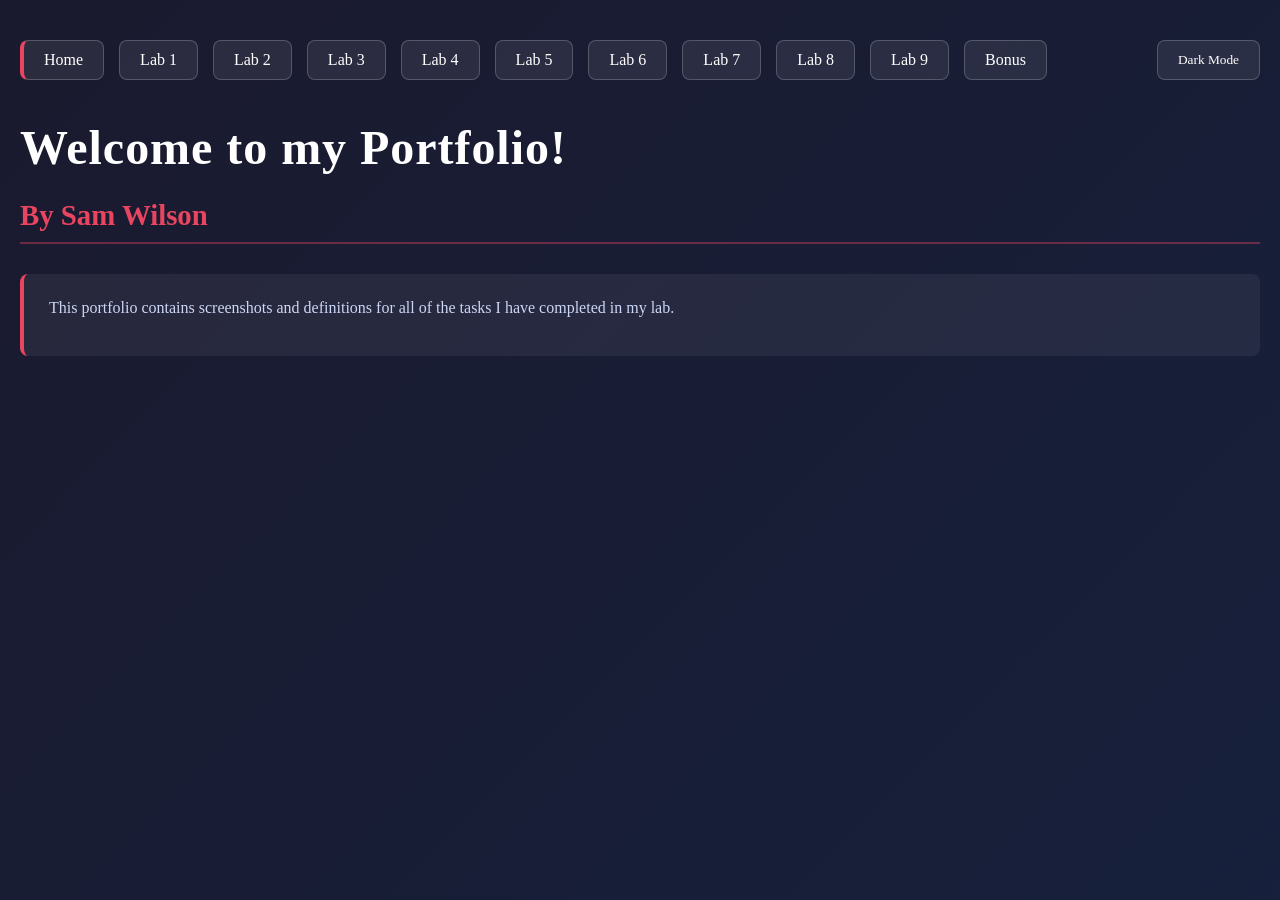
<file: index.html>
<!DOCTYPE html>
<html lang="en">
<head>
    <meta charset="UTF-8">
    <meta name="viewport" content="width=device-width, initial-scale=1.0">
    <title>Sam Wilson - Portfolio</title>
    <link rel="stylesheet" href="style.css">
</head>
<body>

    <!-- Navbar -->
    <nav class="nav">
        <a href="index.html" class="active">Home</a>
        <a href="lab1.html">Lab 1</a>
        <a href="lab2.html">Lab 2</a>
        <a href="lab3.html">Lab 3</a>
        <a href="lab4.html">Lab 4</a>
        <a href="lab5.html">Lab 5</a>
        <a href="lab6.html">Lab 6</a>
        <a href="lab7.html">Lab 7</a>
        <a href="lab8.html">Lab 8</a>
        <a href="lab9.html">Lab 9</a>
        <a href="bonus.html">Bonus</a>
        <button class="dark-toggle" id="darkToggle">Dark Mode</button>
    </nav>

    <h1>Welcome to my Portfolio!</h1>
    <h2 class="name">By Sam Wilson</h2>
    <div class="entry">
        <p class="description">This portfolio contains screenshots and definitions for all of the tasks I have completed in my lab.</p>
    </div>

    <script src="script.js"></script>
</body>
</html>
</file>
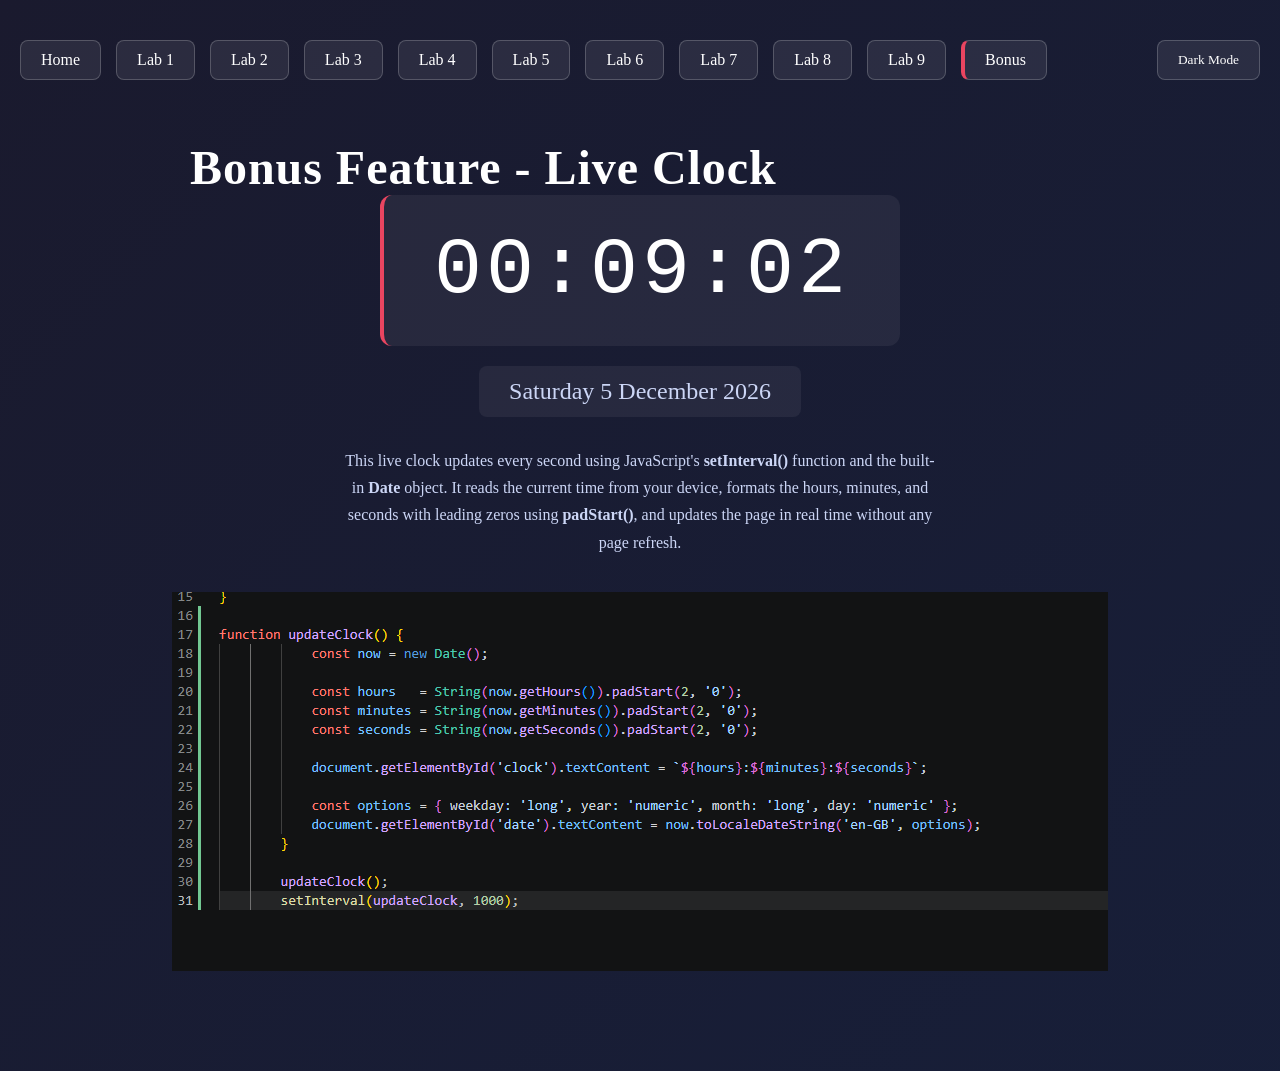
<file: bonus.html>
<!DOCTYPE html>
<html lang="en">
<head>
    <meta charset="UTF-8">
    <meta name="viewport" content="width=device-width, initial-scale=1.0">
    <title>Bonus Feature - Live Clock</title>
    <link rel="stylesheet" href="style.css">
</head>
<body>

    <nav class="nav">
        <a href="index.html">Home</a>
        <a href="lab1.html">Lab 1</a>
        <a href="lab2.html">Lab 2</a>
        <a href="lab3.html">Lab 3</a>
        <a href="lab4.html">Lab 4</a>
        <a href="lab5.html">Lab 5</a>
        <a href="lab6.html">Lab 6</a>
        <a href="lab7.html">Lab 7</a>
        <a href="lab8.html">Lab 8</a>
        <a href="lab9.html">Lab 9</a>
        <a href="bonus.html" class="active">Bonus</a>
        <button class="dark-toggle" id="darkToggle">Dark Mode</button>
    </nav>

    <div class="section">
        <h1>Bonus Feature - Live Clock</h1>

        <div class="clock-container">
            <div class="clock" id="clock">00:00:00</div>
            <div class="date" id="date"></div>
            <p class="explanation">
                This live clock updates every second using JavaScript's <strong>setInterval()</strong> function
                and the built-in <strong>Date</strong> object. It reads the current time from your device,
                formats the hours, minutes, and seconds with leading zeros using <strong>padStart()</strong>,
                and updates the page in real time without any page refresh.
            </p>
            <img src="Pictures/bonus screenshot.png" alt="clock code">
        </div>
    </div>

    <script src="script.js"></script>

</body>
</html>
</file>
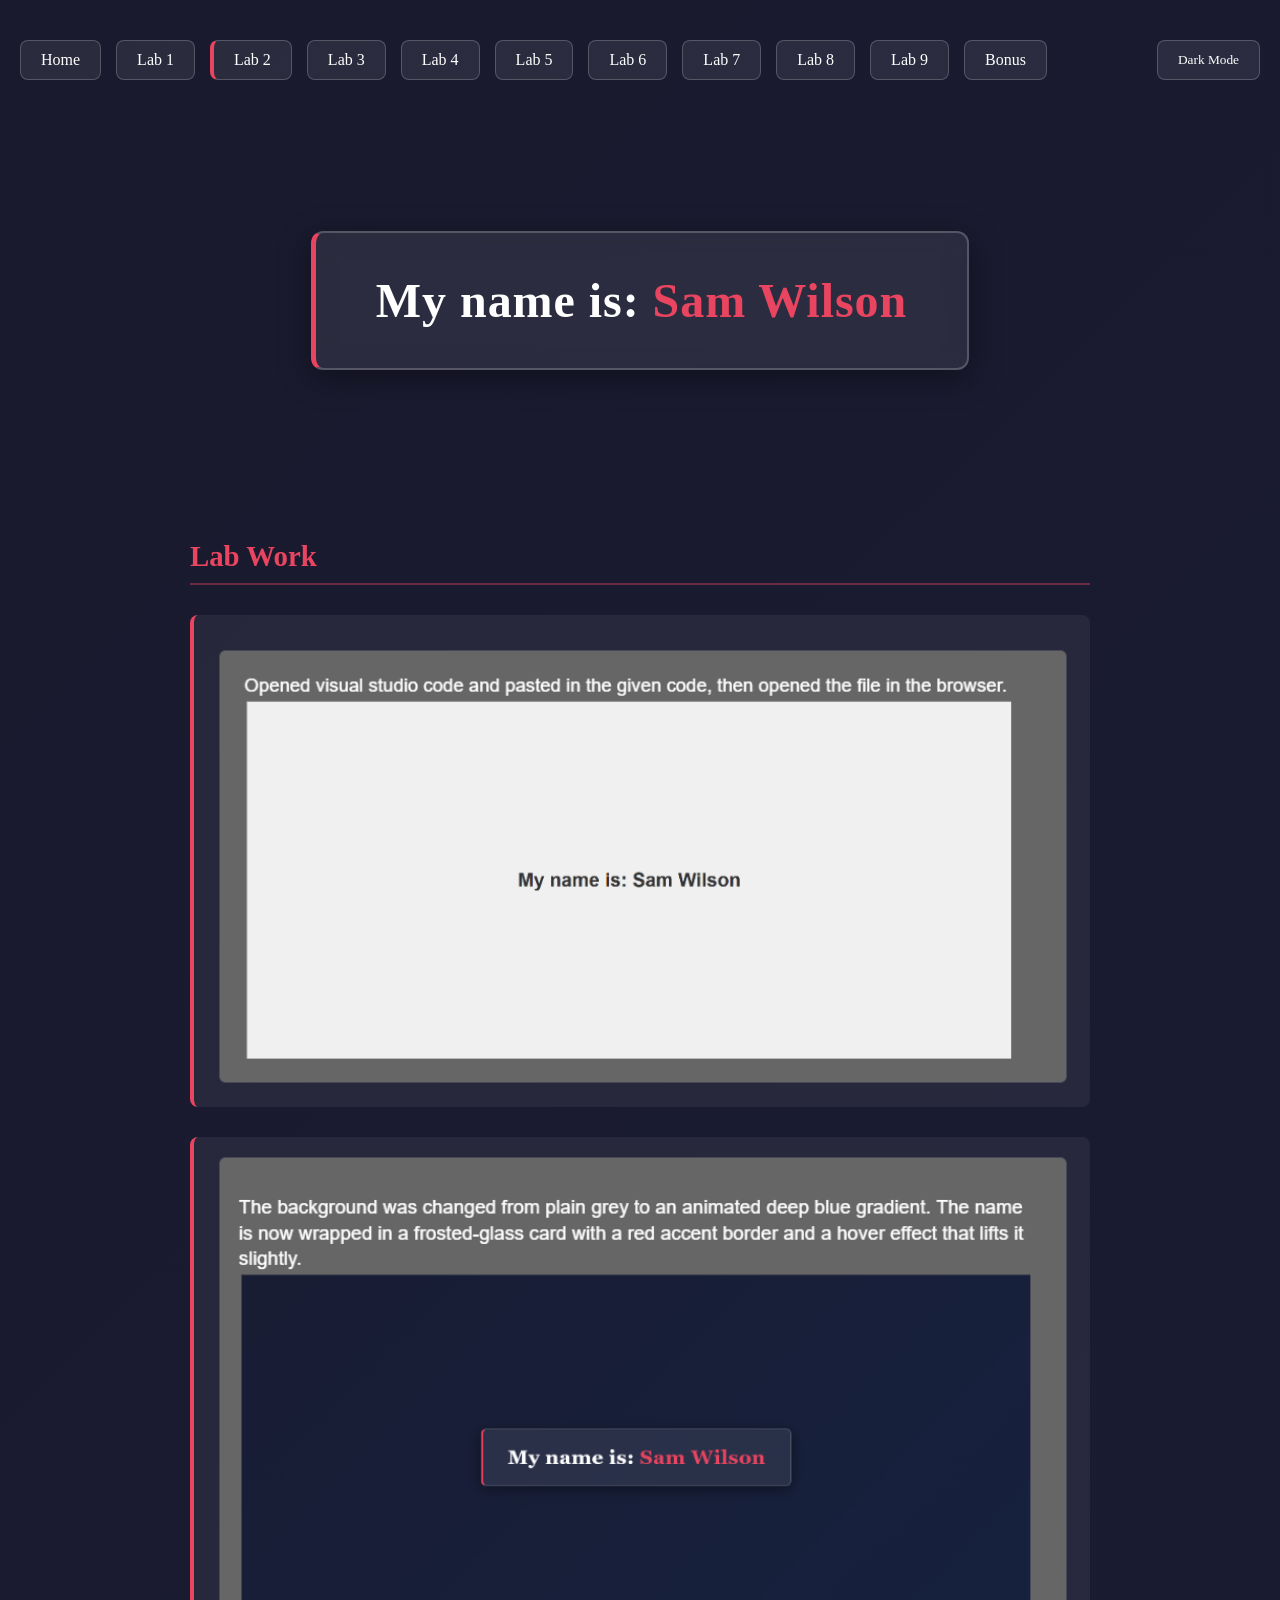
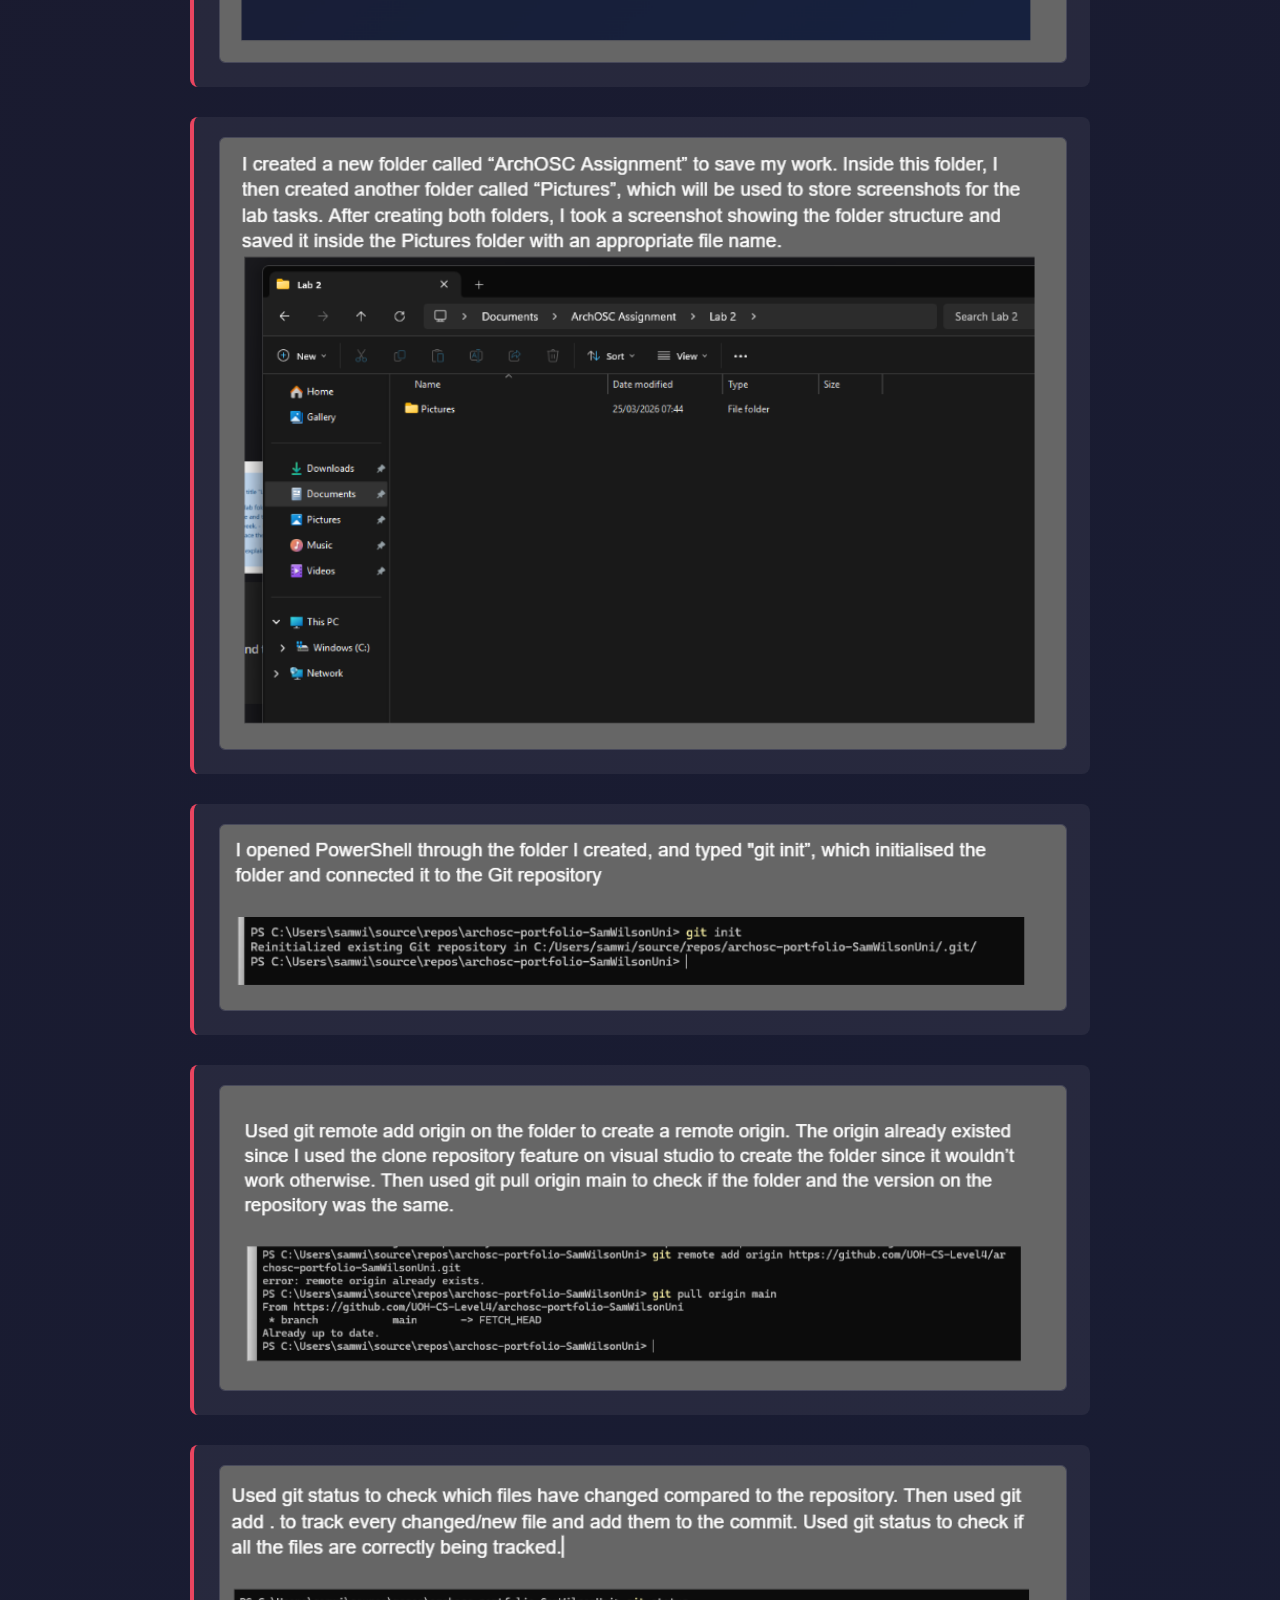
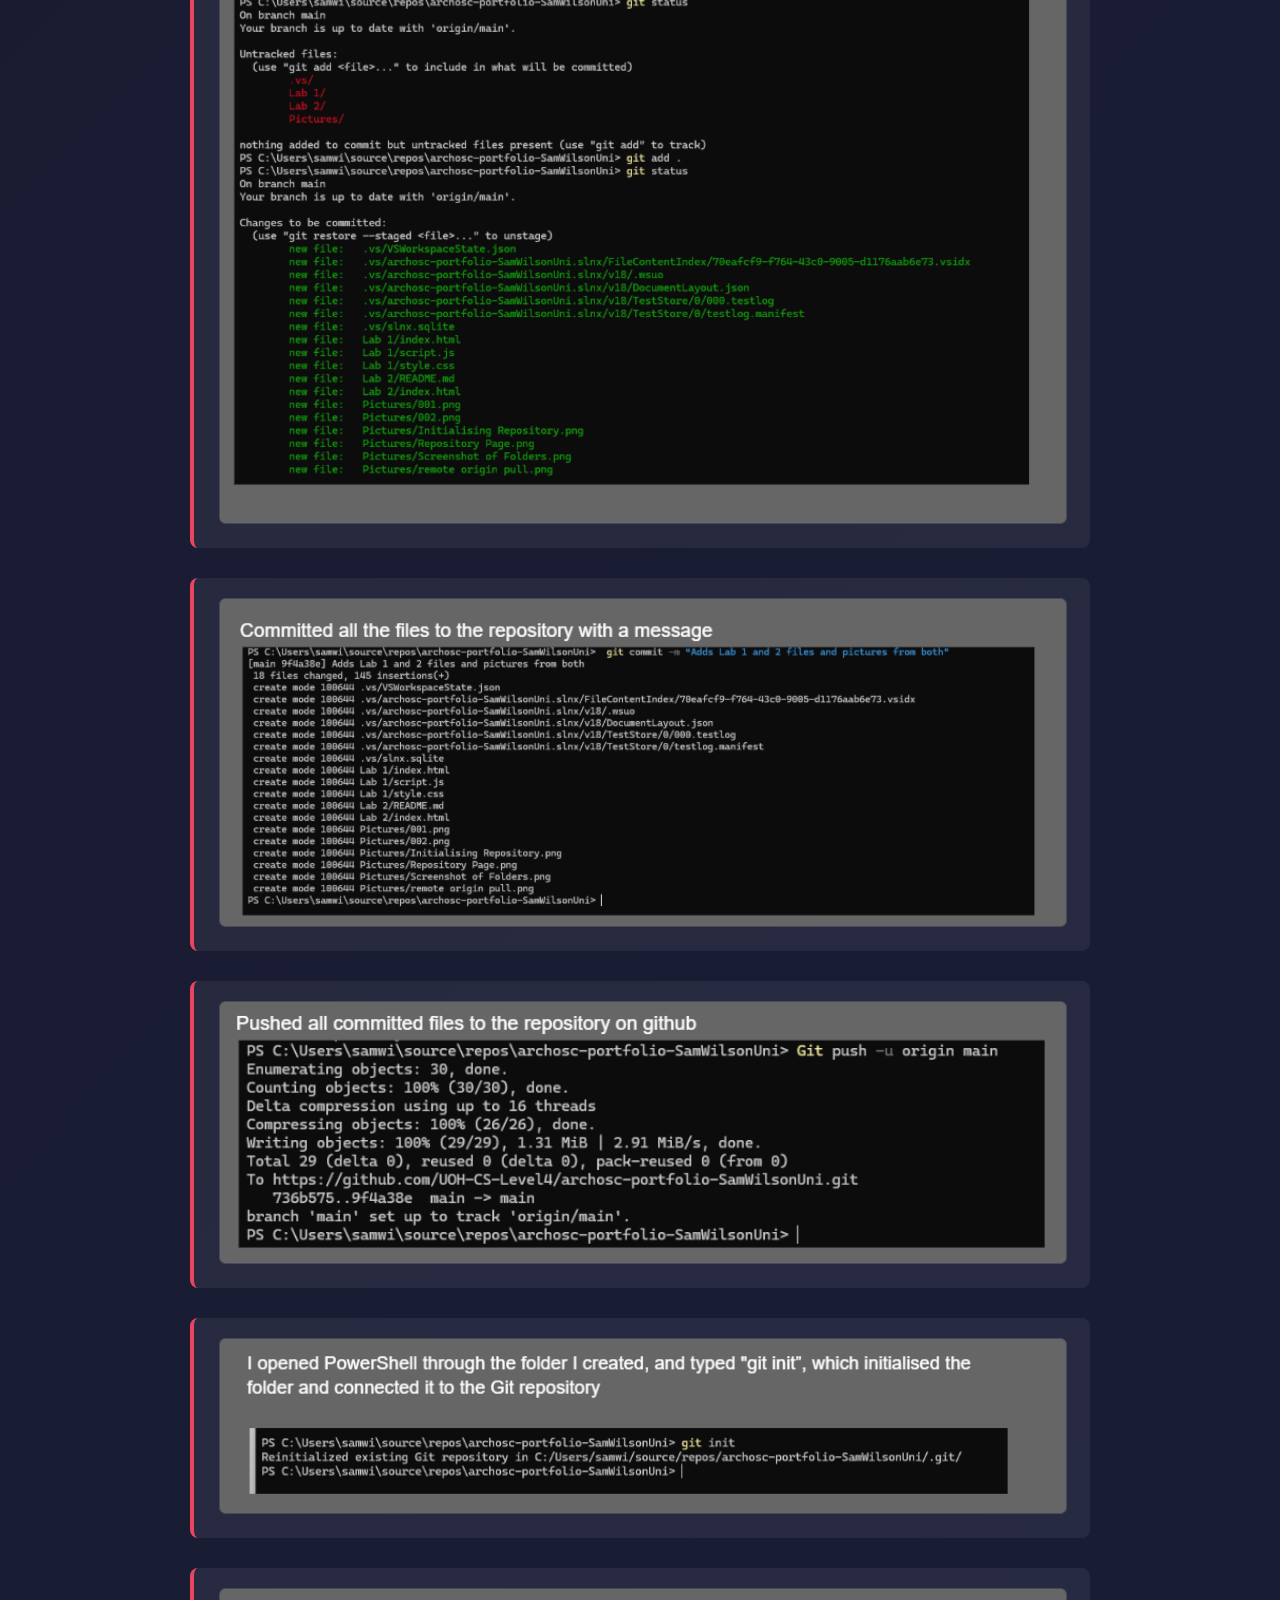
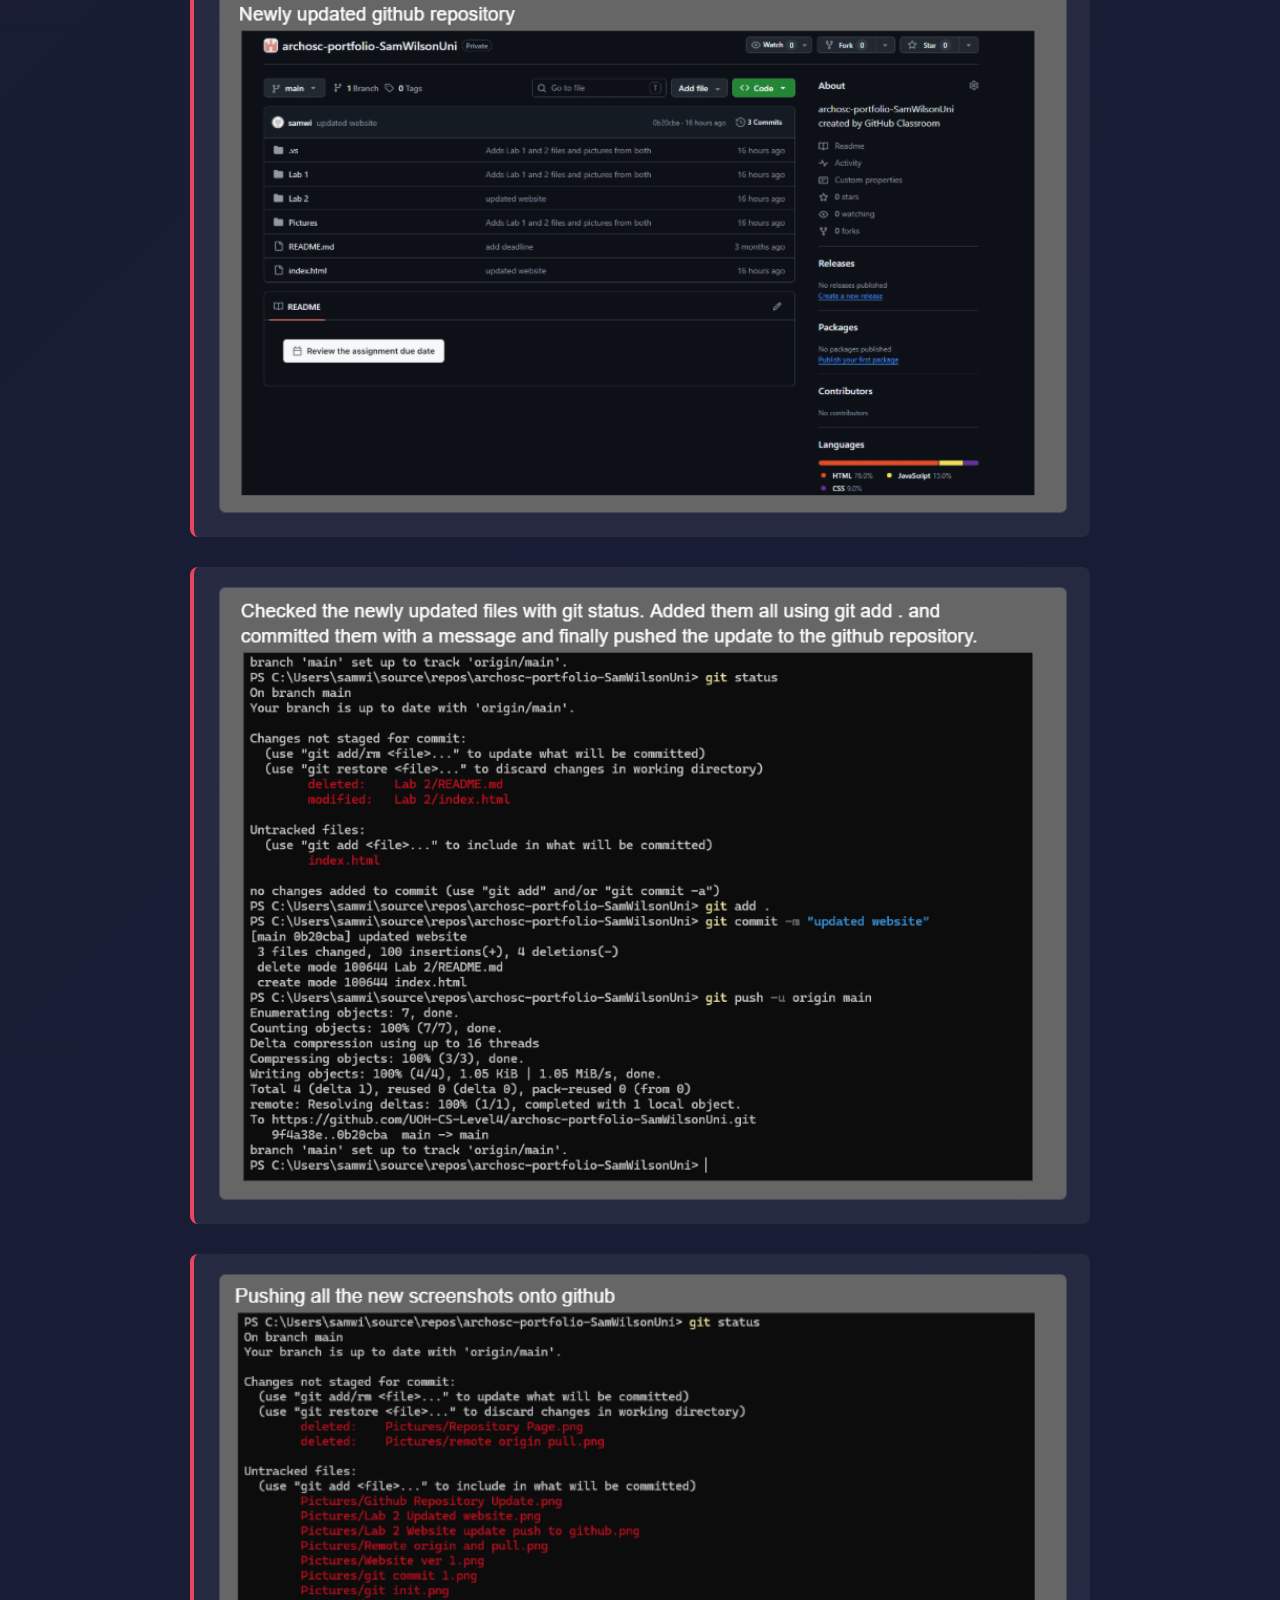
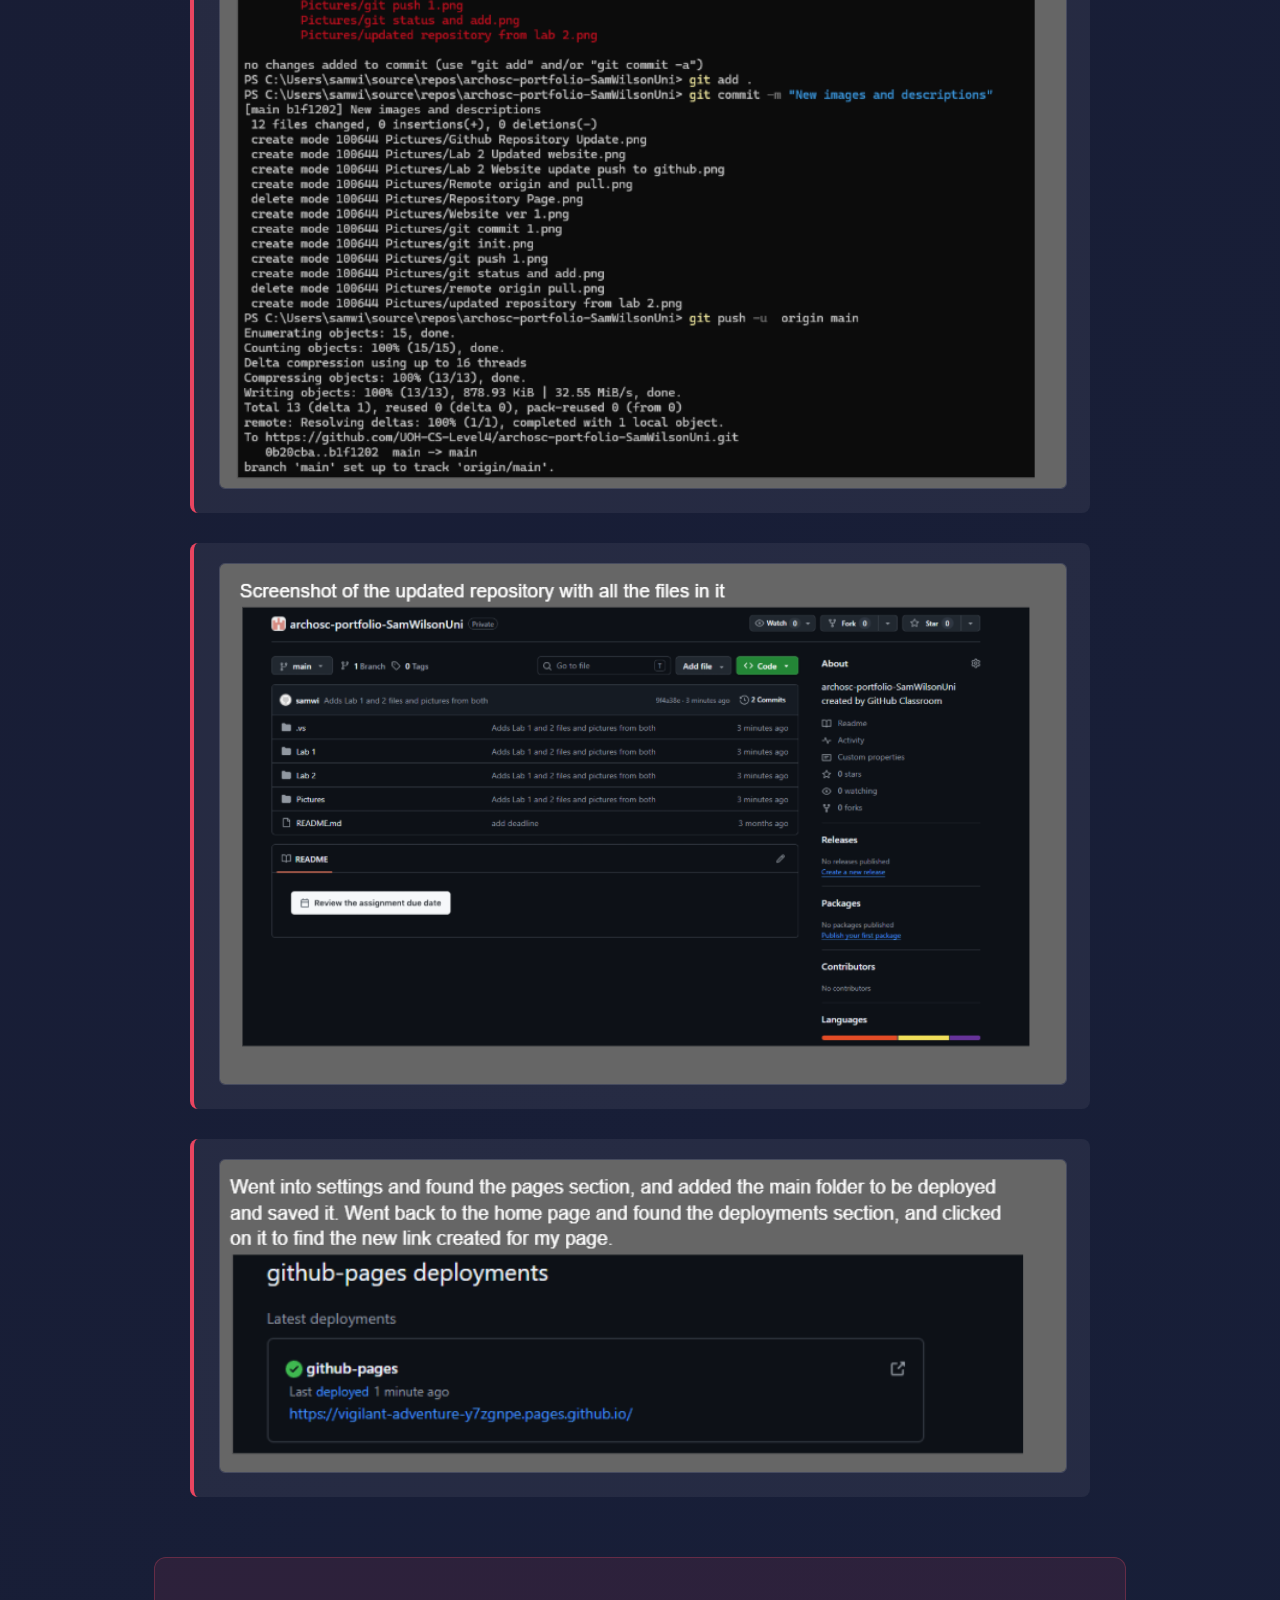
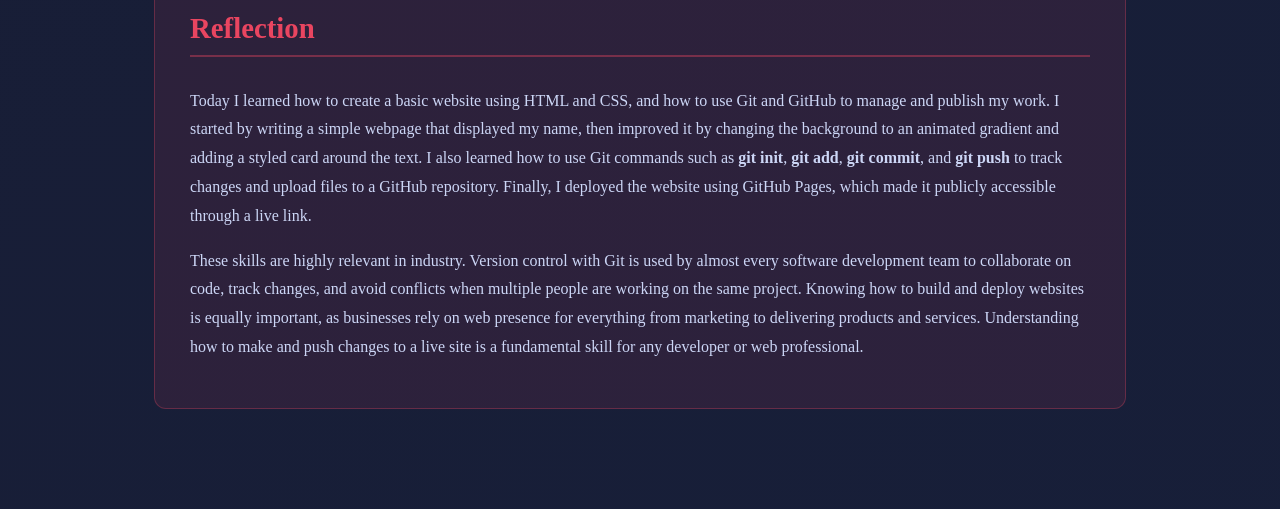
<file: lab2.html>
<!DOCTYPE html>
<html lang="en">
<head>
    <meta charset="UTF-8">
    <meta name="viewport" content="width=device-width, initial-scale=1.0">
    <title>Sam Wilson - Portfolio</title>
    <link rel="stylesheet" href="style.css">
</head>
<body>

    <!-- Navbar -->
    <nav class="nav">
        <a href="index.html">Home</a>
        <a href="lab1.html">Lab 1</a>
        <a href="lab2.html" class="active">Lab 2</a>
        <a href="lab3.html">Lab 3</a>
        <a href="lab4.html">Lab 4</a>
        <a href="lab5.html">Lab 5</a>
        <a href="lab6.html">Lab 6</a>
        <a href="lab7.html">Lab 7</a>
        <a href="lab8.html">Lab 8</a>
        <a href="lab9.html">Lab 9</a>
        <a href="bonus.html">Bonus</a>
        <button class="dark-toggle" id="darkToggle">Dark Mode</button>
    </nav>

    <!-- Name Card -->
    <div class="hero">
        <div class="card">
            <h1>My name is: <span>Sam Wilson</span></h1>
        </div>
    </div>

    <!-- Lab Work Section -->
    <div class="section">
        <h2>Lab Work</h2>

        <div class="entry">
            <p></p>
            <img src="Pictures/Website ver 1.png" alt="Website version 1">
        </div>

        <div class="entry">
        
            <img src="Pictures/Lab 2 Updated website.png" alt="Lab 2 updated website">
        </div>

        <div class="entry">
            
            <img src="Pictures/Screenshot of Folders.png" alt="Screenshot of folders">
        </div>

        <div class="entry">
            
            <img src="Pictures/git init.png" alt="Git init">
        </div>

        <div class="entry">
           
            <img src="Pictures/Remote origin and pull.png" alt="Remote origin and pull">
        </div>

        <div class="entry">
            
            <img src="Pictures/git status and add.png" alt="Git status and add">
        </div>

        <div class="entry">
            
            <img src="Pictures/git commit 1.png" alt="Git commit">
        </div>

        <div class="entry">
           
            <img src="Pictures/git push 1.png" alt="Git push">
        </div>

        <div class="entry">
          
            <img src="Pictures/Initialising Repository.png" alt="Initialising repository">
        </div>

        <div class="entry">
            
            <img src="Pictures/Github Repository Update.png" alt="Github repository update">
        </div>

        <div class="entry">
           
            <img src="Pictures/Lab 2 Website update push to github.png" alt="Lab 2 website update push to github">
        </div>

        <div class="entry">
           
            <img src="Pictures/Pushing all the new lab 2 screenshots.png" alt="Pushing all new lab 2 screenshots">
        </div>

        <div class="entry">
            
            <img src="Pictures/updated repository from lab 2.png" alt="Updated repository from lab 2">
        </div>

        <div class="entry">
           
            <img src="Pictures/Deployed website link.png" alt="Deployed website link">
        </div>

    </div>

    <!-- Reflection Section -->
    <div class="reflection">
        <h2>Reflection</h2>
        <p>
            Today I learned how to create a basic website using HTML and CSS, and how to use Git and GitHub to manage and publish my work. I started by writing a simple webpage that displayed my name, then improved it by changing the background to an animated gradient and adding a styled card around the text. I also learned how to use Git commands such as <strong>git init</strong>, <strong>git add</strong>, <strong>git commit</strong>, and <strong>git push</strong> to track changes and upload files to a GitHub repository. Finally, I deployed the website using GitHub Pages, which made it publicly accessible through a live link.
        </p>
        <p>
            These skills are highly relevant in industry. Version control with Git is used by almost every software development team to collaborate on code, track changes, and avoid conflicts when multiple people are working on the same project. Knowing how to build and deploy websites is equally important, as businesses rely on web presence for everything from marketing to delivering products and services. Understanding how to make and push changes to a live site is a fundamental skill for any developer or web professional.
        </p>
    </div>
    <script src="script.js"></script>
</body>
</html>
</file>
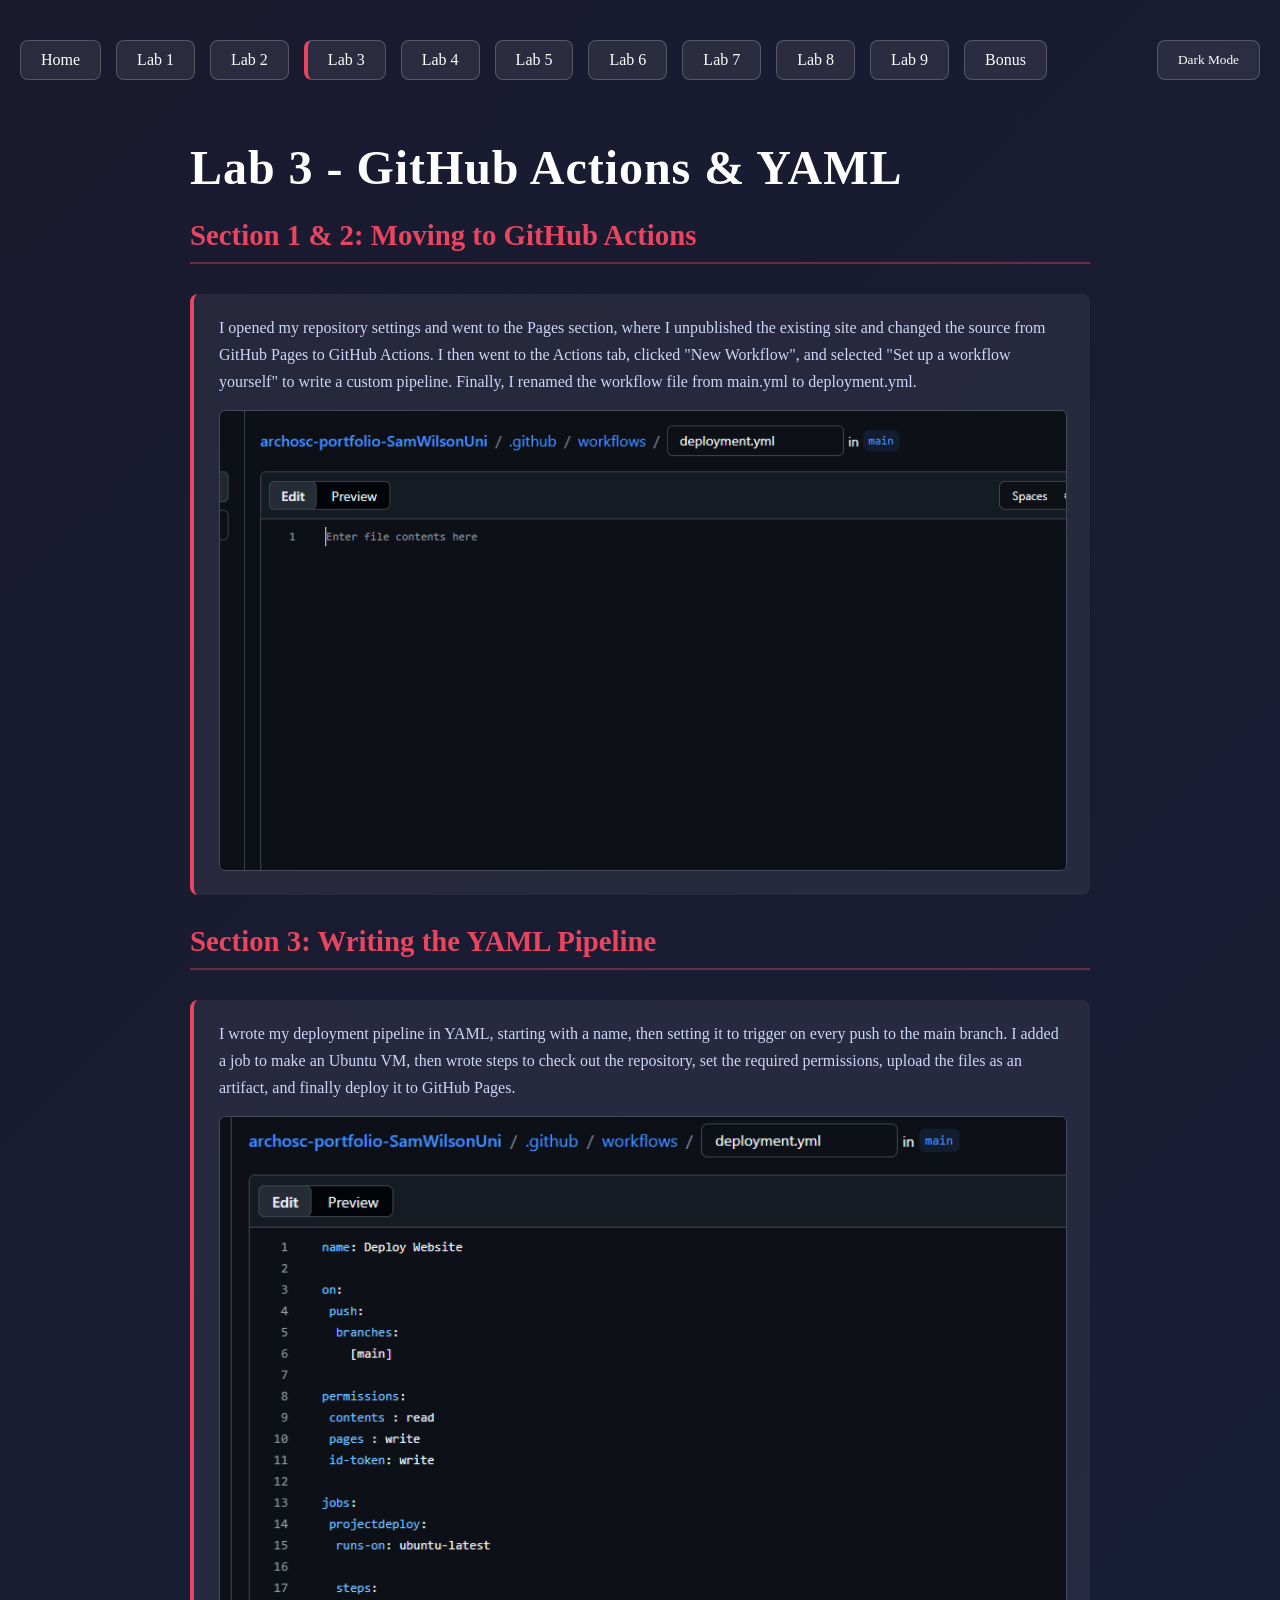
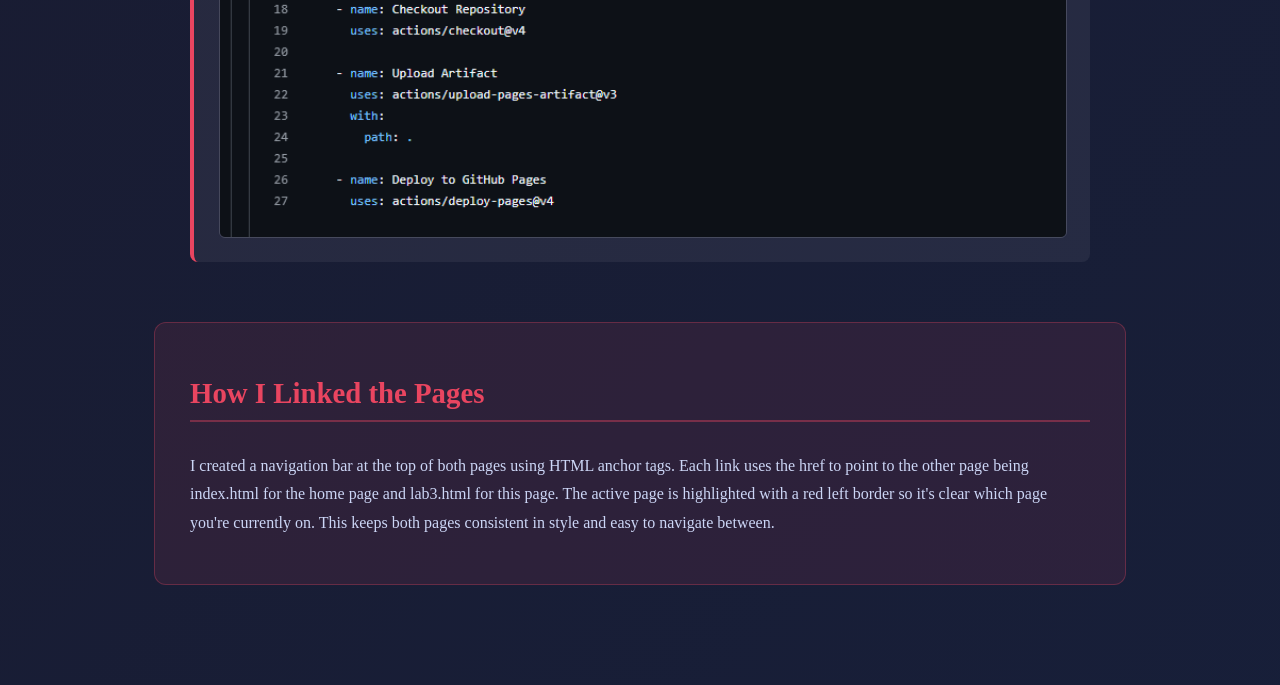
<file: lab3.html>
<!DOCTYPE html>
<html lang="en">
<head>
    <meta charset="UTF-8">
    <meta name="viewport" content="width=device-width, initial-scale=1.0">
    <title>Lab 3 - GitHub Actions & YAML</title>
   <link rel="stylesheet" href="style.css">

</head>
<body>

    <nav class="nav">
        <a href="index.html">Home</a>
        <a href="lab1.html">Lab 1</a>
        <a href="lab2.html">Lab 2</a>
        <a href="lab3.html" class="active">Lab 3</a>
        <a href="lab4.html">Lab 4</a>
        <a href="lab5.html">Lab 5</a>
        <a href="lab6.html">Lab 6</a>
        <a href="lab7.html">Lab 7</a>
        <a href="lab8.html">Lab 8</a>
        <a href="lab9.html">Lab 9</a>
        <a href="bonus.html">Bonus</a>
        <button class="dark-toggle" id="darkToggle">Dark Mode</button>
    </nav>

    <div class="section">
        <h1>Lab 3 - GitHub Actions & YAML</h1>

        <h2>Section 1 & 2: Moving to GitHub Actions</h2>

        <div class="entry">
            <p>I opened my repository settings and went to the Pages section, where I unpublished the existing site and changed the source from GitHub Pages to GitHub Actions. I then went to the Actions tab, clicked "New Workflow", and selected "Set up a workflow yourself" to write a custom pipeline. Finally, I renamed the workflow file from main.yml to deployment.yml.</p>
            <img src="Pictures/renamed empty yaml file.png" alt="Renamed empty YAML file">
        </div>

        <h2>Section 3: Writing the YAML Pipeline</h2>

        <div class="entry">
            <p>I wrote my deployment pipeline in YAML, starting with a name, then setting it to trigger on every push to the main branch. I added a job to make an Ubuntu VM, then wrote steps to check out the repository, set the required permissions, upload the files as an artifact, and finally deploy it to GitHub Pages.</p>
            <img src="Pictures/completed YAML.png" alt="Completed YAML pipeline">
        </div>
    </div>

    <div class="reflection">
        <h2>How I Linked the Pages</h2>
        <p>I created a navigation bar at the top of both pages using HTML anchor tags. Each link uses the href to point to the other page being index.html for the home page and lab3.html for this page. The active page is highlighted with a red left border so it's clear which page you're currently on. This keeps both pages consistent in style and easy to navigate between.</p>
    </div>
    <script src="script.js"></script>
</body>
</html>
</file>
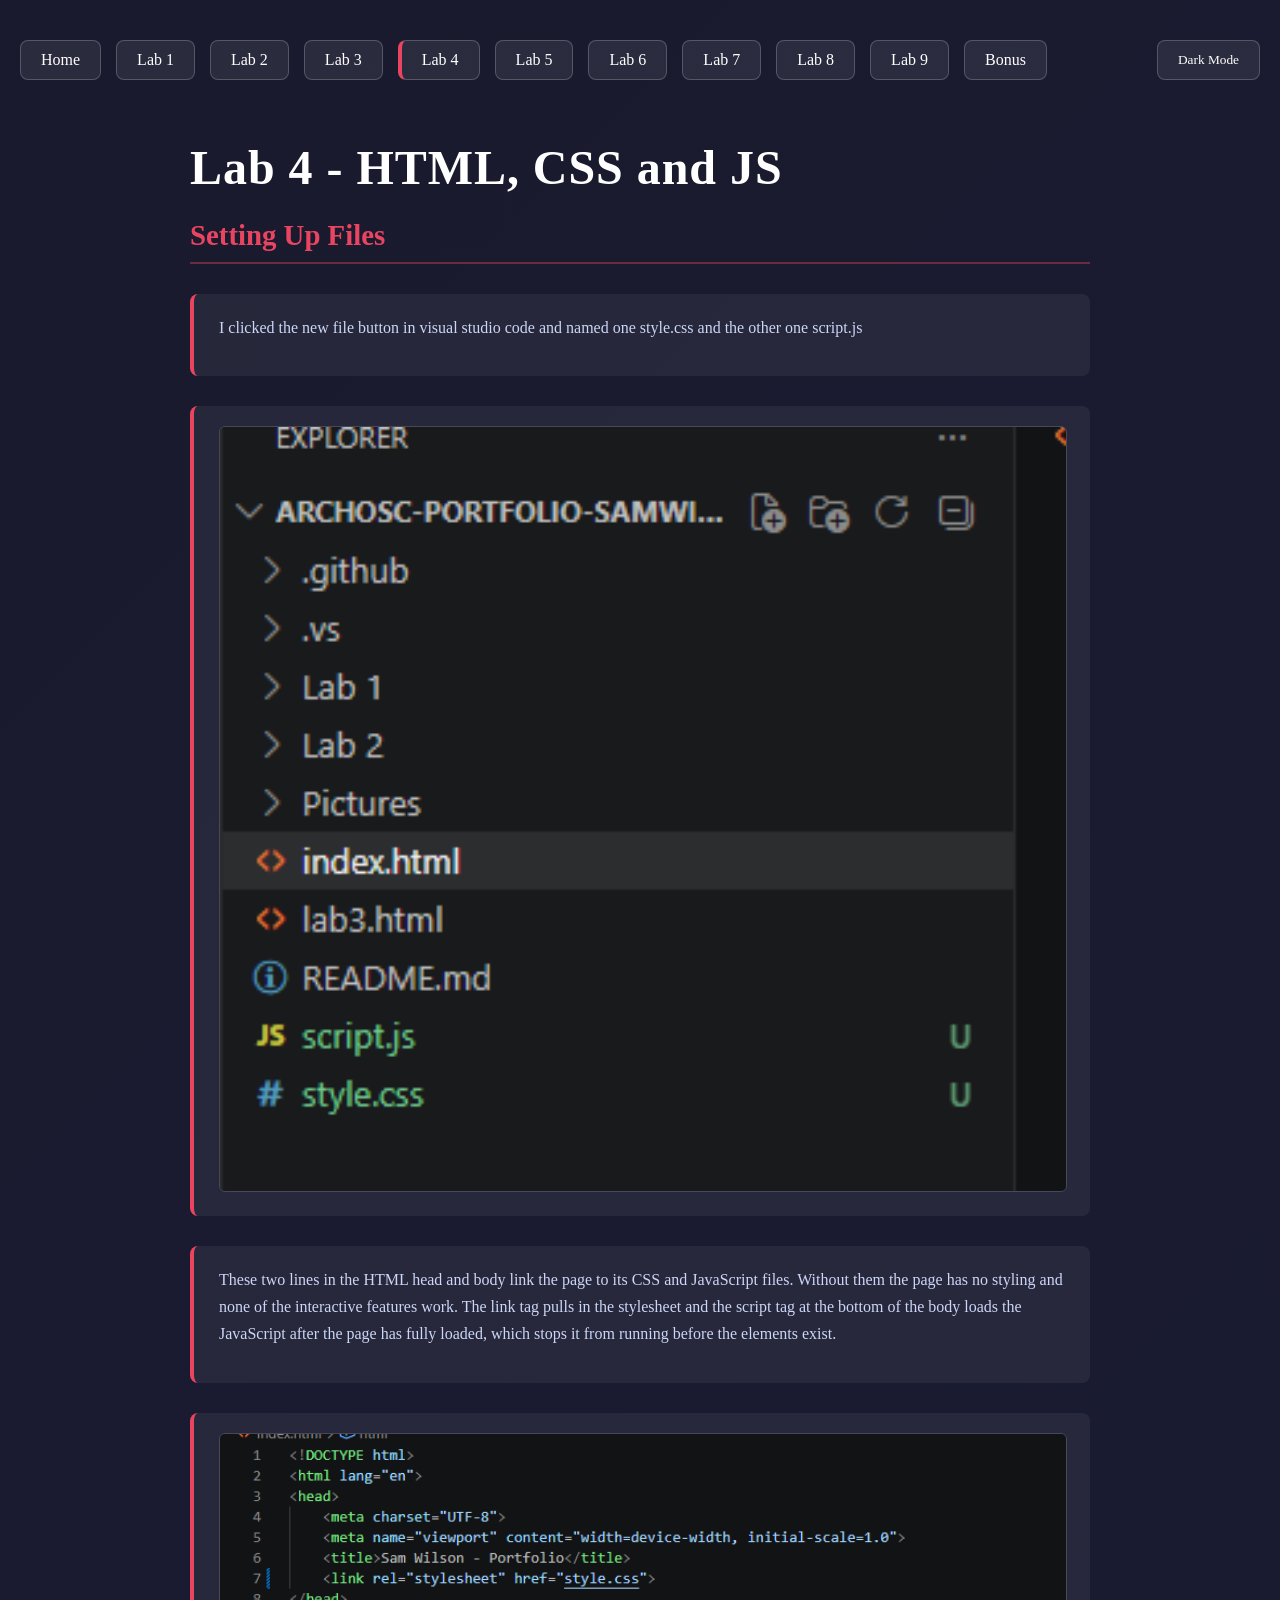
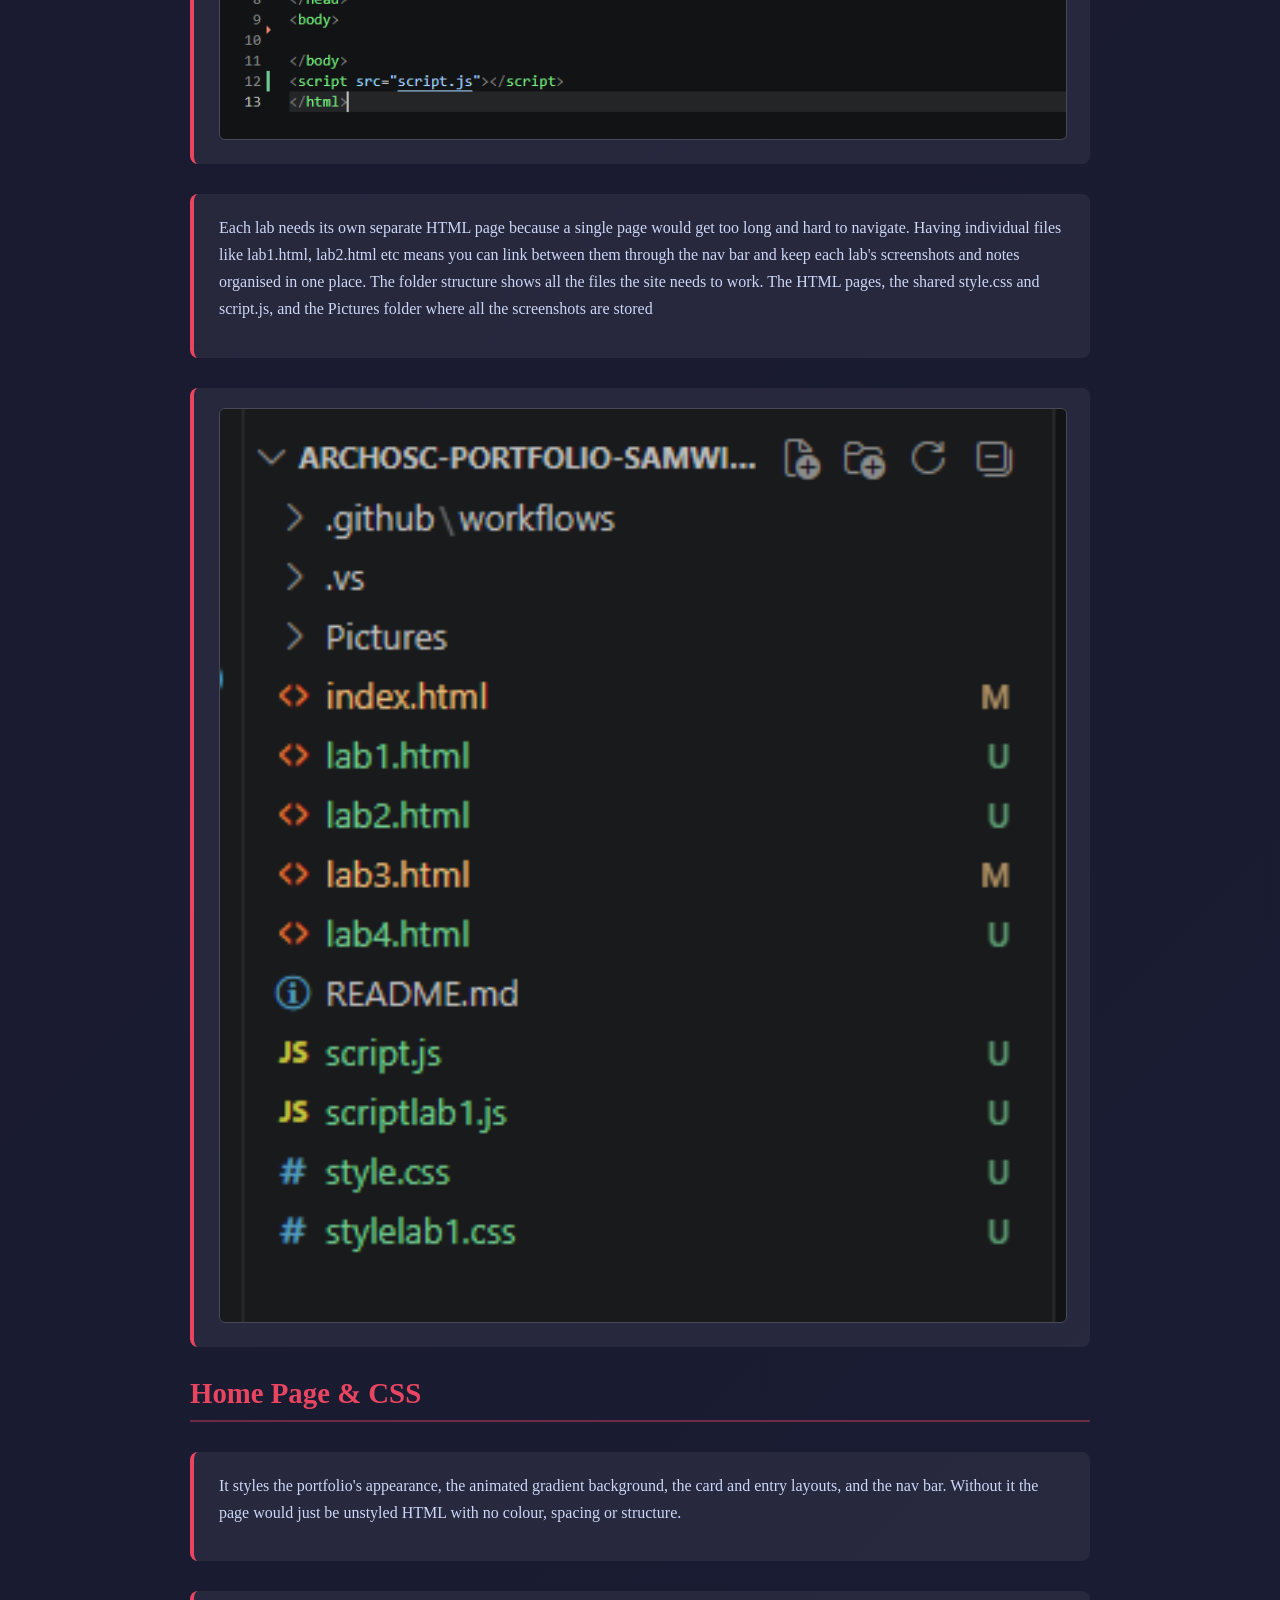
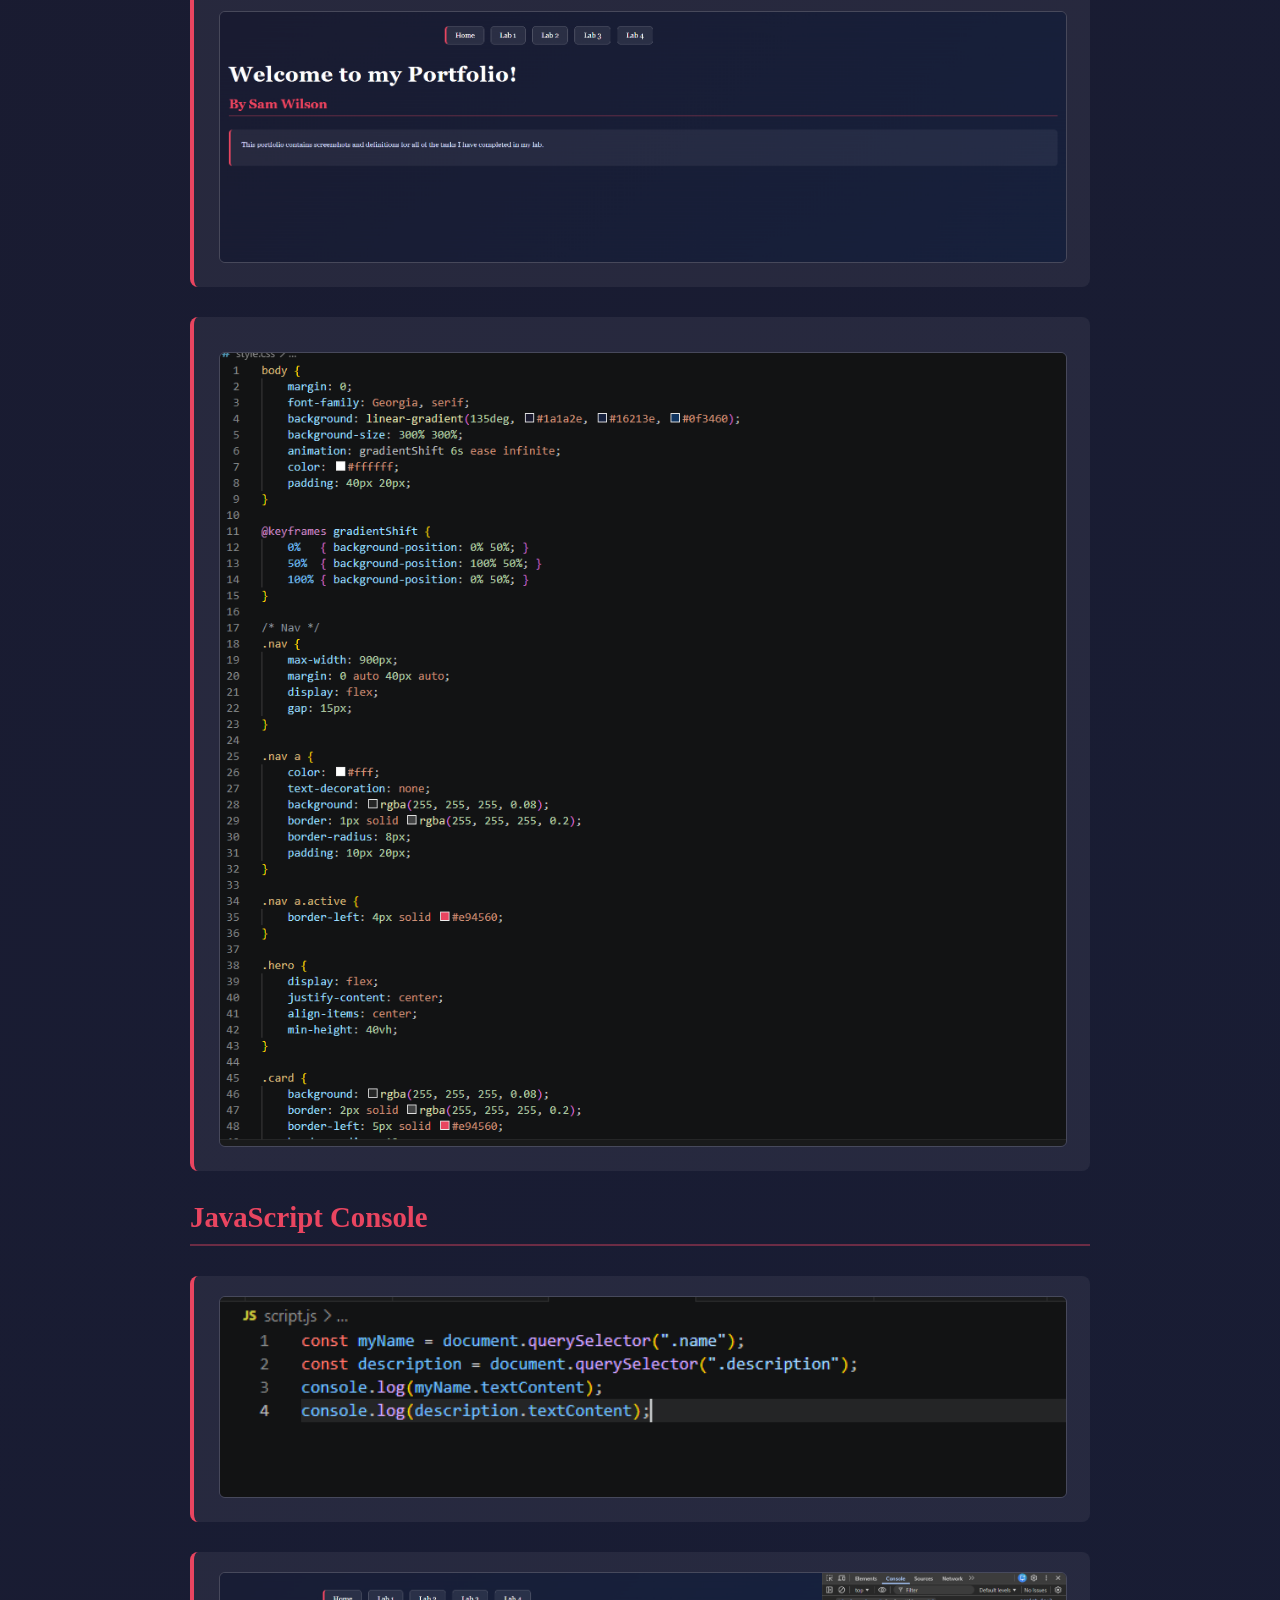
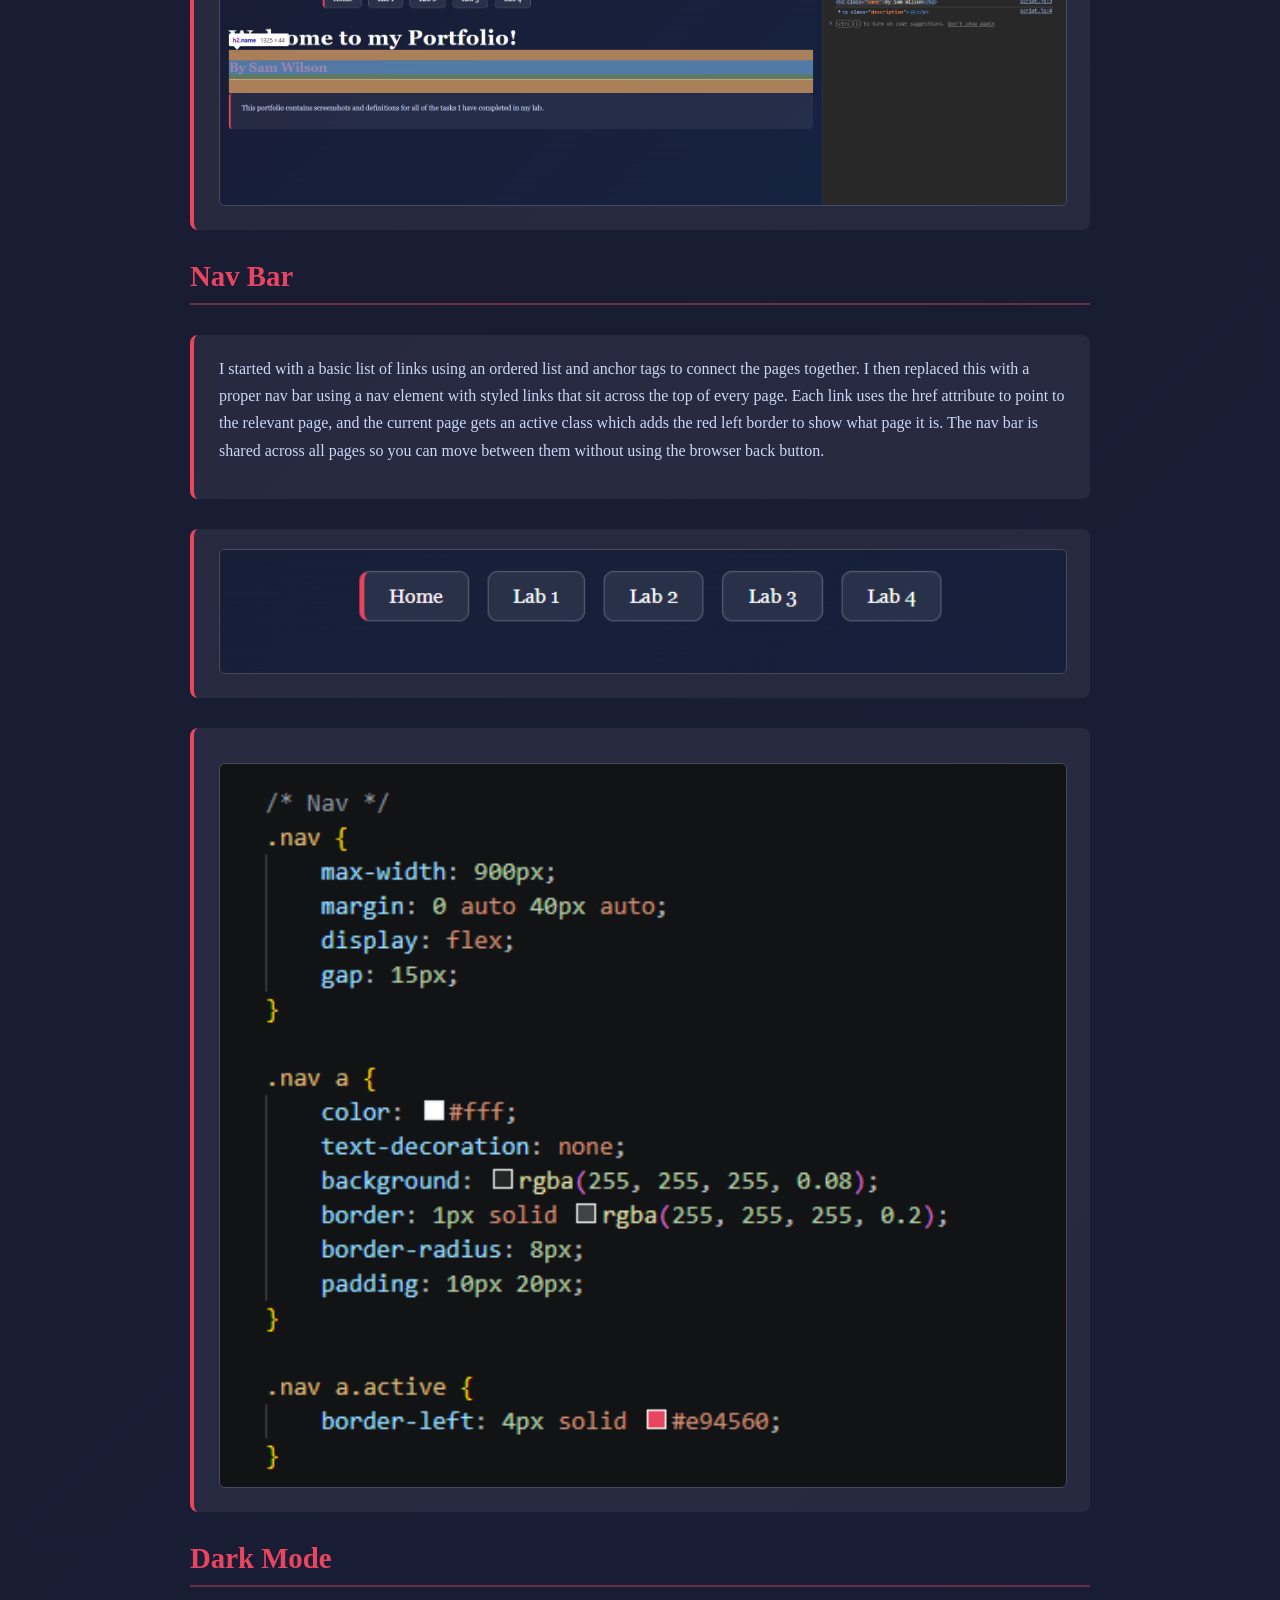
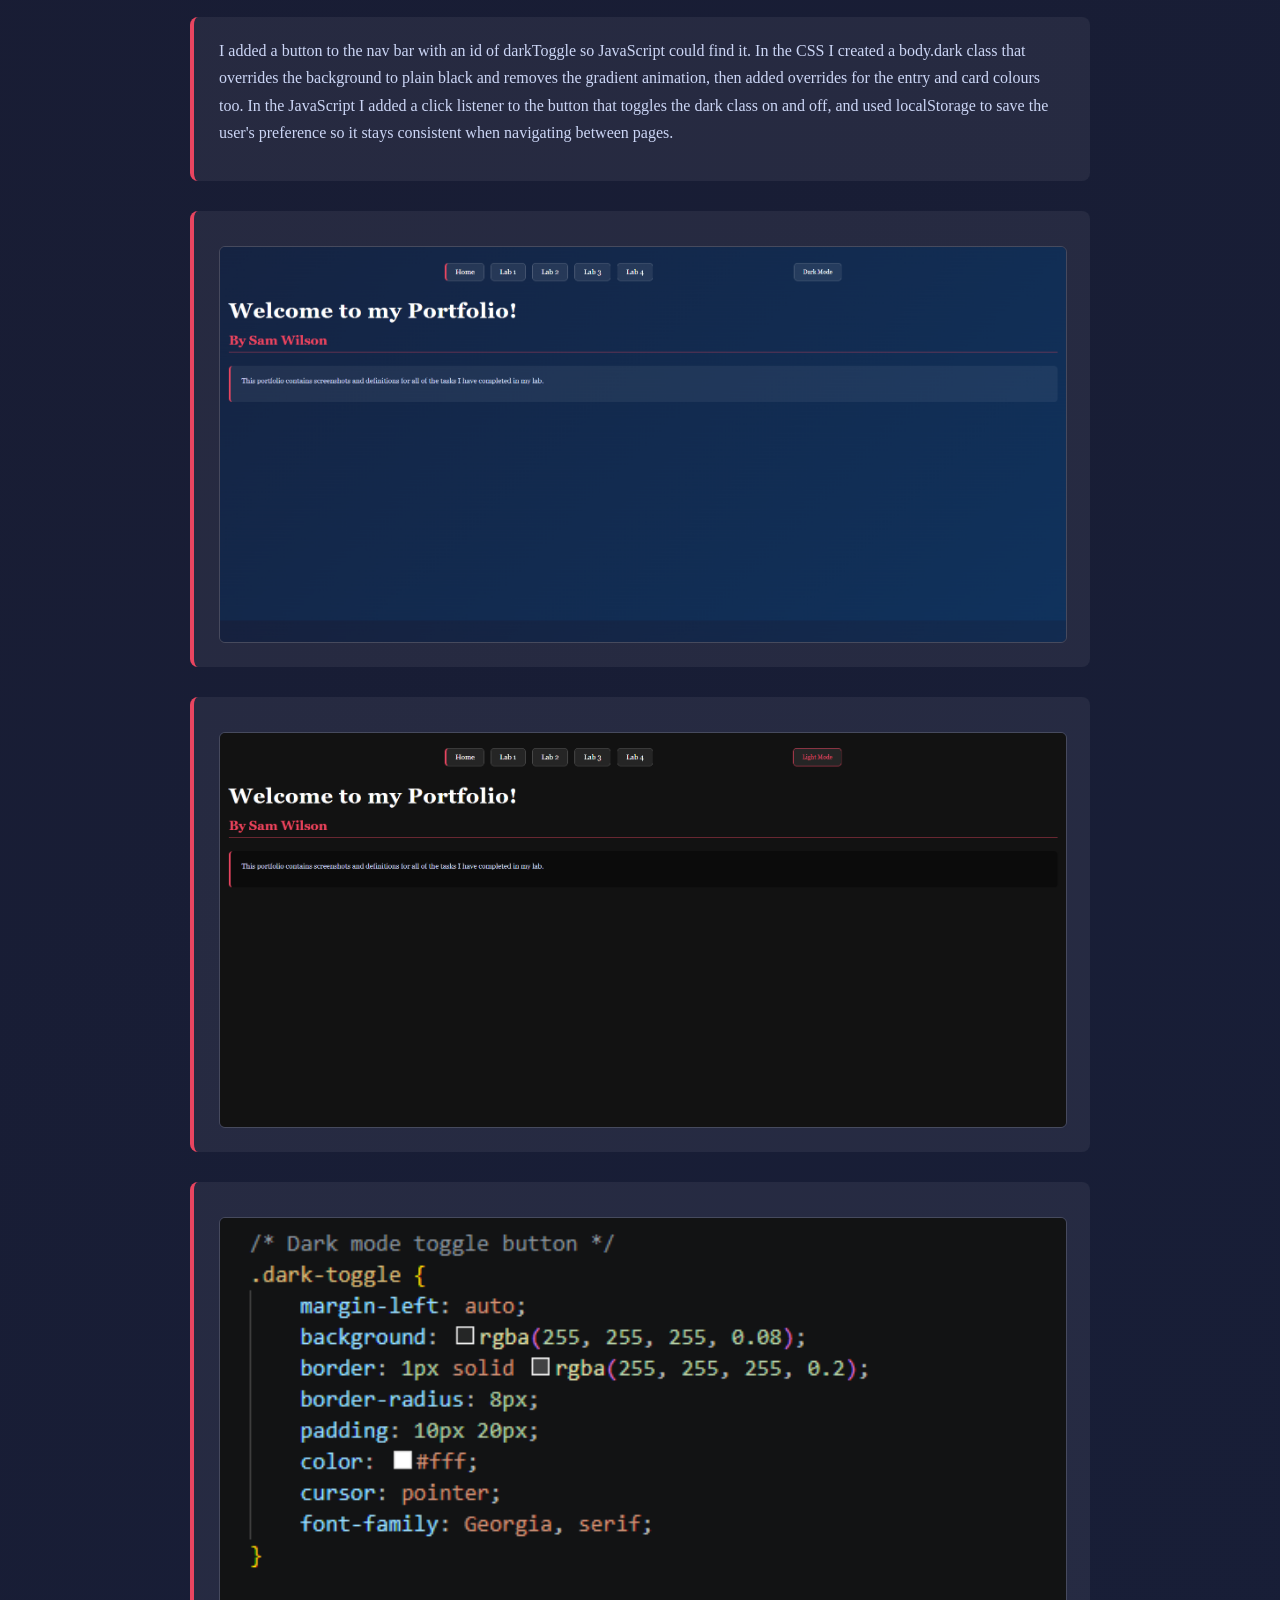
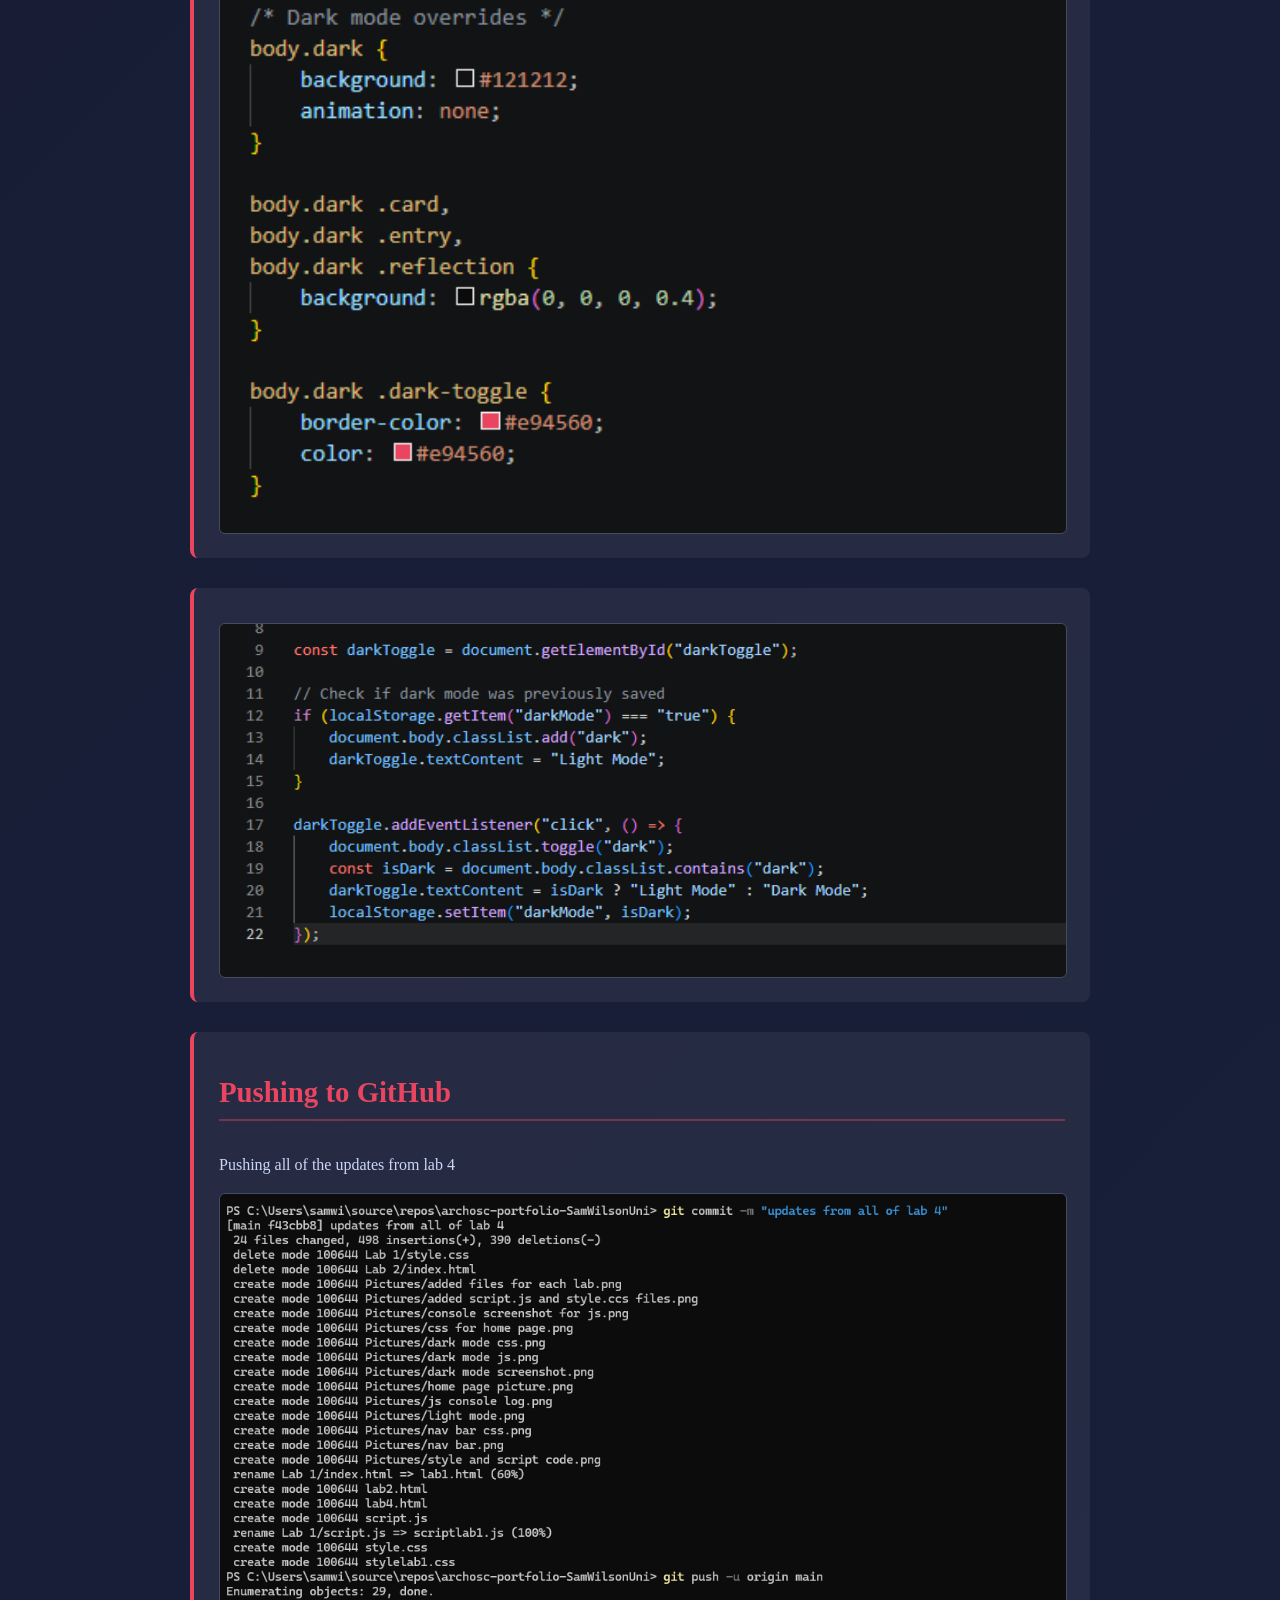
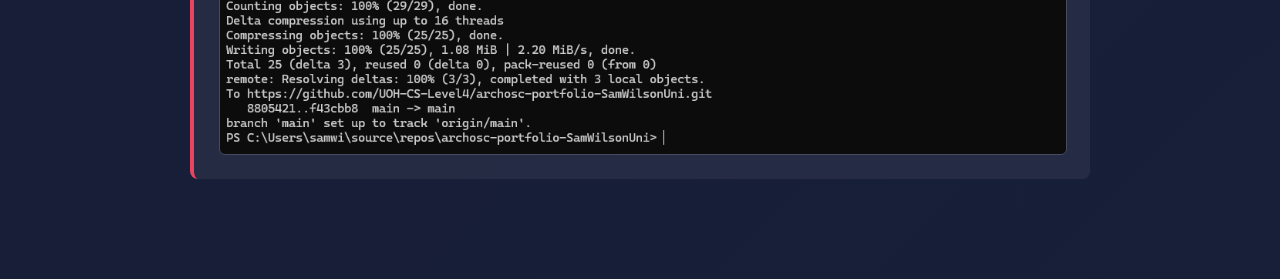
<file: lab4.html>
<!DOCTYPE html>
<html lang="en">
<head>
    <meta charset="UTF-8">
    <meta name="viewport" content="width=device-width, initial-scale=1.0">
    <title>Lab 4 - HTML, CSS and JS</title>
    <link rel="stylesheet" href="style.css">
</head>
<body>

    <nav class="nav">
        <a href="index.html">Home</a>
        <a href="lab1.html">Lab 1</a>
        <a href="lab2.html">Lab 2</a>
        <a href="lab3.html">Lab 3</a>
        <a href="lab4.html" class="active">Lab 4</a>
        <a href="lab5.html">Lab 5</a>
        <a href="lab6.html">Lab 6</a>
        <a href="lab7.html">Lab 7</a>
        <a href="lab8.html">Lab 8</a>
        <a href="lab9.html">Lab 9</a>
        <a href="bonus.html">Bonus</a>
        <button class="dark-toggle" id="darkToggle">Dark Mode</button>
    </nav>

    <div class="section">
        <h1>Lab 4 - HTML, CSS and JS</h1>

        <h2>Setting Up Files</h2>

        <div class="entry">
            <p>I clicked the new file button in visual studio code and named one style.css and the other one script.js</p>
        </div>
        <div class="entry">
            <img src="Pictures/added script.js and style.ccs files.png" alt="Added script.js and style.css files">
        </div>

        <div class="entry">
            <p>These two lines in the HTML head and body link the page to its CSS and JavaScript files. Without them the page has no styling and none of the interactive features work. The link tag pulls in the stylesheet and the script tag at the bottom of the body loads the JavaScript after the page has fully loaded, which stops it from running before the elements exist.</p>
        </div>
        <div class="entry">
            <img src="Pictures/style and script code.png" alt="Style and script code">
        </div>

        <div class="entry">
            <p>Each lab needs its own separate HTML page because a single page would get too long and hard to navigate. Having individual files like lab1.html, lab2.html etc means you can link between them through the nav bar and keep each lab's screenshots and notes organised in one place. The folder structure shows all the files the site needs to work. The HTML pages, the shared style.css and script.js, and the Pictures folder where all the screenshots are stored  </p>
        </div>
        <div class="entry">
            <img src="Pictures/added files for each lab.png" alt="Added files for each lab">
        </div>

        <h2>Home Page & CSS</h2>

        <div class="entry">
            <p>It styles the portfolio's appearance, the animated gradient background, the card and entry layouts, and the nav bar. Without it the page would just be unstyled HTML with no colour, spacing or structure.</p>
        </div>
        <div class="entry">
            <img src="Pictures/home page picture.png" alt="Home page">
        </div>

    
        <div class="entry">
            <p></p>
            <img src="Pictures/css for home page.png" alt="CSS for home page">
        </div>

        <h2>JavaScript Console</h2>
        <div class="entry">
            <img src="Pictures/js console log.png" alt="JS console log">
        </div>

        <div class="entry">
            <img src="Pictures/console screenshot for js.png" alt="Console screenshot">
        </div>

        <h2>Nav Bar</h2>
        <div class="entry">
            <p>I started with a basic list of links using an ordered list and anchor tags to connect the pages together. I then replaced this with a proper nav bar using a nav element with styled links that sit across the top of every page. Each link uses the href attribute to point to the relevant page, and the current page gets an active class which adds the red left border to show what page it is. The nav bar is shared across all pages so you can move between them without using the browser back button.</p>
        </div>
        <div class="entry">
            <img src="Pictures/nav bar.png" alt="Nav bar screenshot">
        </div>

        <div class="entry">
            <p></p>
            <img src="Pictures/nav bar css.png" alt="Nav bar CSS">
        </div>


        <h2>Dark Mode</h2>
        <div class="entry">
            <p>I added a button to the nav bar with an id of darkToggle so JavaScript could find it. In the CSS I created a body.dark class that overrides the background to plain black and removes the gradient animation, then added overrides for the entry and card colours too. In the JavaScript I added a click listener to the button that toggles the dark class on and off, and used localStorage to save the user's preference so it stays consistent when navigating between pages.</p>
        </div>
        <div class="entry">
            <p></p>
            <img src="Pictures/light mode.png" alt="Light mode screenshot">
        </div>

        <div class="entry">
            <p></p>
            <img src="Pictures/dark mode screenshot.png" alt="Dark mode screenshot">
        </div>

        <div class="entry">
            <p></p>
            <img src="Pictures/dark mode css.png" alt="Dark mode CSS">
        </div>

        <div class="entry">
            <p></p>
            <img src="Pictures/dark mode js.png" alt="Dark mode JS">
        </div>

        <div class="entry">
        <h2>Pushing to GitHub</h2>
        <p>Pushing all of the updates from lab 4</p>
        <img src="Pictures/lab 4 pushing.png" alt="Dark mode JS">
        </div>
    </div>


    <script src="script.js"></script>
</body>
</html>
</file>
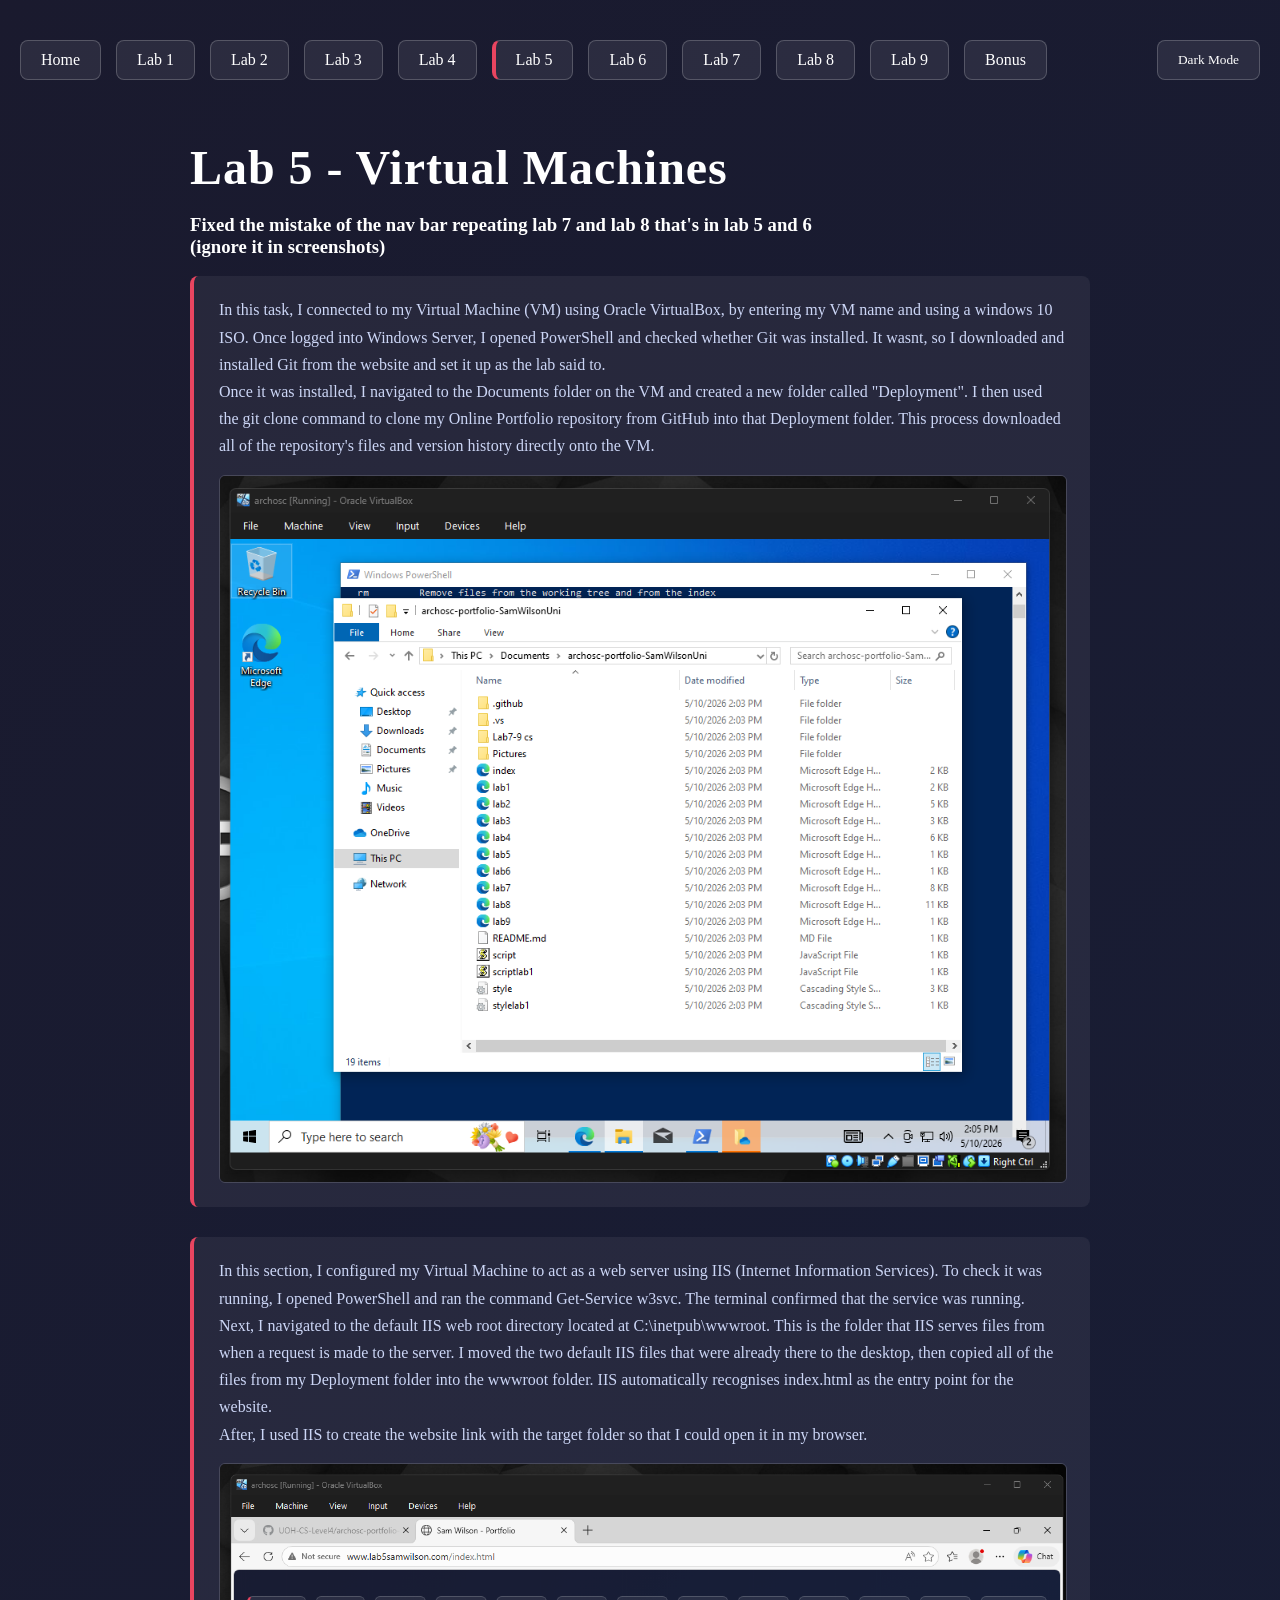
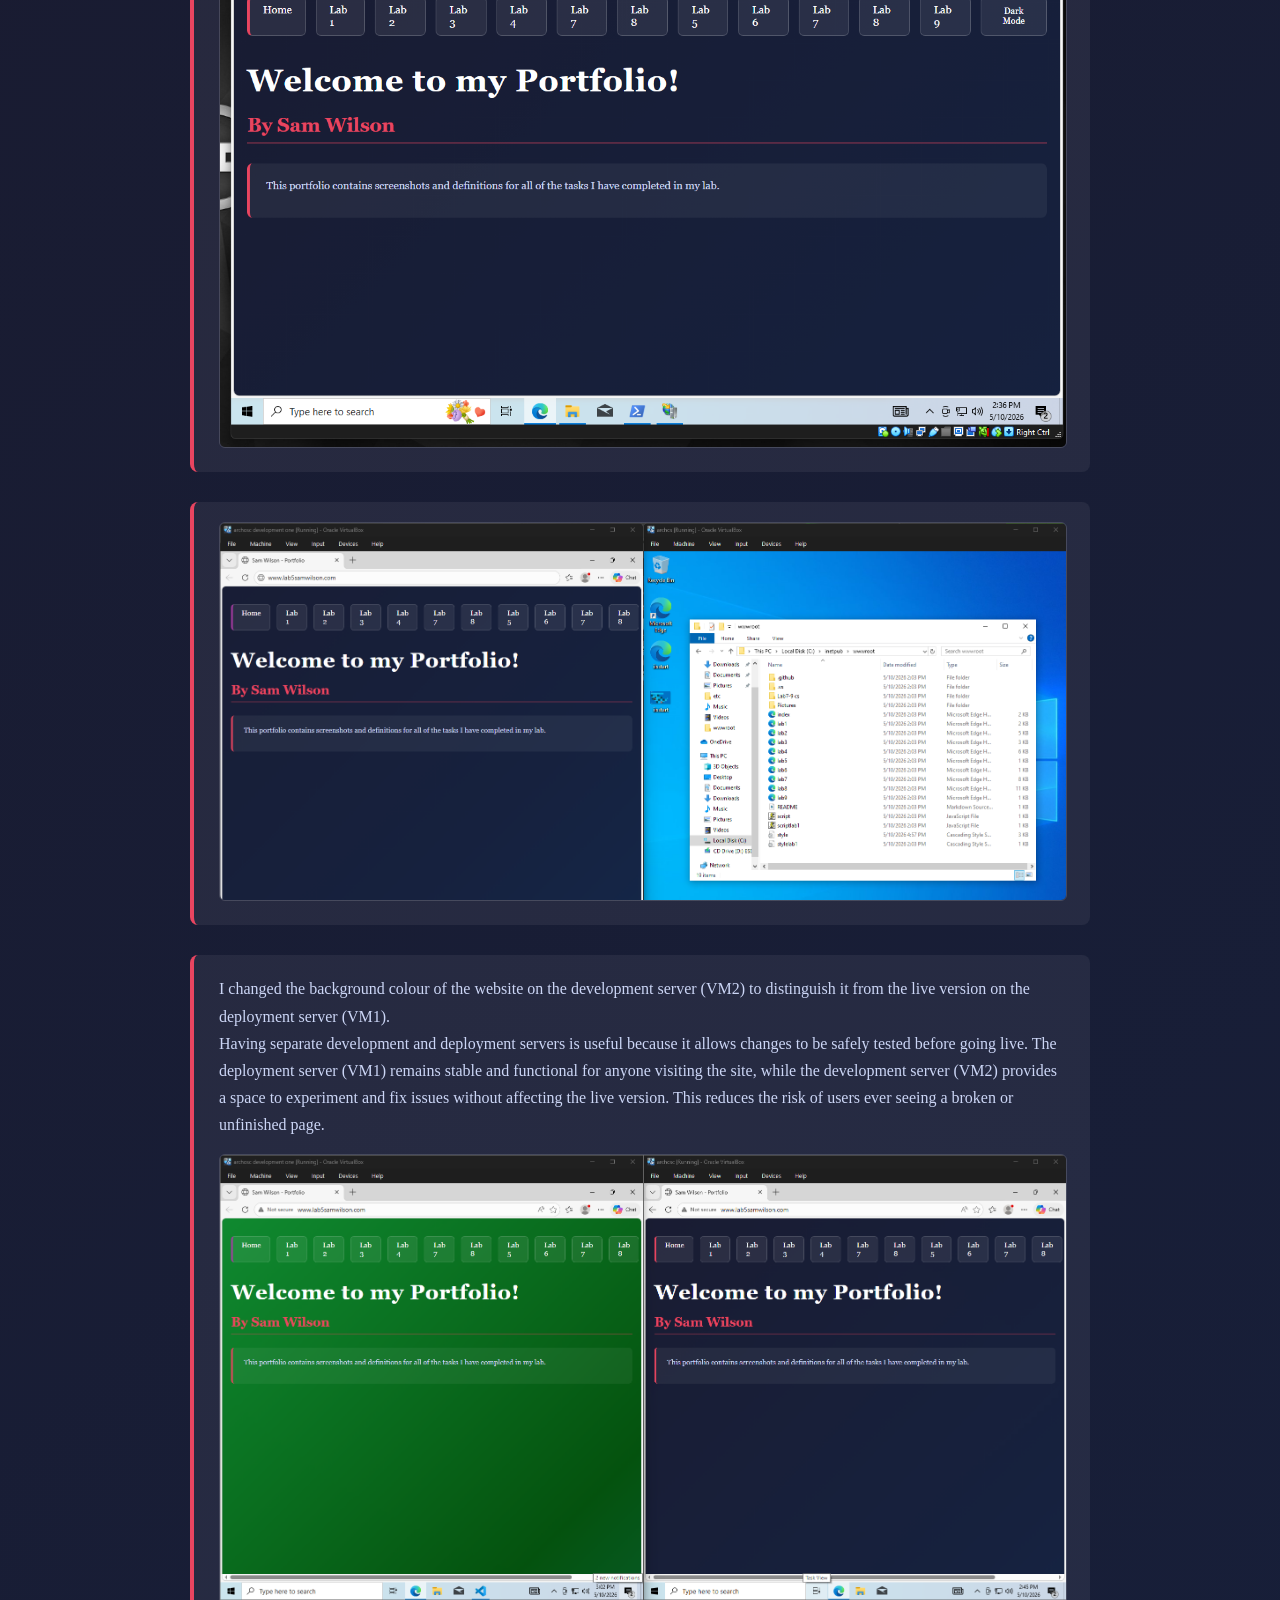
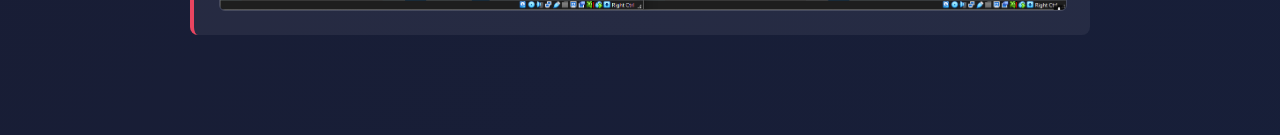
<file: lab5.html>
<!DOCTYPE html>
<html lang="en">
<head>
    <meta charset="UTF-8">
    <meta name="viewport" content="width=device-width, initial-scale=1.0">
    <title>Lab 5 — Virtual Machines</title>
   <link rel="stylesheet" href="style.css">

</head>
<body>

    <nav class="nav">
        <a href="index.html">Home</a>
        <a href="lab1.html">Lab 1</a>
        <a href="lab2.html">Lab 2</a>
        <a href="lab3.html" >Lab 3</a>
        <a href="lab4.html">Lab 4</a>
        <a href="lab5.html"class="active">Lab 5</a>
        <a href="lab6.html">Lab 6</a>
        <a href="lab7.html">Lab 7</a>
        <a href="lab8.html">Lab 8</a>
        <a href="lab9.html">Lab 9</a>
        <a href="bonus.html">Bonus</a>
        <button class="dark-toggle" id="darkToggle">Dark Mode</button>
    </nav>

    <div class="section">
        <h1>Lab 5 - Virtual Machines</h1>
        <h3>Fixed the mistake of the nav bar repeating lab 7 and lab 8 that's in lab 5 and 6 <br>(ignore it in screenshots)</h3>
    <div class="entry">
            <p>In this task, I connected to my Virtual Machine (VM) using Oracle VirtualBox, by entering my VM name and using a windows 10 ISO. Once logged into Windows Server, I opened PowerShell and checked whether Git was installed. It wasnt, so I downloaded and installed Git from the website and set it up as the lab said to.<br>
            Once it was installed, I navigated to the Documents folder on the VM and created a new folder called "Deployment". I then used the git clone command to clone my Online Portfolio repository from GitHub into that Deployment folder. This process downloaded all of the repository's files and version history directly onto the VM.</p>

            <img src="Pictures/repository in vm.png" alt="">
        </div>
        <div class="entry">
            <p>In this section, I configured my Virtual Machine to act as a web server using IIS (Internet Information Services). To check it was running, I opened PowerShell and ran the command Get-Service w3svc. The terminal confirmed that the service was running.
            <br>
            Next, I navigated to the default IIS web root directory located at C:\inetpub\wwwroot. This is the folder that IIS serves files from when a request is made to the server. I moved the two default IIS files that were already there to the desktop, then copied all of the files from my Deployment folder into the wwwroot folder. IIS automatically recognises index.html as the entry point for the website.
            <br>
            After, I used IIS to create the website link with the target folder so that I could open it in my browser.</p>

            <img src="Pictures/website on vm.png" alt="">
        </div>

        <div class="entry">
            <img src="Pictures/website and repo vm.png" alt="">
        </div>
        <div class="entry">
            <p>I changed the background colour of the website on the development server (VM2) to distinguish it from the live version on the deployment server (VM1).
                <br>
                Having separate development and deployment servers is useful because it allows changes to be safely tested before going live. The deployment server (VM1) remains stable and functional for anyone visiting the site, while the development server (VM2) provides a space to experiment and fix issues without affecting the live version. This reduces the risk of users ever seeing a broken or unfinished page.</p>

            <img src="Pictures/vm development and deployed.png" alt="">
        </div>



    <script src="script.js"></script>
</body>
</html>
</file>
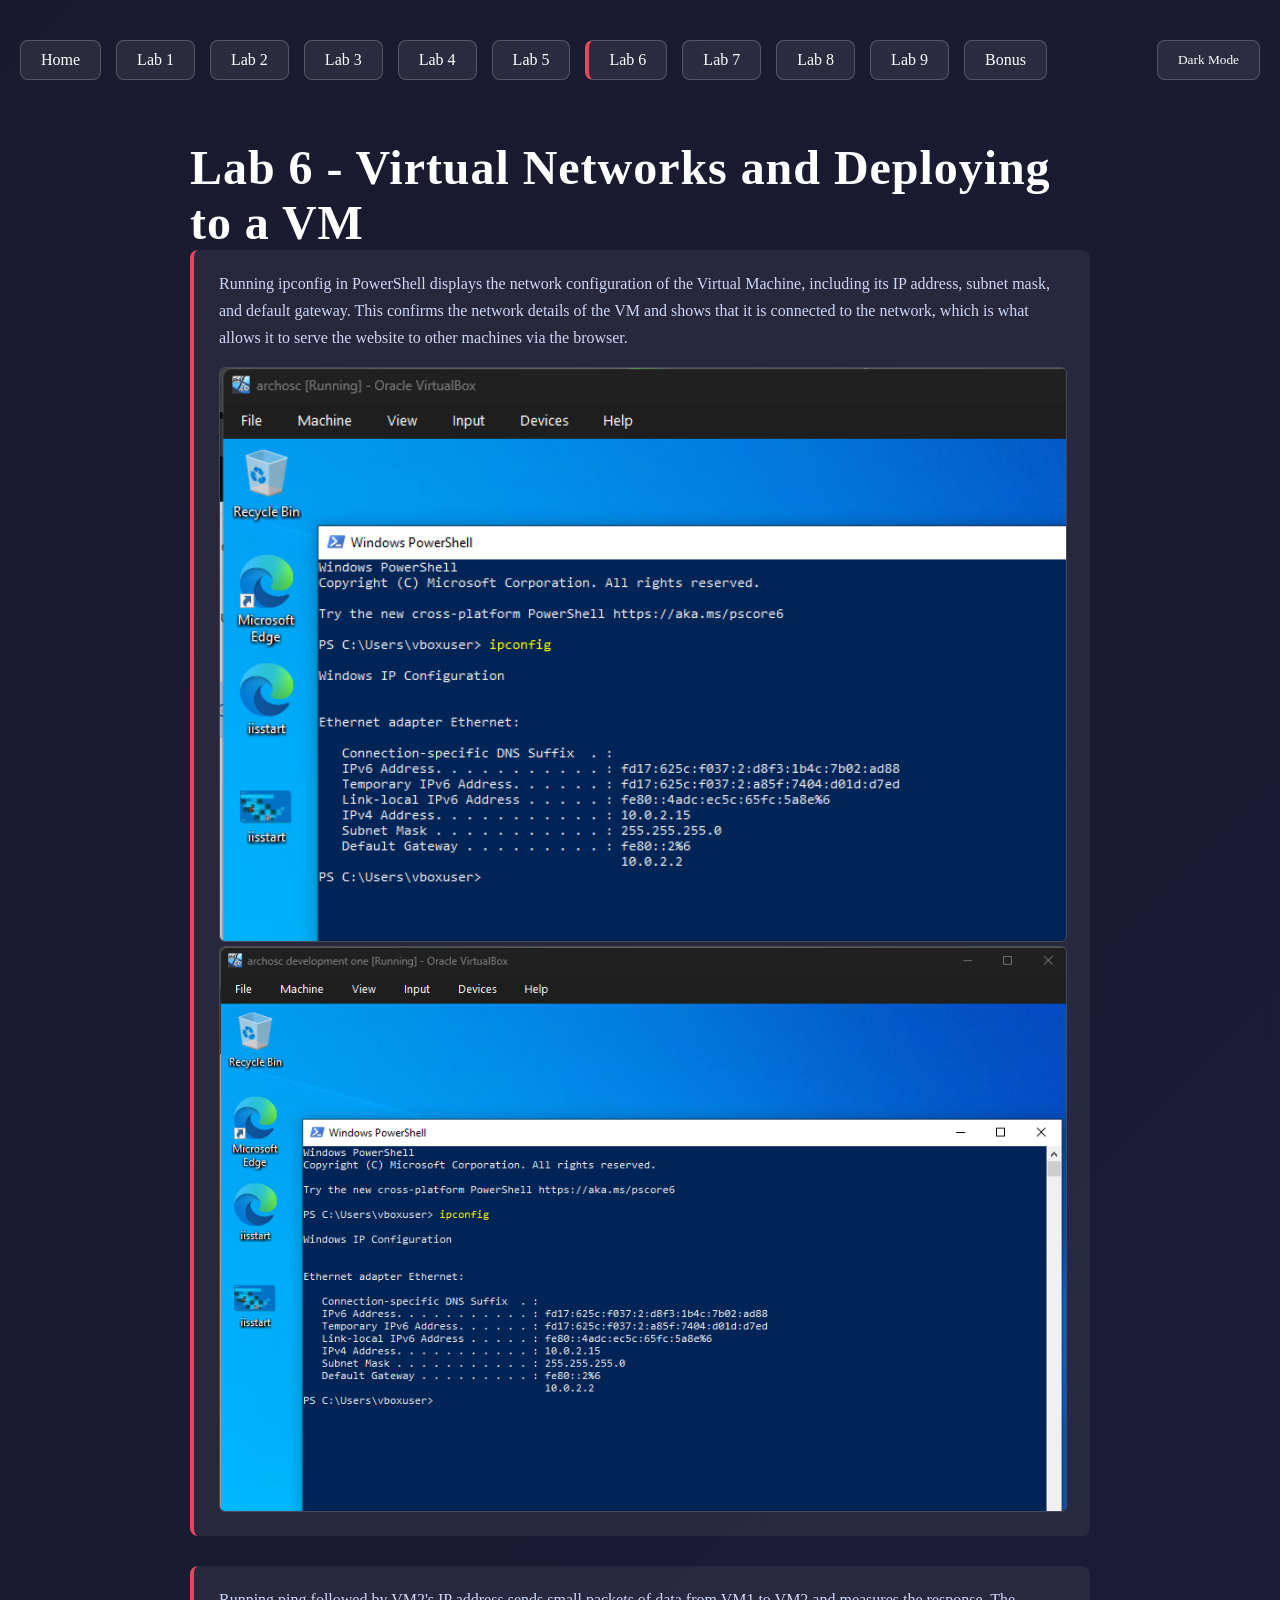
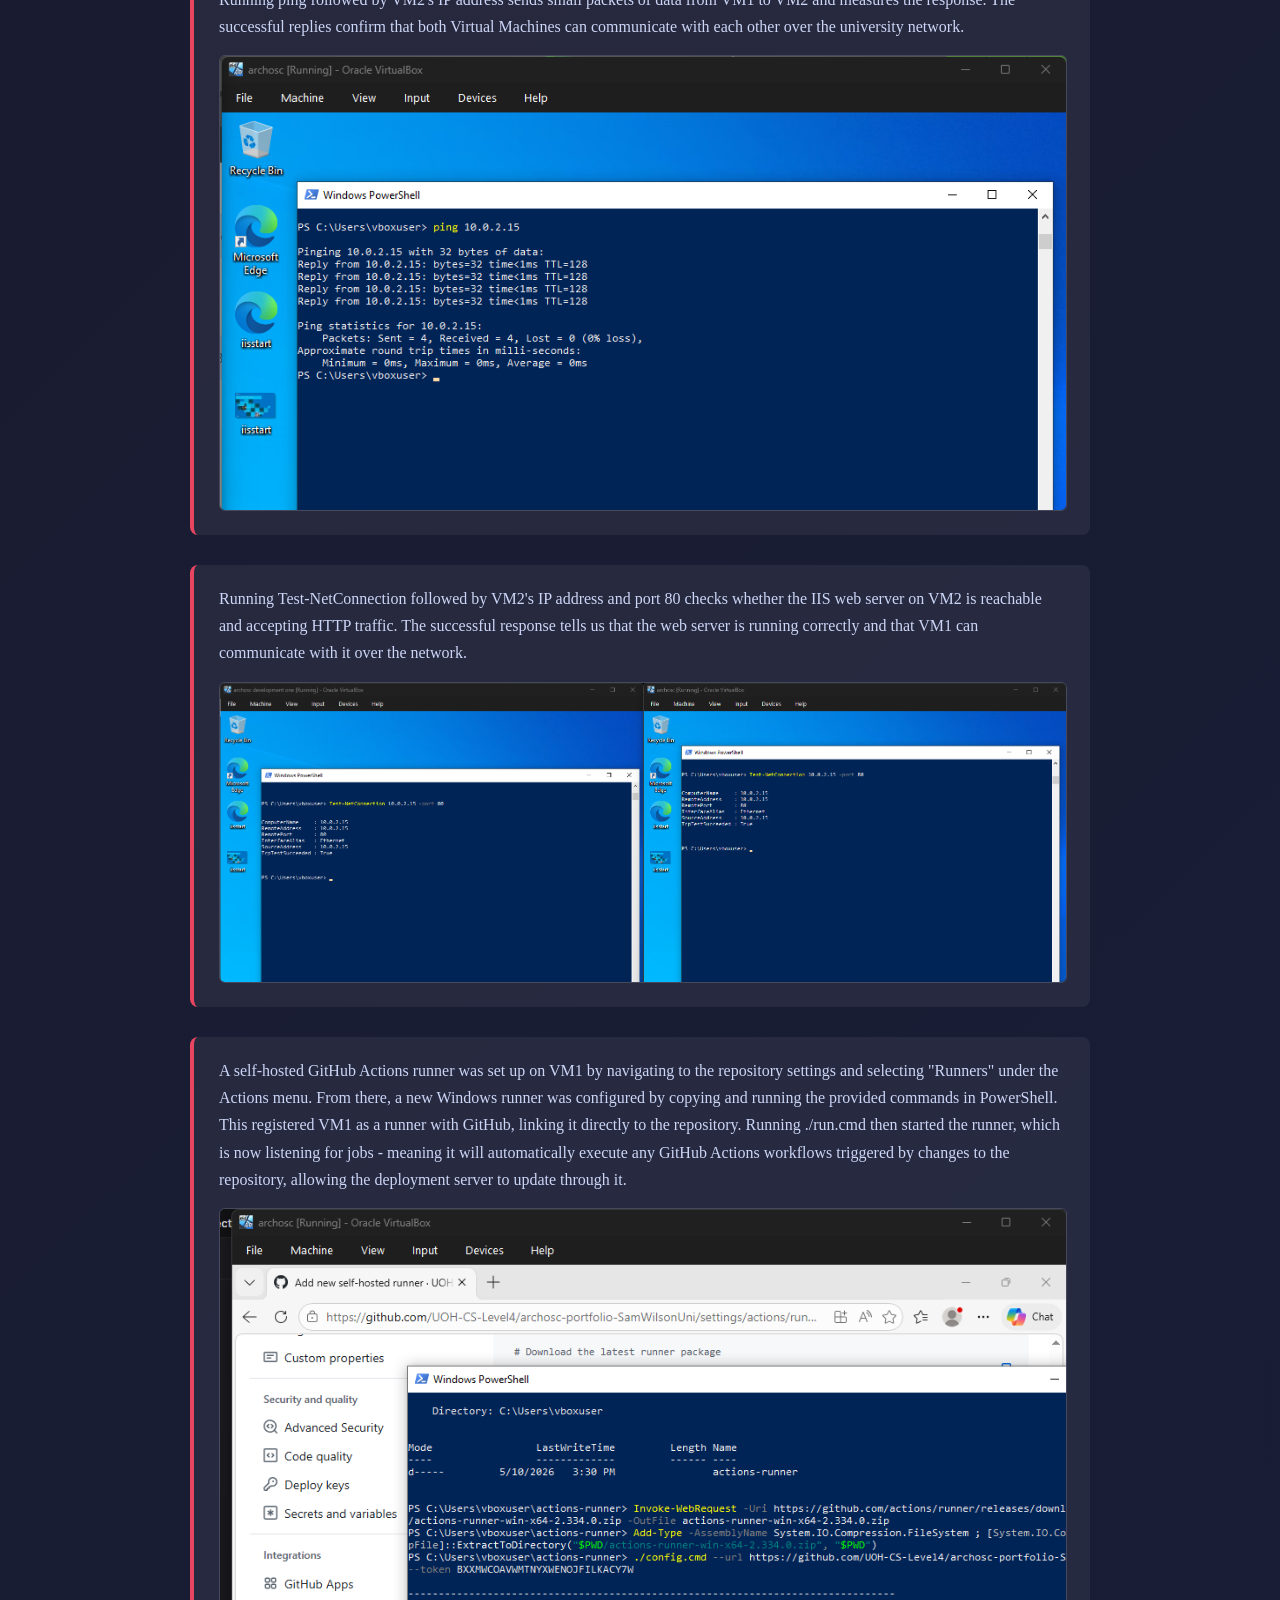
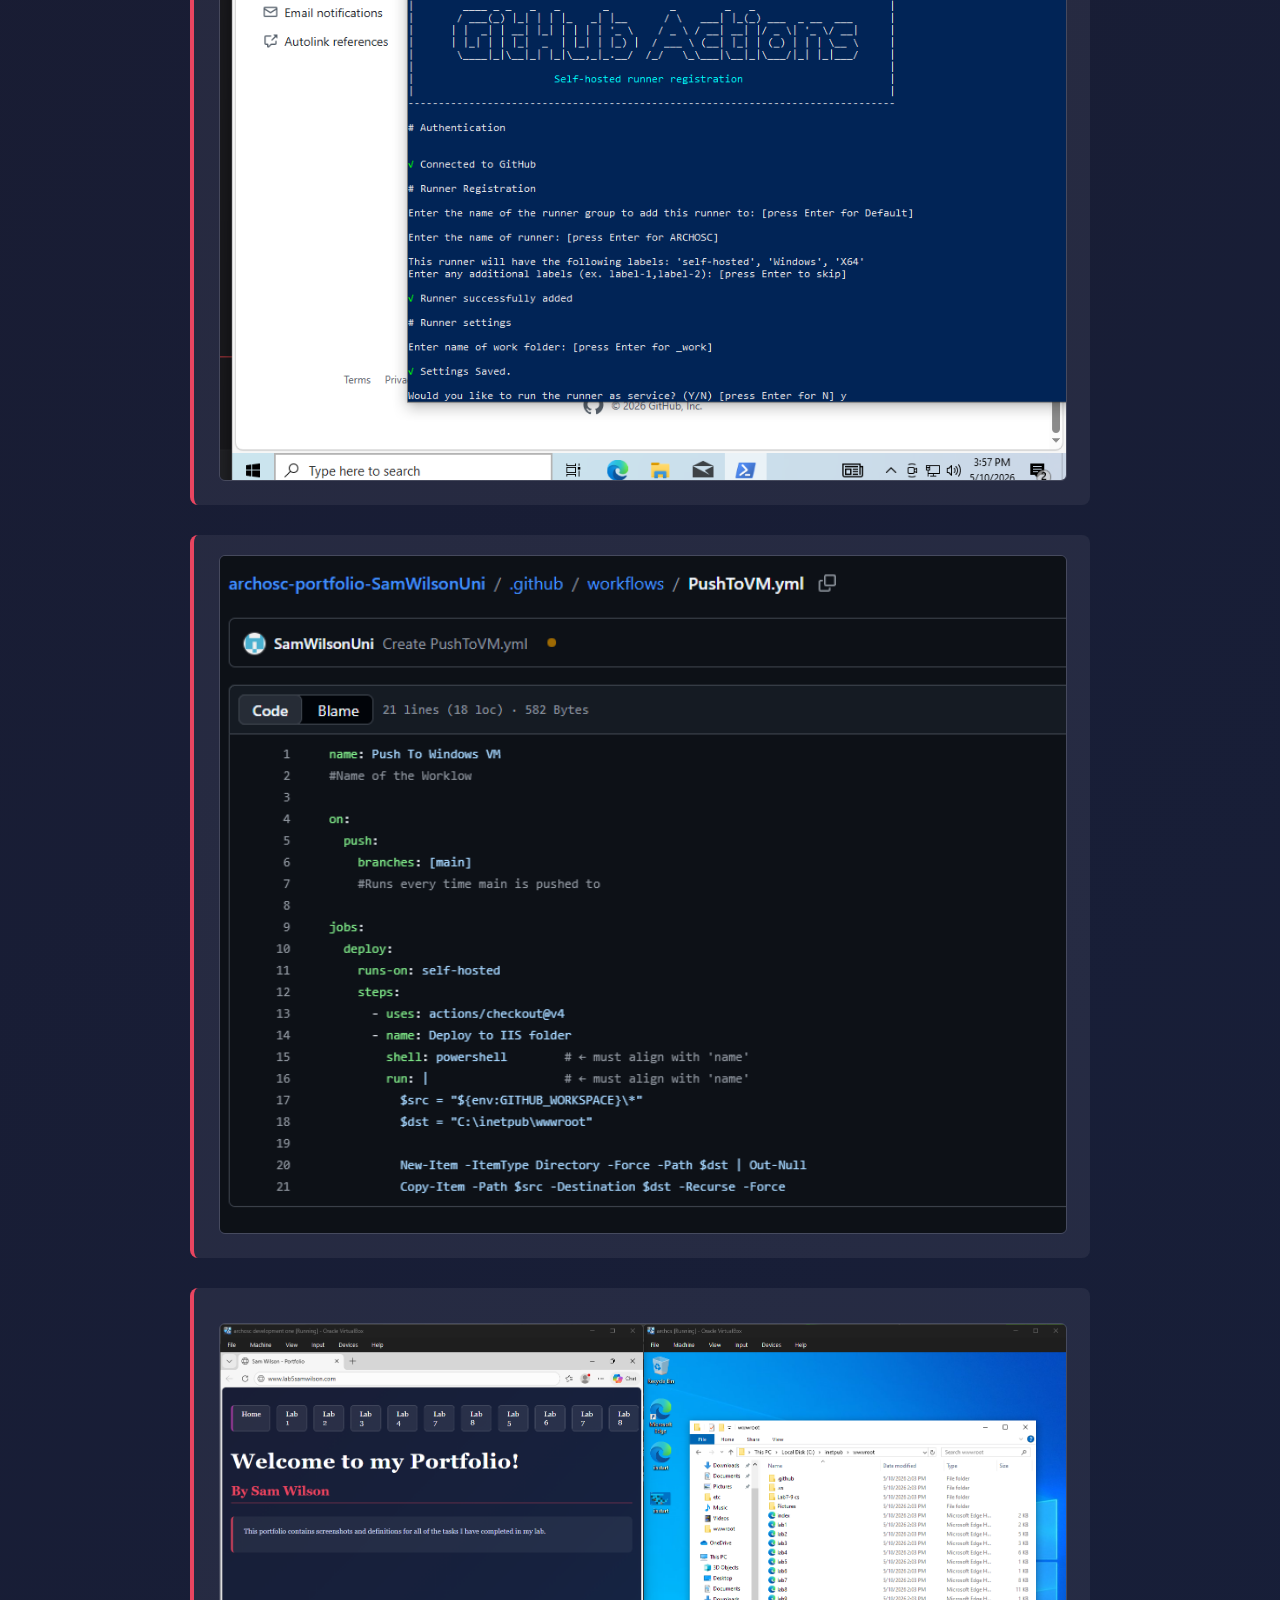
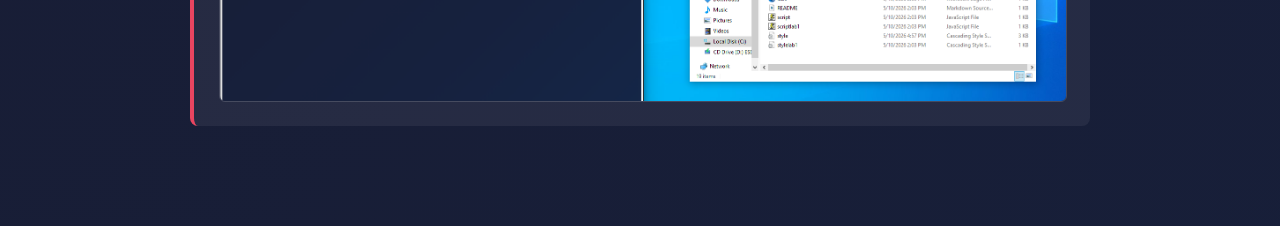
<file: lab6.html>
<!DOCTYPE html>
<html lang="en">
<head>
    <meta charset="UTF-8">
    <meta name="viewport" content="width=device-width, initial-scale=1.0">
    <title>Lab 3 - GitHub Actions & YAML</title>
   <link rel="stylesheet" href="style.css">

</head>
<body>

    <nav class="nav">
        <a href="index.html">Home</a>
        <a href="lab1.html">Lab 1</a>
        <a href="lab2.html">Lab 2</a>
        <a href="lab3.html" >Lab 3</a>
        <a href="lab4.html">Lab 4</a>
        <a href="lab5.html">Lab 5</a>
        <a href="lab6.html"class="active">Lab 6</a>
        <a href="lab7.html">Lab 7</a>
        <a href="lab8.html">Lab 8</a>
        <a href="lab9.html">Lab 9</a>
        <a href="bonus.html">Bonus</a>
        <button class="dark-toggle" id="darkToggle">Dark Mode</button>
    </nav>

    <div class="section">
        <h1>Lab 6 - Virtual Networks and Deploying to a VM</h1>
        <div class="entry">
            <p>Running ipconfig in PowerShell displays the network configuration of the Virtual Machine, including its IP address, subnet mask, and default gateway. This confirms the network details of the VM and shows that it is connected to the network, which is what allows it to serve the website to other machines via the browser.</p>
            <img src="Pictures/ipconfig.png" alt="">
            <img src="Pictures/ipconfig 2.png" alt="">
        </div>
        <div class="entry">
            <p>Running ping followed by VM2's IP address sends small packets of data from VM1 to VM2 and measures the response. The successful replies confirm that both Virtual Machines can communicate with each other over the university network.</p>
            <img src="Pictures/ping vm2.png" alt="">
        </div>
        <div class="entry">
            <p>Running Test-NetConnection followed by VM2's IP address and port 80 checks whether the IIS web server on VM2 is reachable and accepting HTTP traffic. The successful response tells us that the web server is running correctly and that VM1 can communicate with it over the network.</p>
            <img src="Pictures/Test net connection.png" alt="">
        </div>

        <div class="entry">
            <p>A self-hosted GitHub Actions runner was set up on VM1 by navigating to the repository settings and selecting "Runners" under the Actions menu. From there, a new Windows runner was configured by copying and running the provided commands in PowerShell. This registered VM1 as a runner with GitHub, linking it directly to the repository. Running ./run.cmd then started the runner, which is now listening for jobs - meaning it will automatically execute any GitHub Actions workflows triggered by changes to the repository, allowing the deployment server to update through it.</p>
            <img src="Pictures/making a runner.png" alt="">
        </div>

        <div class="entry">
            <img src="Pictures/push to vm yml.png" alt="">
        </div>

        <div class="entry">
            <p></p>
            <img src="Pictures/website and repo vm.png" alt="">
        </div>


    <script src="script.js"></script>
</body>
</html>
</file>
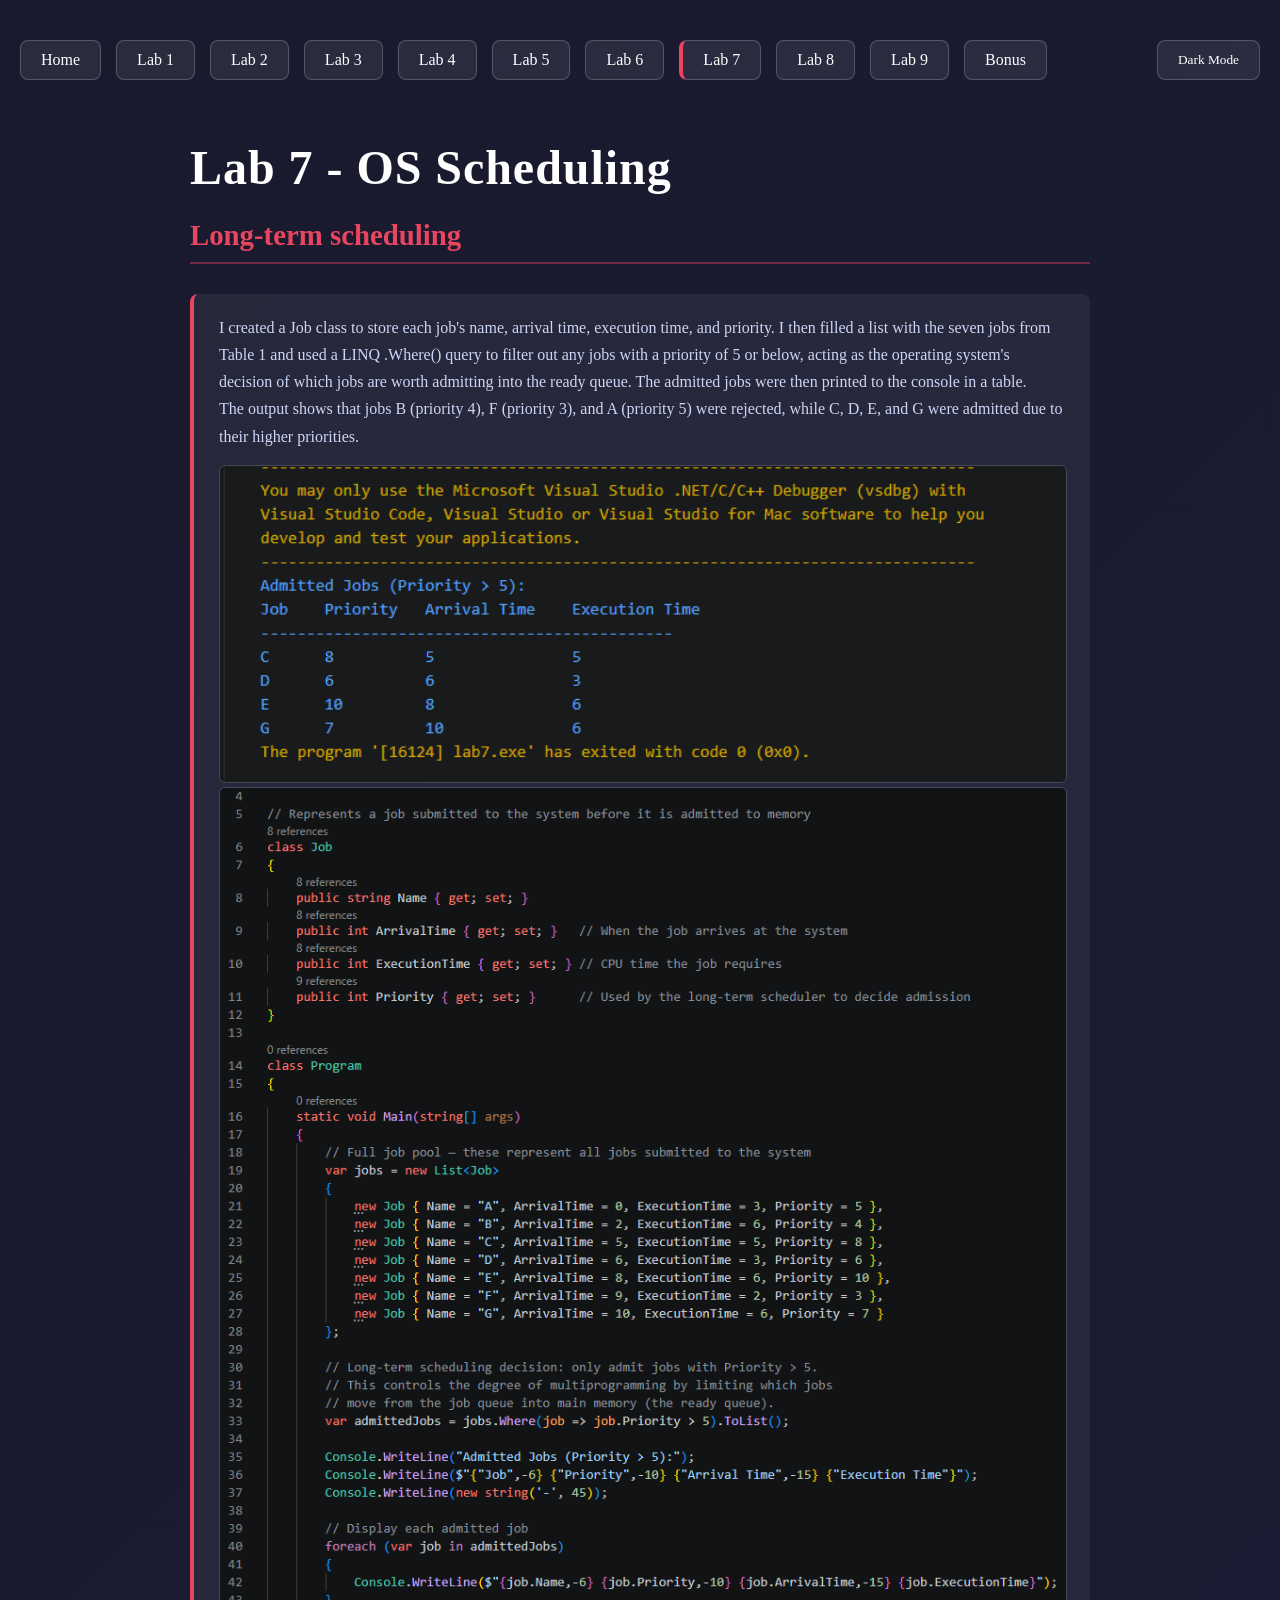
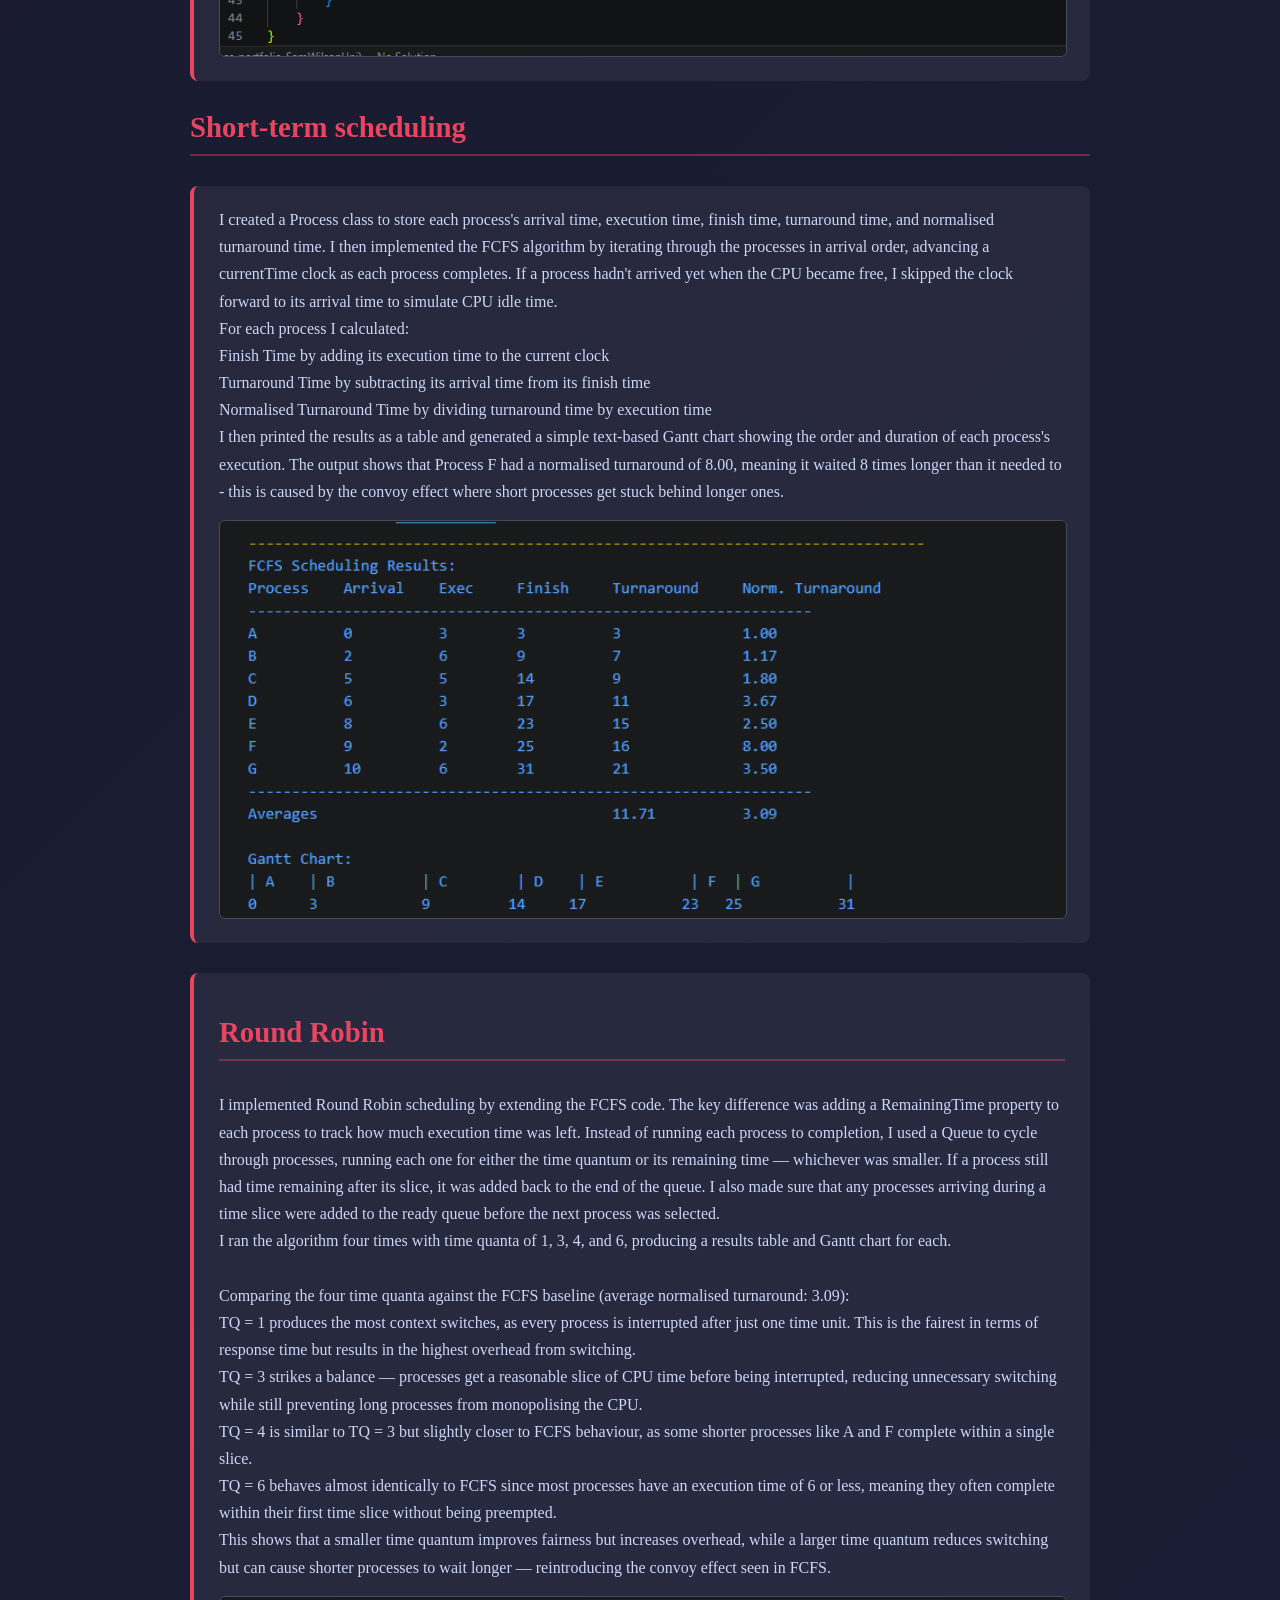
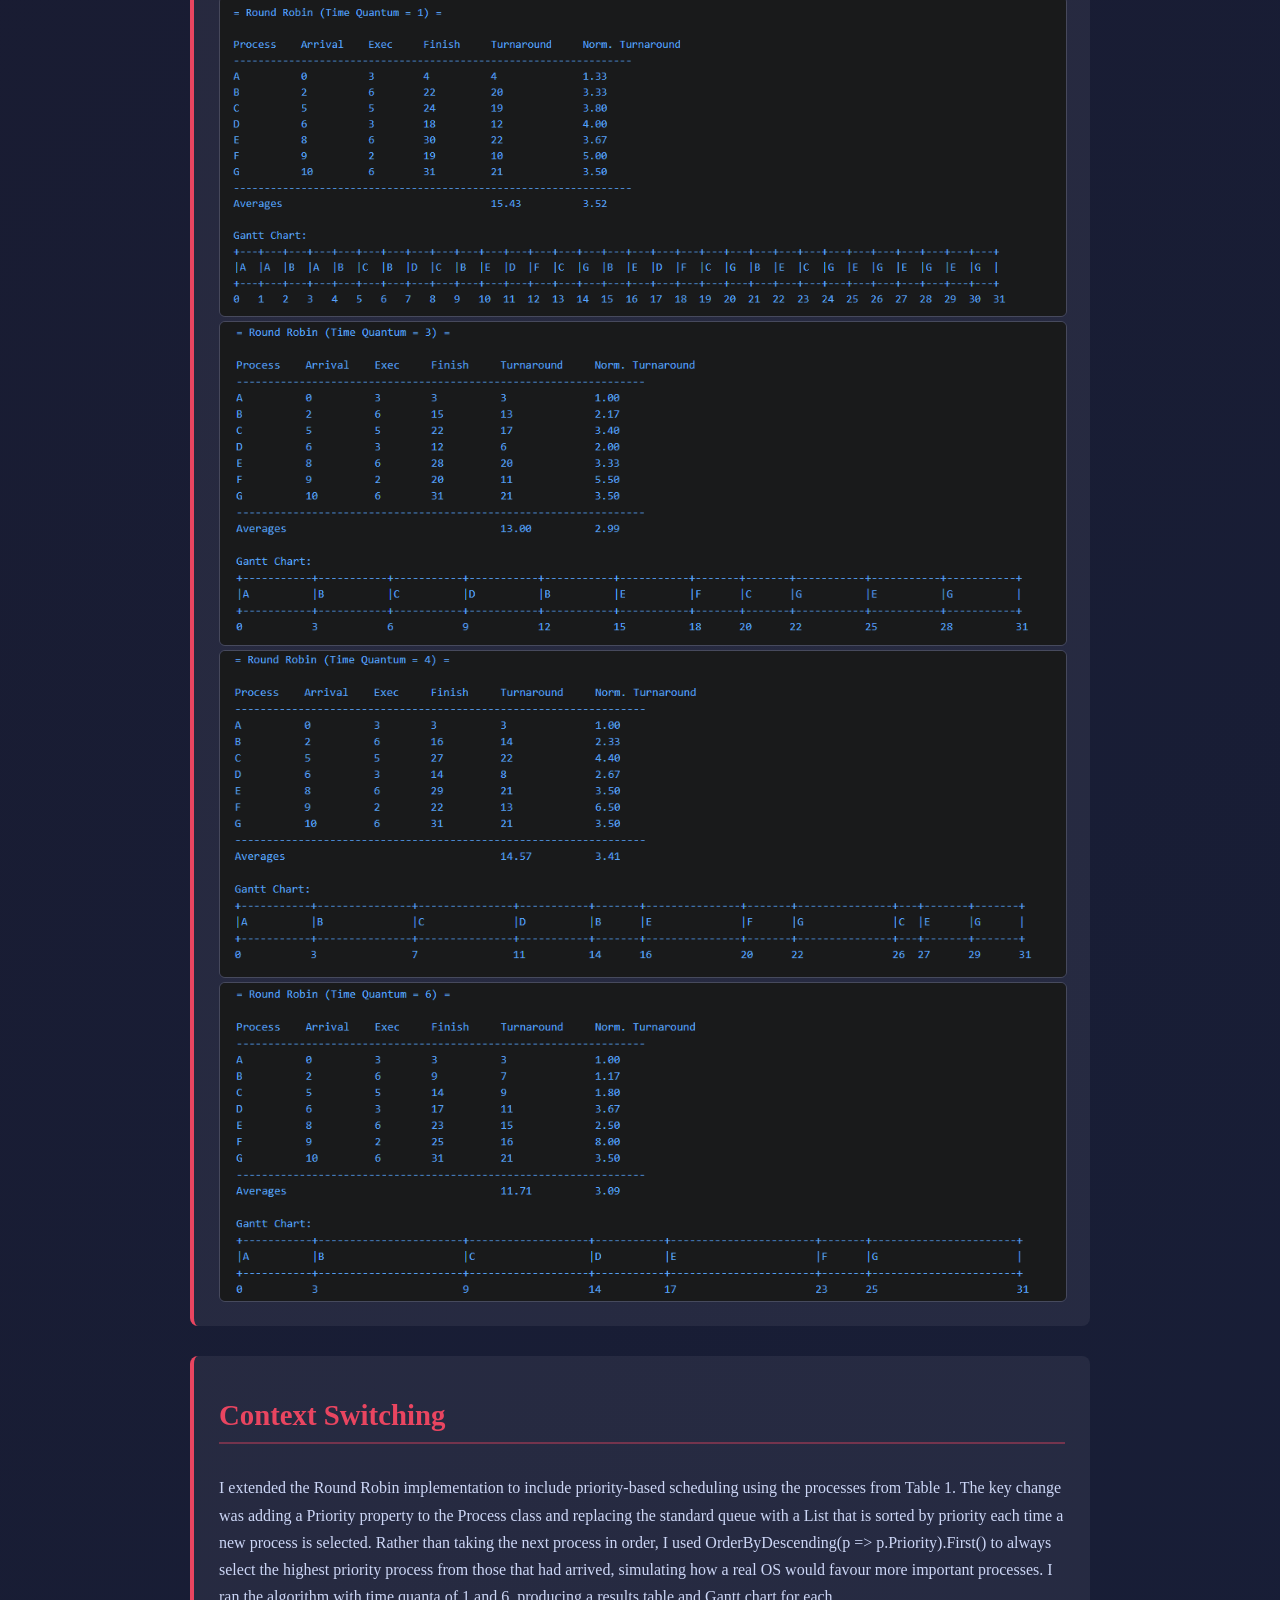
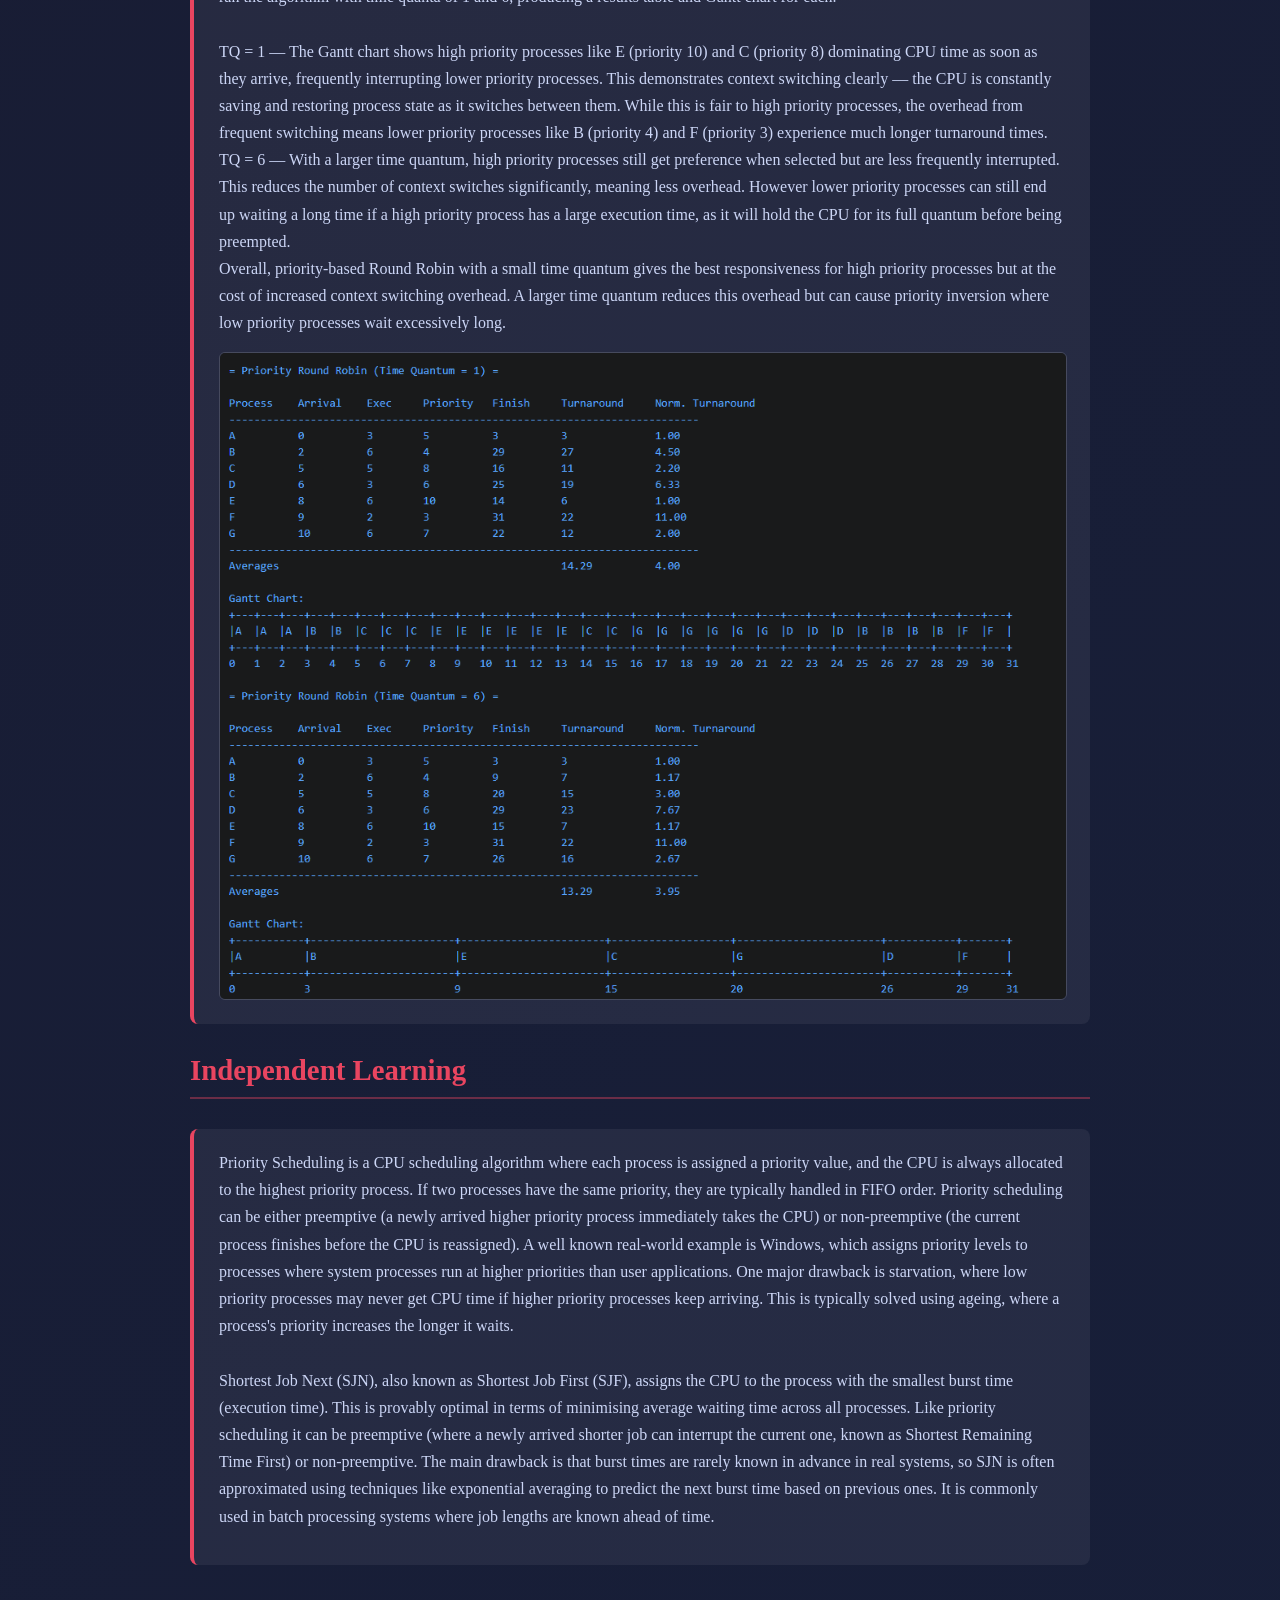
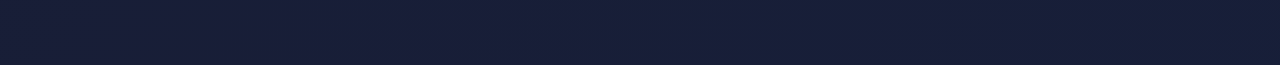
<file: lab7.html>
<!DOCTYPE html>
<html lang="en">
<head>
    <meta charset="UTF-8">
    <meta name="viewport" content="width=device-width, initial-scale=1.0">
    <title>Sam Wilson - Portfolio</title>
    <link rel="stylesheet" href="style.css">
</head>
<body>

    <!-- Navbar -->
    <nav class="nav">
        <a href="index.html">Home</a>
        <a href="lab1.html">Lab 1</a>
        <a href="lab2.html">Lab 2</a>
        <a href="lab3.html">Lab 3</a>
        <a href="lab4.html">Lab 4</a>
        <a href="lab5.html">Lab 5</a>
        <a href="lab6.html">Lab 6</a>
        <a href="lab7.html"class="active">Lab 7</a>
        <a href="lab8.html">Lab 8</a>
        <a href="lab9.html">Lab 9</a>
        <a href="bonus.html">Bonus</a>
        <button class="dark-toggle" id="darkToggle">Dark Mode</button>
    </nav>

<div class="section">
    <h1>Lab 7 - OS Scheduling</h1>
    <h2>Long-term scheduling</h2>
    <div class="entry">
        <p>I created a Job class to store each job's name, arrival time, execution time, and priority. I then filled a list with the seven jobs from Table 1 and used a LINQ .Where() query to filter out any jobs with a priority of 5 or below, acting as the operating system's decision of which jobs are worth admitting into the ready queue. The admitted jobs were then printed to the console in a table. <br>
        The output shows that jobs B (priority 4), F (priority 3), and A (priority 5) were rejected, while C, D, E, and G were admitted due to their higher priorities.<br>
        </p>
        <img src="Pictures/long term scheduling output.png" alt="long term scheduling output">
        <img src="Pictures/long term scheduling1.png" alt="long term scheduling code">
        </div>

    <h2>Short-term scheduling</h2>
    <div class="entry">
        <p>I created a Process class to store each process's arrival time, execution time, finish time, turnaround time, and normalised turnaround time. I then implemented the FCFS algorithm by iterating through the processes in arrival order, advancing a currentTime clock as each process completes. If a process hadn't arrived yet when the CPU became free, I skipped the clock forward to its arrival time to simulate CPU idle time.
        <br>For each process I calculated:<br>

        Finish Time by adding its execution time to the current clock<br>
        Turnaround Time by subtracting its arrival time from its finish time<br>
        Normalised Turnaround Time by dividing turnaround time by execution time<br>

        I then printed the results as a table and generated a simple text-based Gantt chart showing the order and duration of each process's execution.
        The output shows that Process F had a normalised turnaround of 8.00, meaning it waited 8 times longer than it needed to - this is caused by the convoy effect where short processes get stuck behind longer ones.
        </p>
        <img src="Pictures/short term scheduling.png" alt="long term scheduling output">
        </div>


        <div class="entry">
            <h2>Round Robin</h2>
            <p>
            I implemented Round Robin scheduling by extending the FCFS code. The key difference was adding a RemainingTime property to each process to track how much execution time was left. Instead of running each process to completion, I used a Queue<Process> to cycle through processes, running each one for either the time quantum or its remaining time — whichever was smaller. If a process still had time remaining after its slice, it was added back to the end of the queue. I also made sure that any processes arriving during a time slice were added to the ready queue before the next process was selected.
            <br>I ran the algorithm four times with time quanta of 1, 3, 4, and 6, producing a results table and Gantt chart for each.<br><br>
            Comparing the four time quanta against the FCFS baseline (average normalised turnaround: 3.09):<br>

            TQ = 1 produces the most context switches, as every process is interrupted after just one time unit. This is the fairest in terms of response time but results in the highest overhead from switching.
            <br>TQ = 3 strikes a balance — processes get a reasonable slice of CPU time before being interrupted, reducing unnecessary switching while still preventing long processes from monopolising the CPU.
            <br>TQ = 4 is similar to TQ = 3 but slightly closer to FCFS behaviour, as some shorter processes like A and F complete within a single slice.
            <br>TQ = 6 behaves almost identically to FCFS since most processes have an execution time of 6 or less, meaning they often complete within their first time slice without being preempted.
            <br>
            This shows that a smaller time quantum improves fairness but increases overhead, while a larger time quantum reduces switching but can cause shorter processes to wait longer — reintroducing the convoy effect seen in FCFS.

            </p>
            <img src="Pictures/round robin 1.png" alt="round robin 1">
            <img src="Pictures/round robin 3.png" alt="round robin 3">
            <img src="Pictures/round robin 4.png" alt="round robin 4">
            <img src="Pictures/round robin 6.png" alt="round robin 6">
        </div>

        <div class="entry">
            <h2>Context Switching</h2>
            <p>
                I extended the Round Robin implementation to include priority-based scheduling using the processes from Table 1. The key change was adding a Priority property to the Process class and replacing the standard queue with a List<Process> that is sorted by priority each time a new process is selected. Rather than taking the next process in order, I used OrderByDescending(p => p.Priority).First() to always select the highest priority process from those that had arrived, simulating how a real OS would favour more important processes.
                I ran the algorithm with time quanta of 1 and 6, producing a results table and Gantt chart for each.<br>
                <br>

                TQ = 1 — The Gantt chart shows high priority processes like E (priority 10) and C (priority 8) dominating CPU time as soon as they arrive, frequently interrupting lower priority processes. This demonstrates context switching clearly — the CPU is constantly saving and restoring process state as it switches between them. While this is fair to high priority processes, the overhead from frequent switching means lower priority processes like B (priority 4) and F (priority 3) experience much longer turnaround times.
                <br>TQ = 6 — With a larger time quantum, high priority processes still get preference when selected but are less frequently interrupted. This reduces the number of context switches significantly, meaning less overhead. However lower priority processes can still end up waiting a long time if a high priority process has a large execution time, as it will hold the CPU for its full quantum before being preempted.
                <br>
                Overall, priority-based Round Robin with a small time quantum gives the best responsiveness for high priority processes but at the cost of increased context switching overhead. A larger time quantum reduces this overhead but can cause priority inversion where low priority processes wait excessively long.
            </p>
            <img src="Pictures/context switching.png" alt="round robin 1">
        </div>

        <h2 class="name">Independent Learning</h2>
        <div class="entry">
            <p class="description">
            Priority Scheduling is a CPU scheduling algorithm where each process is assigned a priority value, and the CPU is always allocated to the highest priority process. If two processes have the same priority, they are typically handled in FIFO order. Priority scheduling can be either preemptive (a newly arrived higher priority process immediately takes the CPU) or non-preemptive (the current process finishes before the CPU is reassigned). A well known real-world example is Windows, which assigns priority levels to processes where system processes run at higher priorities than user applications. One major drawback is starvation, where low priority processes may never get CPU time if higher priority processes keep arriving. This is typically solved using ageing, where a process's priority increases the longer it waits.
                <br><br>
            Shortest Job Next (SJN), also known as Shortest Job First (SJF), assigns the CPU to the process with the smallest burst time (execution time). This is provably optimal in terms of minimising average waiting time across all processes. Like priority scheduling it can be preemptive (where a newly arrived shorter job can interrupt the current one, known as Shortest Remaining Time First) or non-preemptive. The main drawback is that burst times are rarely known in advance in real systems, so SJN is often approximated using techniques like exponential averaging to predict the next burst time based on previous ones. It is commonly used in batch processing systems where job lengths are known ahead of time.
            </p>
        </div>
</div>
 <script src="script.js"></script>
</body>
</html>
</file>
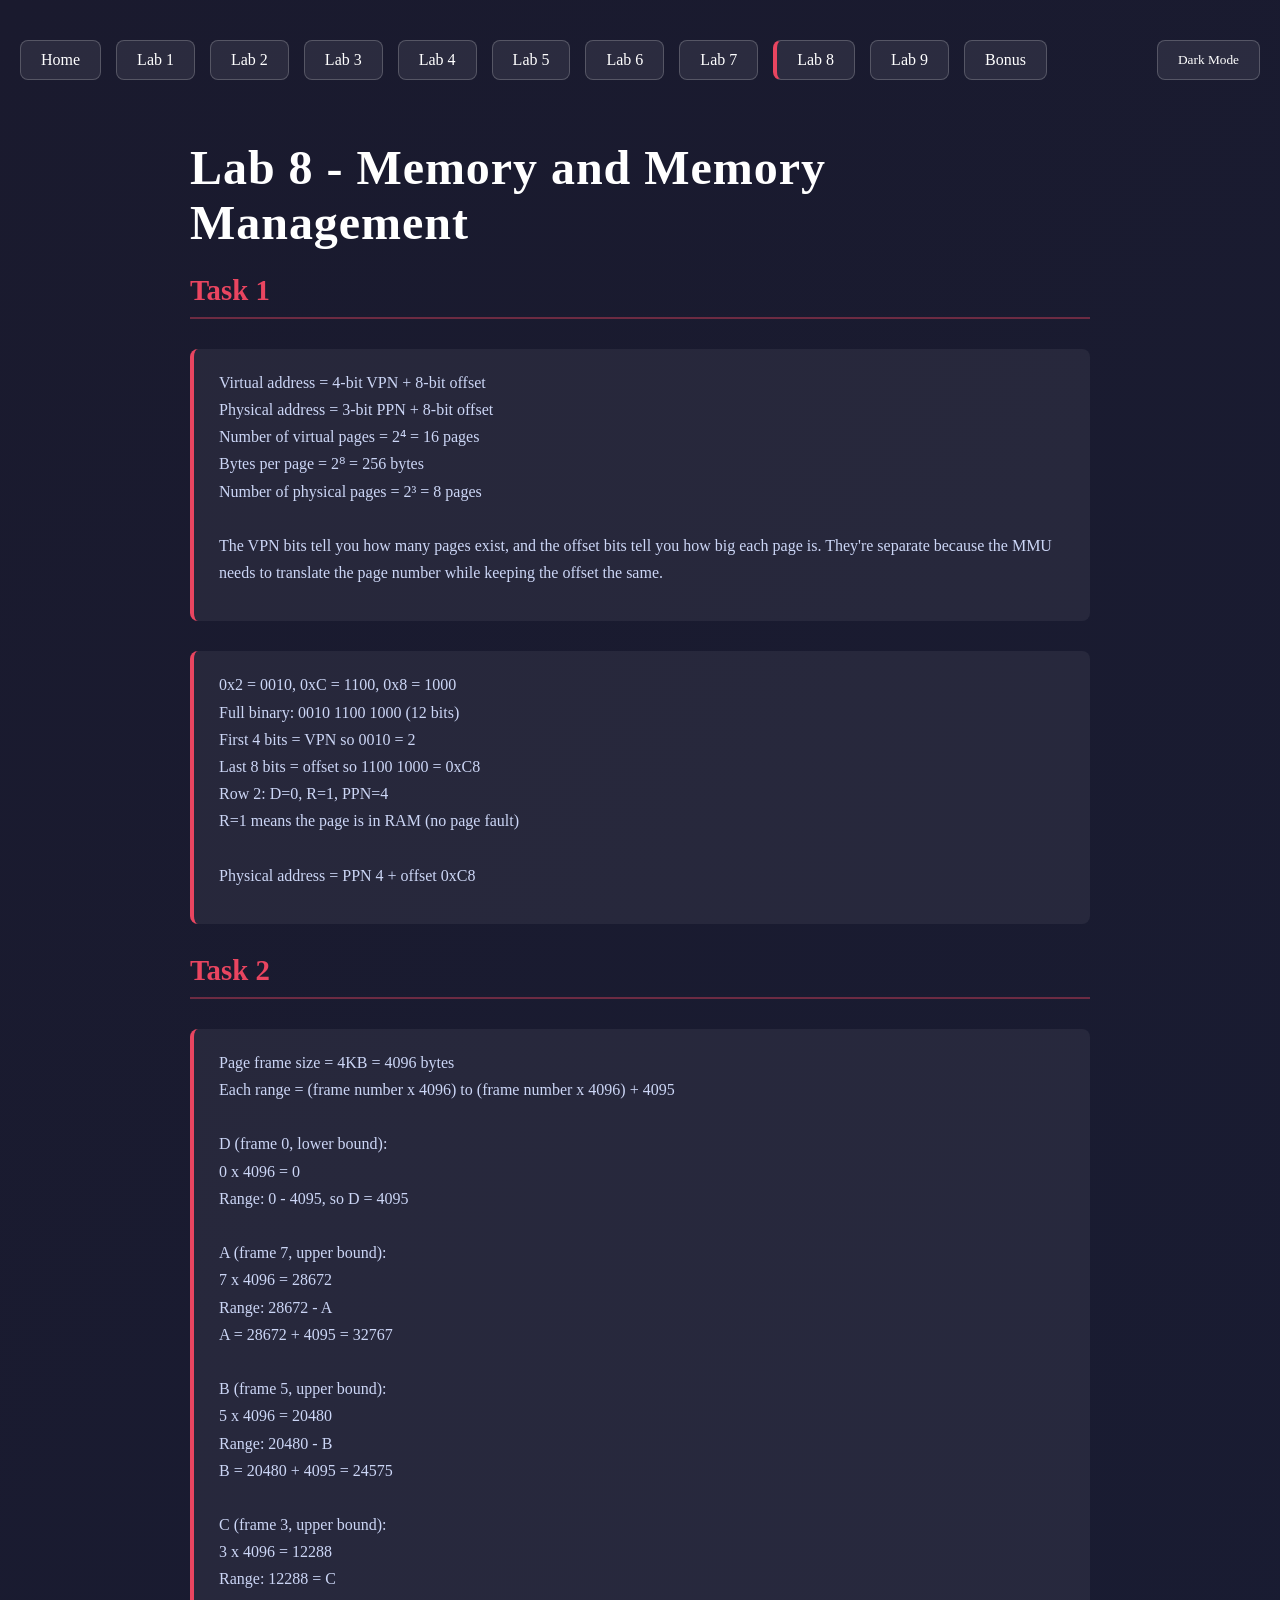
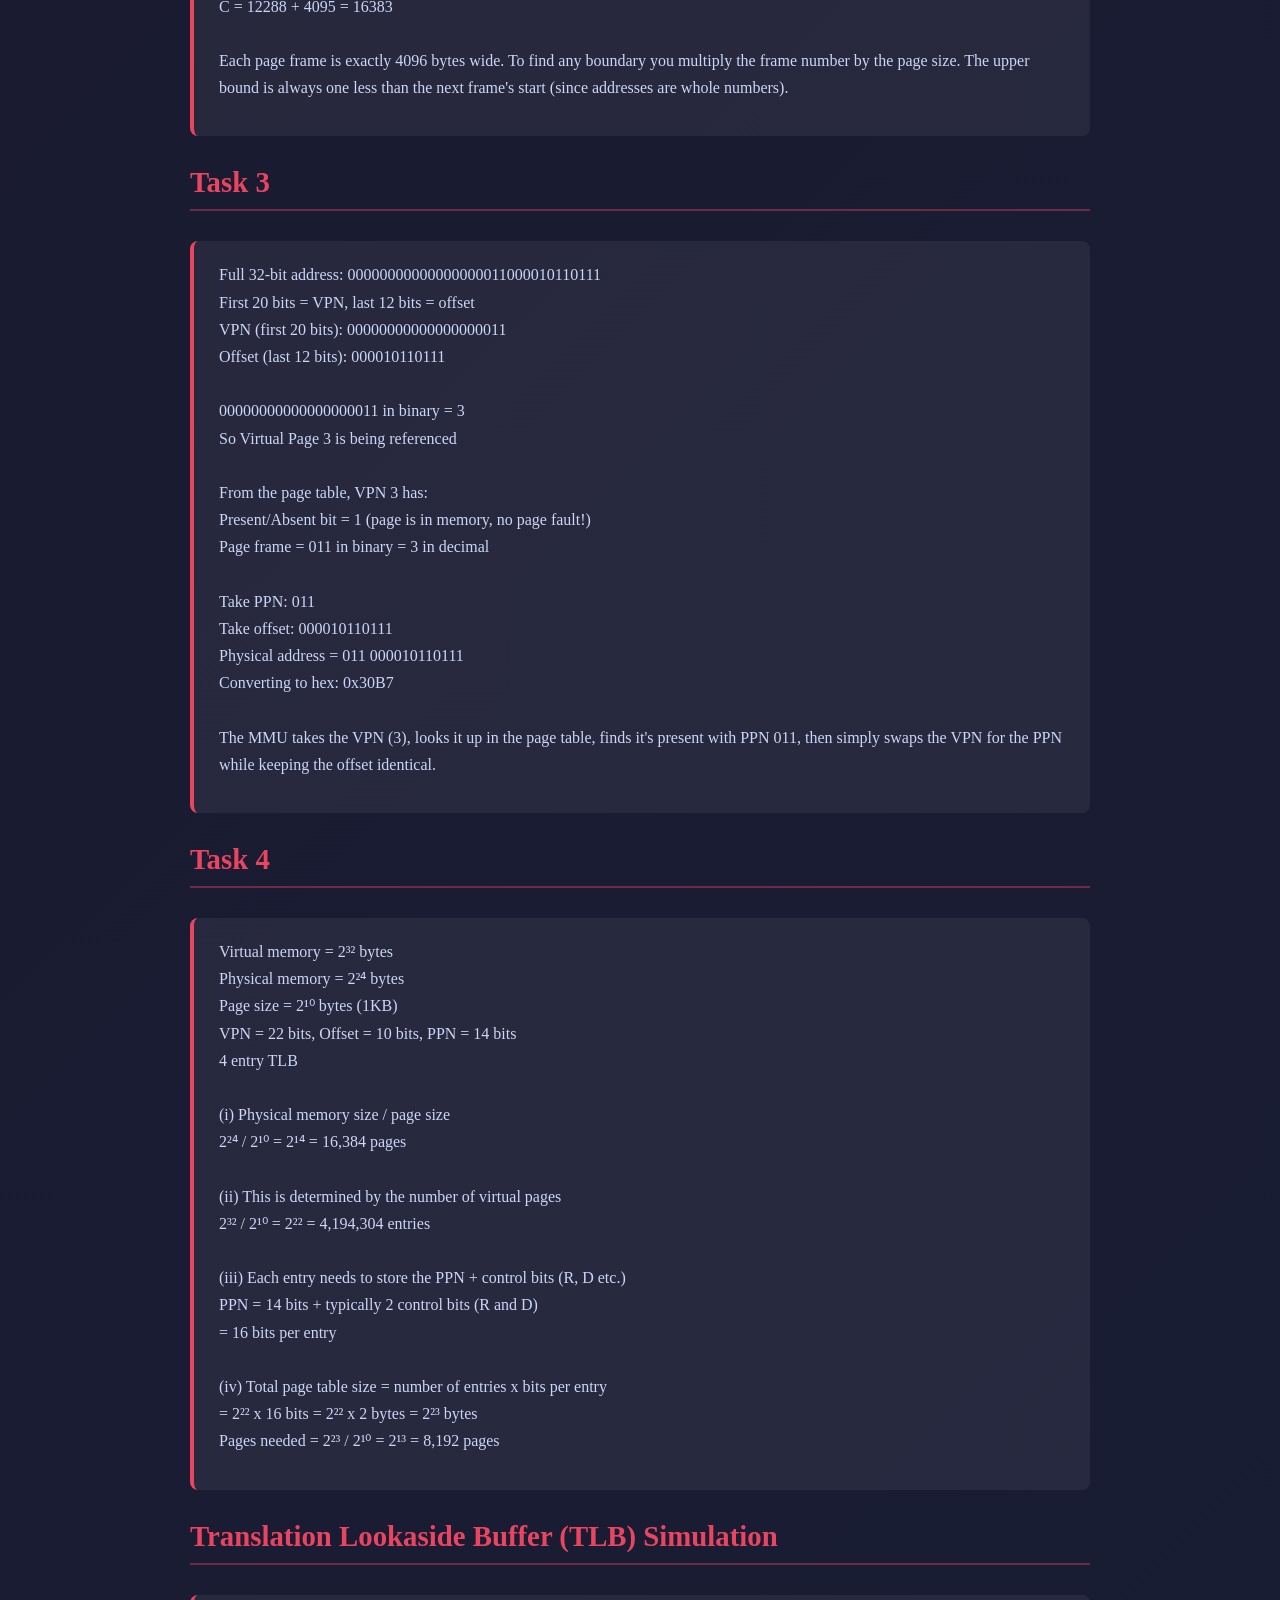
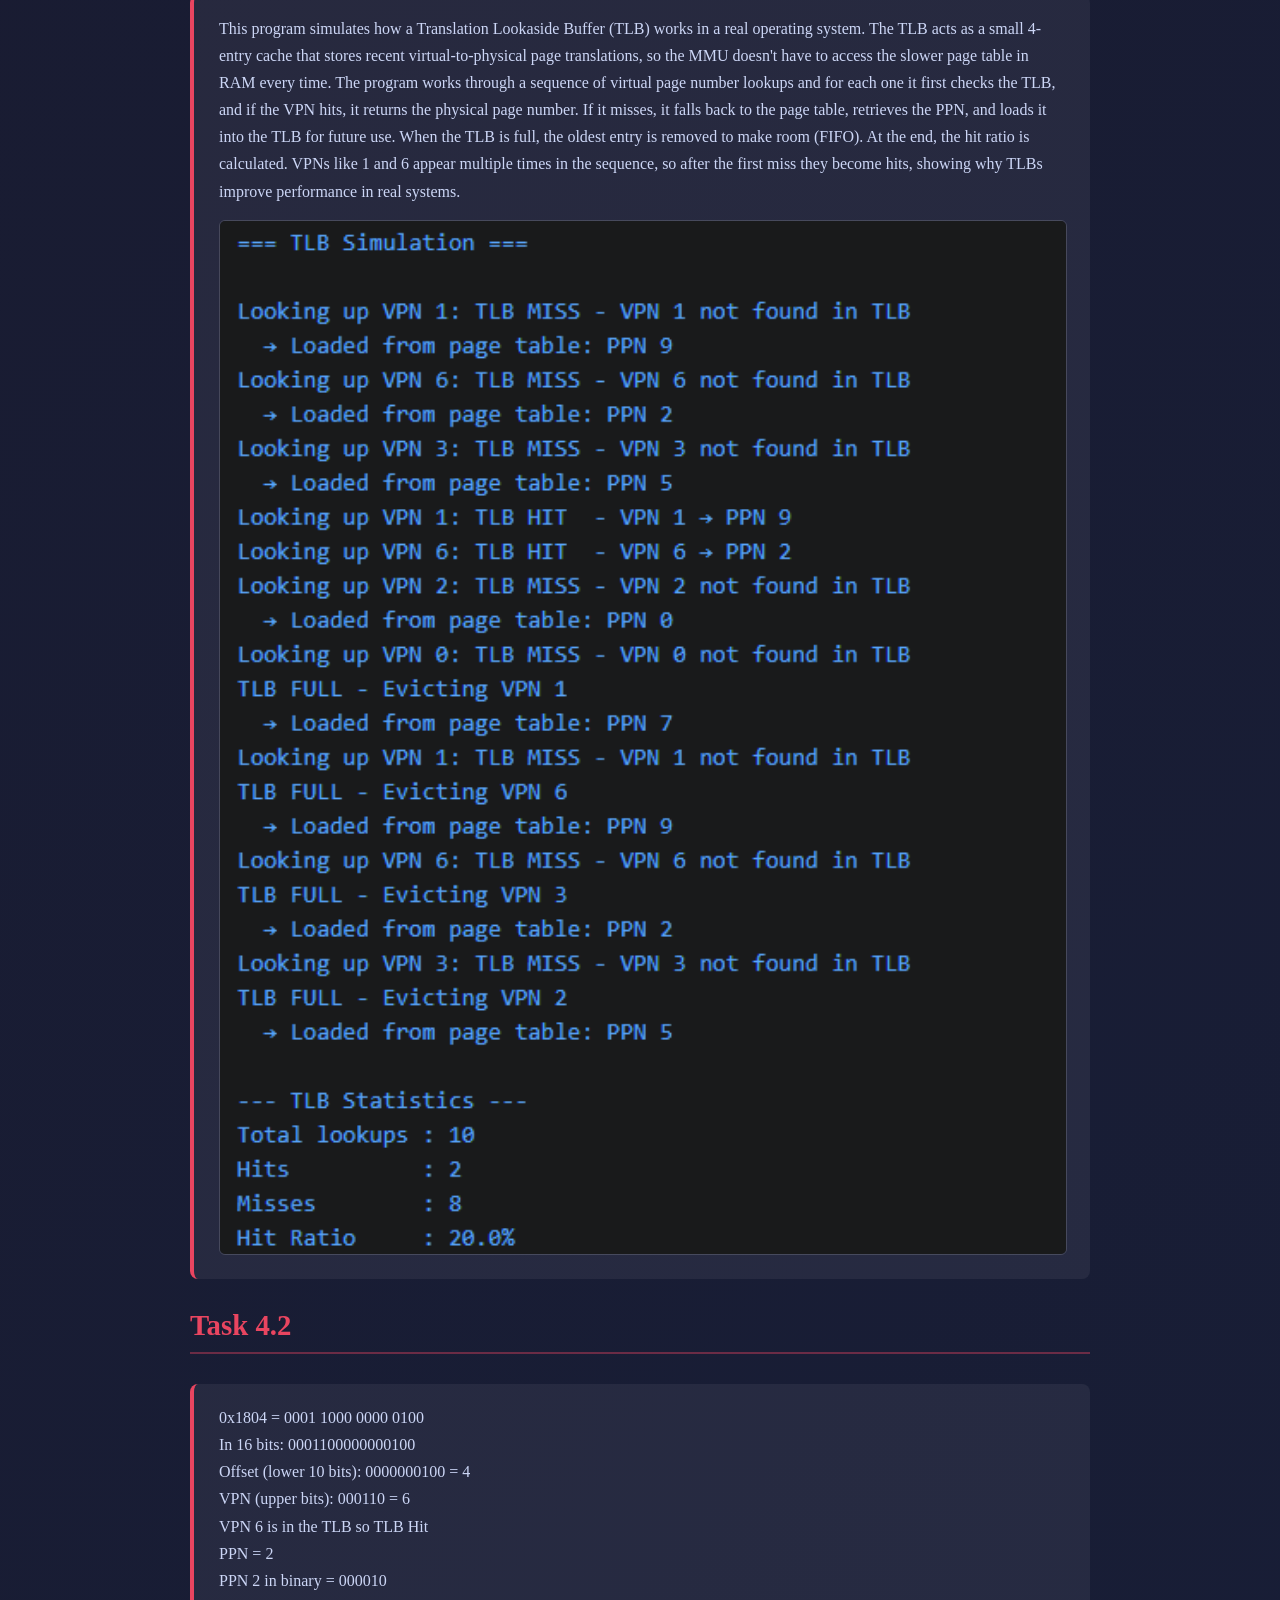
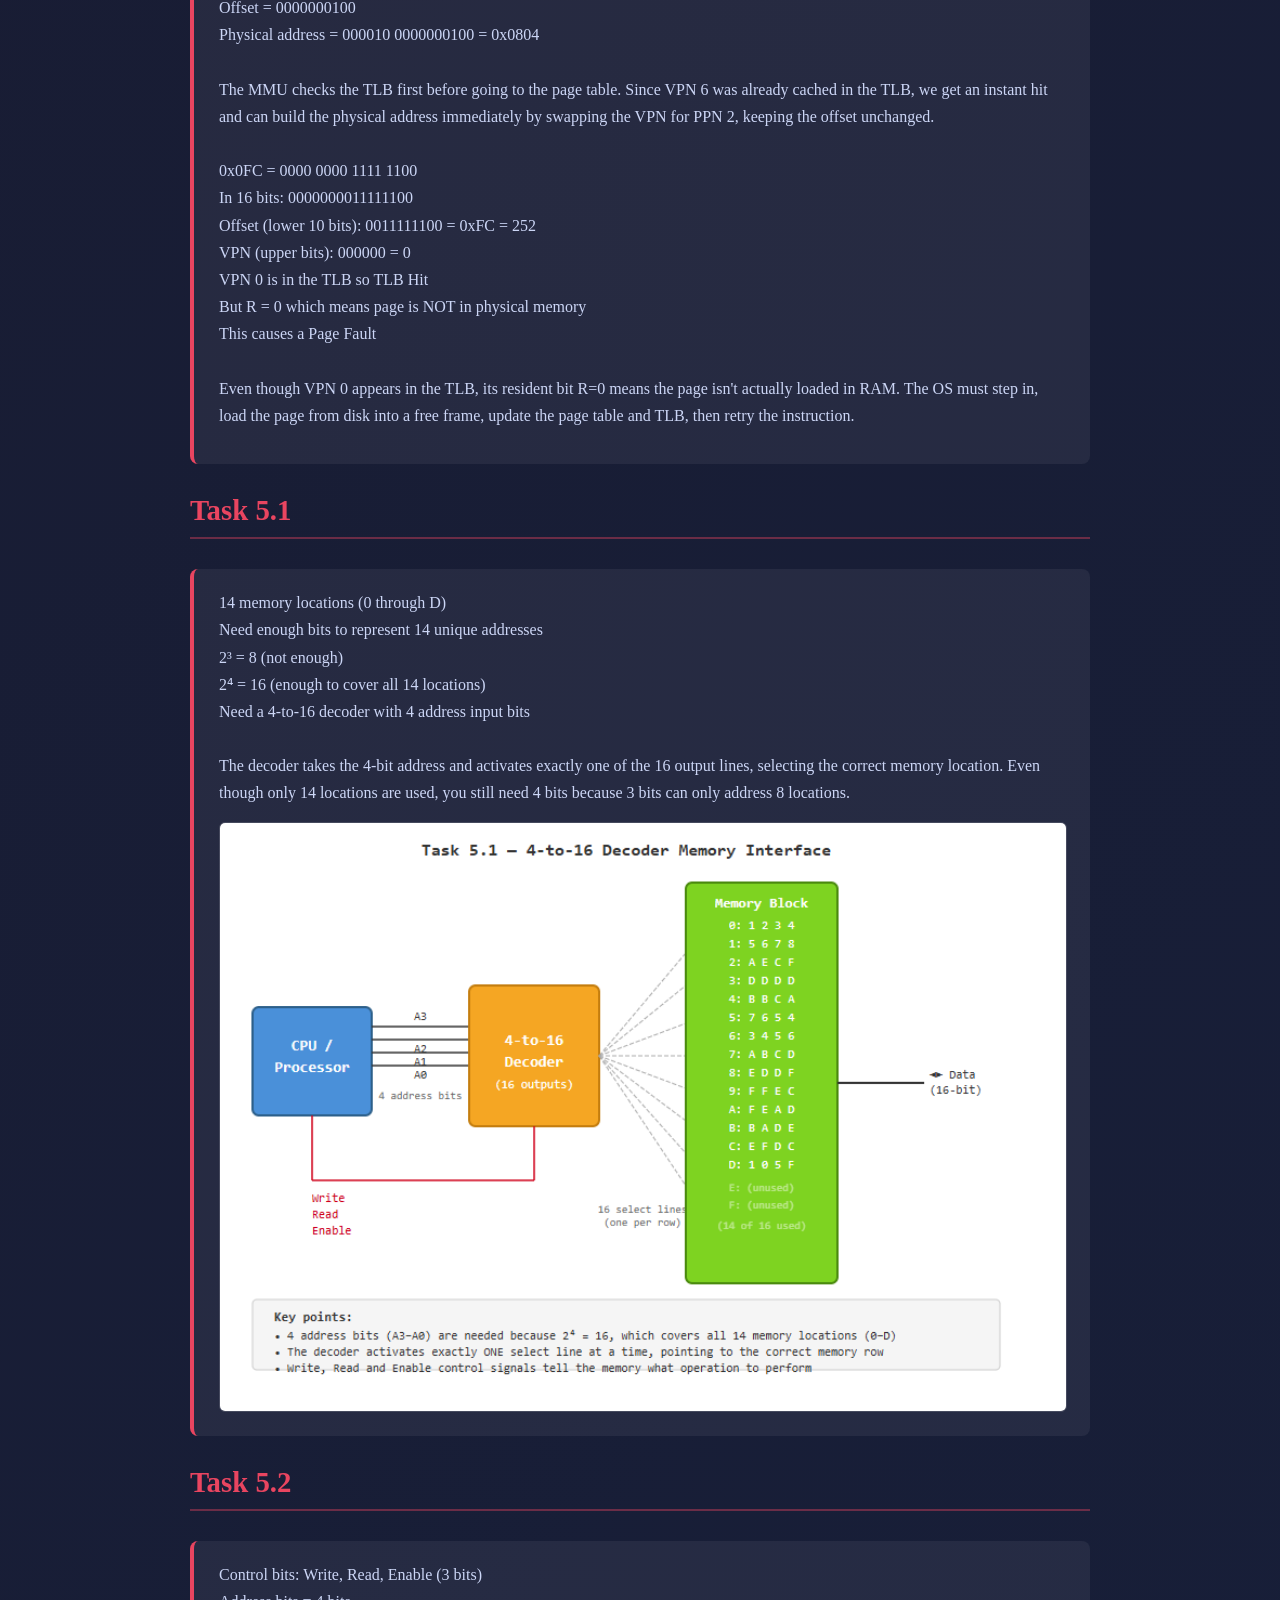
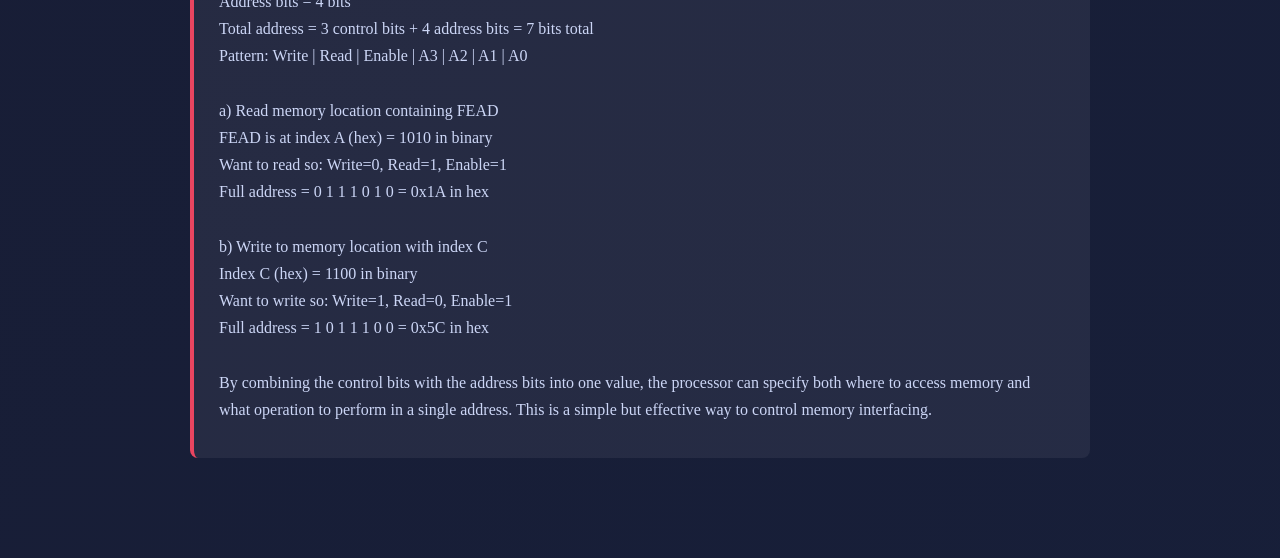
<file: lab8.html>
<!DOCTYPE html>
<html lang="en">
<head>
    <meta charset="UTF-8">
    <meta name="viewport" content="width=device-width, initial-scale=1.0">
    <title>Sam Wilson - Portfolio</title>
    <link rel="stylesheet" href="style.css">
</head>
<body>

    <!-- Navbar -->
    <nav class="nav">
        <a href="index.html" >Home</a>
        <a href="lab1.html">Lab 1</a>
        <a href="lab2.html">Lab 2</a>
        <a href="lab3.html">Lab 3</a>
        <a href="lab4.html">Lab 4</a>
        <a href="lab5.html">Lab 5</a>
        <a href="lab6.html">Lab 6</a>
        <a href="lab7.html">Lab 7</a>
        <a href="lab8.html"class="active">Lab 8</a>
        <a href="lab9.html">Lab 9</a>
        <a href="bonus.html">Bonus</a>
        <button class="dark-toggle" id="darkToggle">Dark Mode</button>
    </nav>

    <div class="section">
        <h1>Lab 8 - Memory and Memory Management</h1>

        <!-- TASK 1 -->
        <h2 class="name">Task 1</h2>
        <div class="entry">
            <p class="description">
                Virtual address = 4-bit VPN + 8-bit offset<br>
                Physical address = 3-bit PPN + 8-bit offset<br>
                Number of virtual pages = 2⁴ = 16 pages<br>
                Bytes per page = 2⁸ = 256 bytes<br>
                Number of physical pages = 2³ = 8 pages<br>
                <br>
                The VPN bits tell you how many pages exist, and the offset bits tell you how big each page is. 
                They're separate because the MMU needs to translate the page number while keeping the offset the same.
            </p>
        </div>

        <div class="entry">
            <p class="description">
                0x2 = 0010, 0xC = 1100, 0x8 = 1000<br>
                Full binary: 0010 1100 1000 (12 bits)<br>
                First 4 bits = VPN so 0010 = 2<br>
                Last 8 bits = offset so 1100 1000 = 0xC8<br>
                Row 2: D=0, R=1, PPN=4<br>
                R=1 means the page is in RAM (no page fault)<br>
                <br>
                Physical address = PPN 4 + offset 0xC8
            </p>
        </div>

        <!-- TASK 2 -->
        <h2 class="name">Task 2</h2>
        <div class="entry">
            <p class="description">
                Page frame size = 4KB = 4096 bytes<br>
                Each range = (frame number x 4096) to (frame number x 4096) + 4095<br>
                <br>
                D (frame 0, lower bound):<br>
                0 x 4096 = 0<br>
                Range: 0 - 4095, so D = 4095<br>
                <br>
                A (frame 7, upper bound):<br>
                7 x 4096 = 28672<br>
                Range: 28672 - A<br>
                A = 28672 + 4095 = 32767<br>
                <br>
                B (frame 5, upper bound):<br>
                5 x 4096 = 20480<br>
                Range: 20480 - B<br>
                B = 20480 + 4095 = 24575<br>
                <br>
                C (frame 3, upper bound):<br>
                3 x 4096 = 12288<br>
                Range: 12288 = C<br>
                C = 12288 + 4095 = 16383<br>
                <br>
                Each page frame is exactly 4096 bytes wide. To find any boundary you multiply the frame number 
                by the page size. The upper bound is always one less than the next frame's start (since addresses are whole numbers).
            </p>
        </div>

        <!-- TASK 3 -->
        <h2 class="name">Task 3</h2>
        <div class="entry">
            <p class="description">
                Full 32-bit address: 00000000000000000011000010110111<br>
                First 20 bits = VPN, last 12 bits = offset<br>
                VPN (first 20 bits): 00000000000000000011<br>
                Offset (last 12 bits): 000010110111<br>
                <br>
                00000000000000000011 in binary = 3<br>
                So Virtual Page 3 is being referenced<br>
                <br>
                From the page table, VPN 3 has:<br>
                Present/Absent bit = 1 (page is in memory, no page fault!)<br>
                Page frame = 011 in binary = 3 in decimal<br>
                <br>
                Take PPN: 011<br>
                Take offset: 000010110111<br>
                Physical address = 011 000010110111<br>
                Converting to hex: 0x30B7<br>
                <br>
                The MMU takes the VPN (3), looks it up in the page table, finds it's present with PPN 011, 
                then simply swaps the VPN for the PPN while keeping the offset identical.
            </p>
        </div>

        <!-- TASK 4 -->
        <h2 class="name">Task 4</h2>
        <div class="entry">
            <p class="description">
                Virtual memory = 2³² bytes<br>
                Physical memory = 2²⁴ bytes<br>
                Page size = 2¹⁰ bytes (1KB)<br>
                VPN = 22 bits, Offset = 10 bits, PPN = 14 bits<br>
                4 entry TLB<br>
                <br>
                (i) Physical memory size / page size<br>
                2²⁴ / 2¹⁰ = 2¹⁴ = 16,384 pages<br>
                <br>
                (ii) This is determined by the number of virtual pages<br>
                2³² / 2¹⁰ = 2²² = 4,194,304 entries<br>
                <br>
                (iii) Each entry needs to store the PPN + control bits (R, D etc.)<br>
                PPN = 14 bits + typically 2 control bits (R and D)<br>
                = 16 bits per entry<br>
                <br>
                (iv) Total page table size = number of entries x bits per entry<br>
                = 2²² x 16 bits = 2²² x 2 bytes = 2²³ bytes<br>
                Pages needed = 2²³ / 2¹⁰ = 2¹³ = 8,192 pages
            </p>
        </div>

        <!-- TLB SIMULATION -->
        <h2 class="name">Translation Lookaside Buffer (TLB) Simulation</h2>
        <div class="entry">
            <p class="description">
                This program simulates how a Translation Lookaside Buffer (TLB) works in a real operating system. The TLB acts as a small 4-entry cache that stores recent virtual-to-physical page translations, so the MMU doesn't have to access the slower page table in RAM every time. The program works through a sequence of virtual page number lookups and for each one it first checks the TLB, and if the VPN hits, it returns the physical page number. If it misses, it falls back to the page table, retrieves the PPN, and loads it into the TLB for future use. When the TLB is full, the oldest entry is removed to make room (FIFO). At the end, the hit ratio is calculated. VPNs like 1 and 6 appear multiple times in the sequence, so after the first miss they become hits, showing why TLBs improve performance in real systems.
            </p>
            <img src="Pictures/TLB output.png" alt="TLB output">
        </div>

        <!-- TASK 4.2 -->
        <h2 class="name">Task 4.2</h2>
        <div class="entry">
            <p class="description">
                0x1804 = 0001 1000 0000 0100<br>
                In 16 bits: 0001100000000100<br>
                Offset (lower 10 bits): 0000000100 = 4<br>
                VPN (upper bits): 000110 = 6<br>
                VPN 6 is in the TLB so TLB Hit<br>
                PPN = 2<br>
                PPN 2 in binary = 000010<br>
                Offset = 0000000100<br>
                Physical address = 000010 0000000100 = 0x0804<br>
                <br>
                The MMU checks the TLB first before going to the page table. Since VPN 6 was already cached 
                in the TLB, we get an instant hit and can build the physical address immediately by swapping 
                the VPN for PPN 2, keeping the offset unchanged.<br>
                <br>
                0x0FC = 0000 0000 1111 1100<br>
                In 16 bits: 0000000011111100<br>
                Offset (lower 10 bits): 0011111100 = 0xFC = 252<br>
                VPN (upper bits): 000000 = 0<br>
                VPN 0 is in the TLB so TLB Hit<br>
                But R = 0 which means page is NOT in physical memory<br>
                This causes a Page Fault<br>
                <br>
                Even though VPN 0 appears in the TLB, its resident bit R=0 means the page isn't actually 
                loaded in RAM. The OS must step in, load the page from disk into a free frame, update the 
                page table and TLB, then retry the instruction.
            </p>
        </div>

        <!-- TASK 5.1 -->
        <h2 class="name">Task 5.1</h2>
        <div class="entry">
            <p class="description">
                14 memory locations (0 through D)<br>
                Need enough bits to represent 14 unique addresses<br>
                2³ = 8 (not enough)<br>
                2⁴ = 16 (enough to cover all 14 locations)<br>
                Need a 4-to-16 decoder with 4 address input bits<br>
                <br>
                The decoder takes the 4-bit address and activates exactly one of the 16 output lines, 
                selecting the correct memory location. Even though only 14 locations are used, you still 
                need 4 bits because 3 bits can only address 8 locations.
            </p>
            <img src="Pictures/task5_1_diagram.png" alt="4-to-16 Decoder Diagram">
        </div>

        <!-- TASK 5.2 -->
        <h2 class="name">Task 5.2</h2>
        <div class="entry">
            <p class="description">
                Control bits: Write, Read, Enable (3 bits)<br>
                Address bits = 4 bits<br>
                Total address = 3 control bits + 4 address bits = 7 bits total<br>
                Pattern: Write | Read | Enable | A3 | A2 | A1 | A0<br>
                <br>
                a) Read memory location containing FEAD<br>
                FEAD is at index A (hex) = 1010 in binary<br>
                Want to read so: Write=0, Read=1, Enable=1<br>
                Full address = 0 1 1 1 0 1 0 = 0x1A in hex<br>
                <br>
                b) Write to memory location with index C<br>
                Index C (hex) = 1100 in binary<br>
                Want to write so: Write=1, Read=0, Enable=1<br>
                Full address = 1 0 1 1 1 0 0 = 0x5C in hex<br>
                <br>
                By combining the control bits with the address bits into one value, the processor can specify 
                both where to access memory and what operation to perform in a single address. This is a simple 
                but effective way to control memory interfacing.
            </p>
        </div>

    </div><!-- end .section -->

    <script src="script.js"></script>
</body>
</html>
</file>
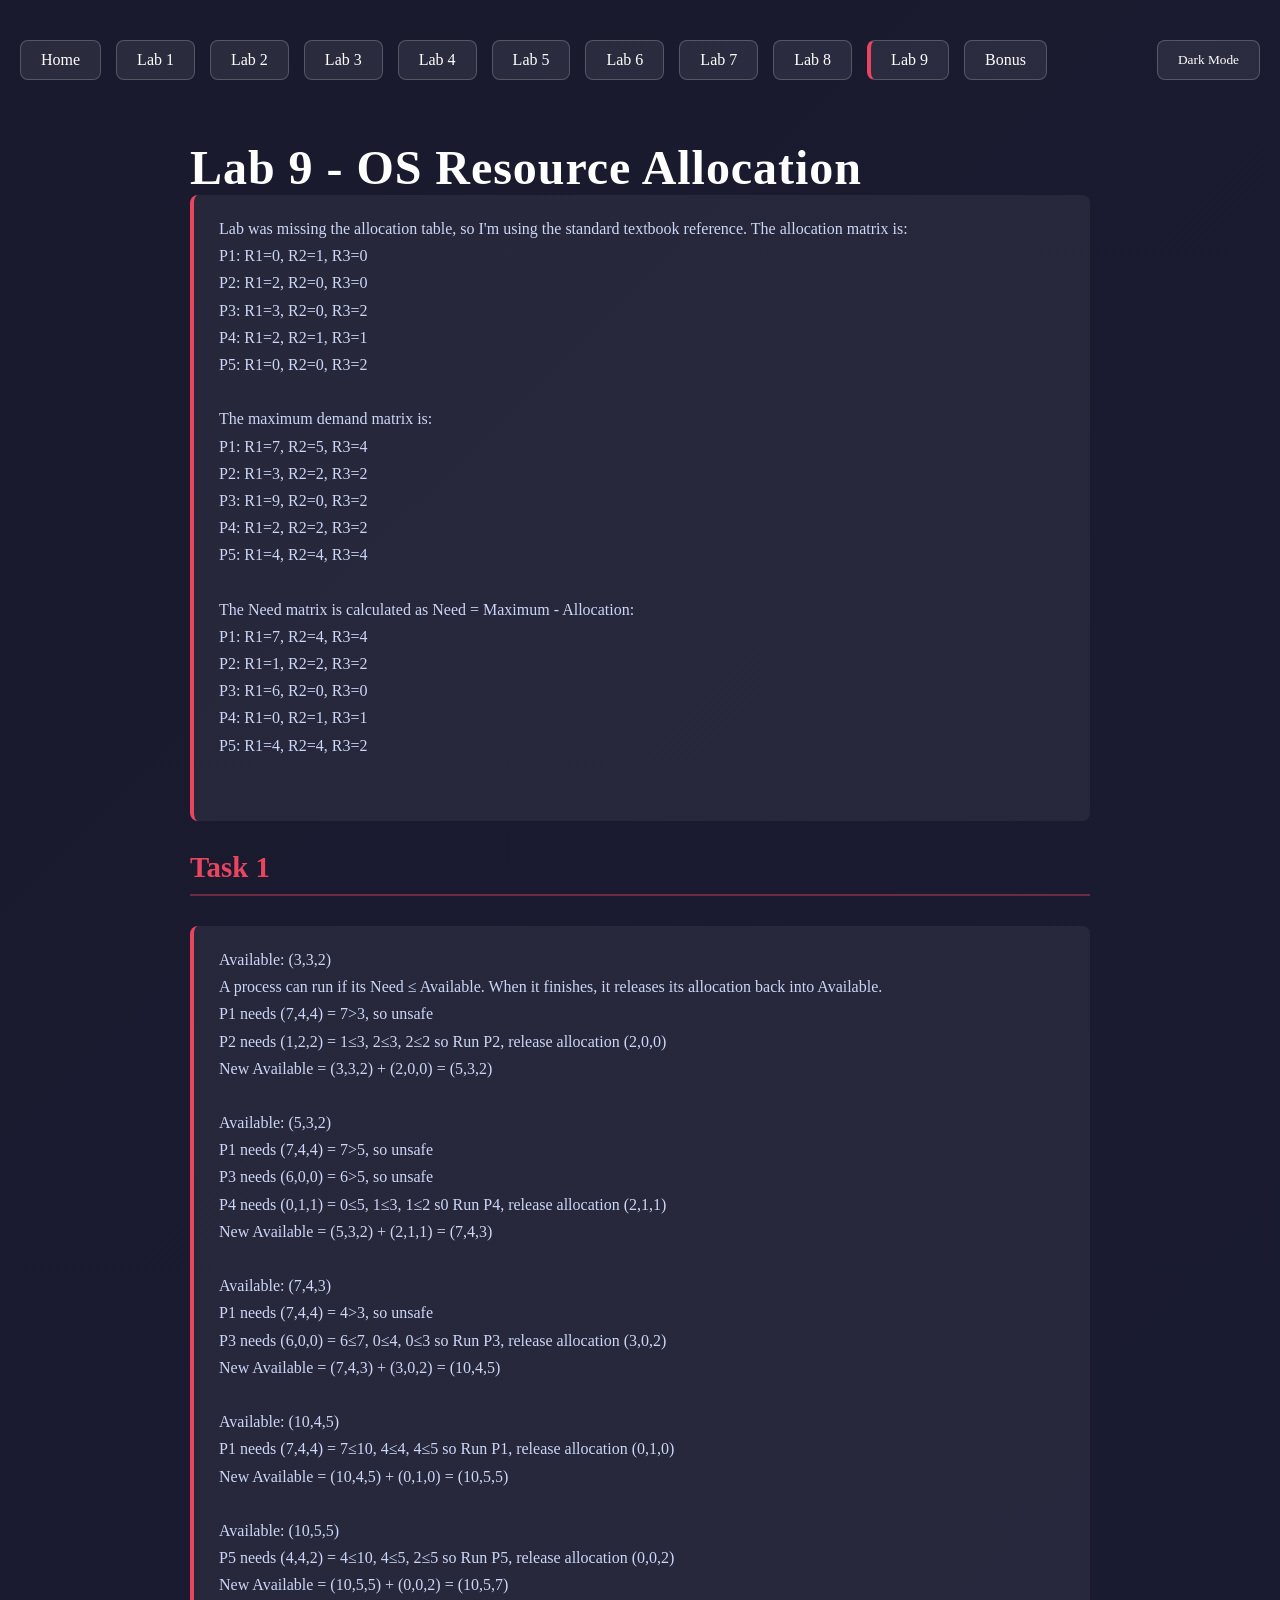
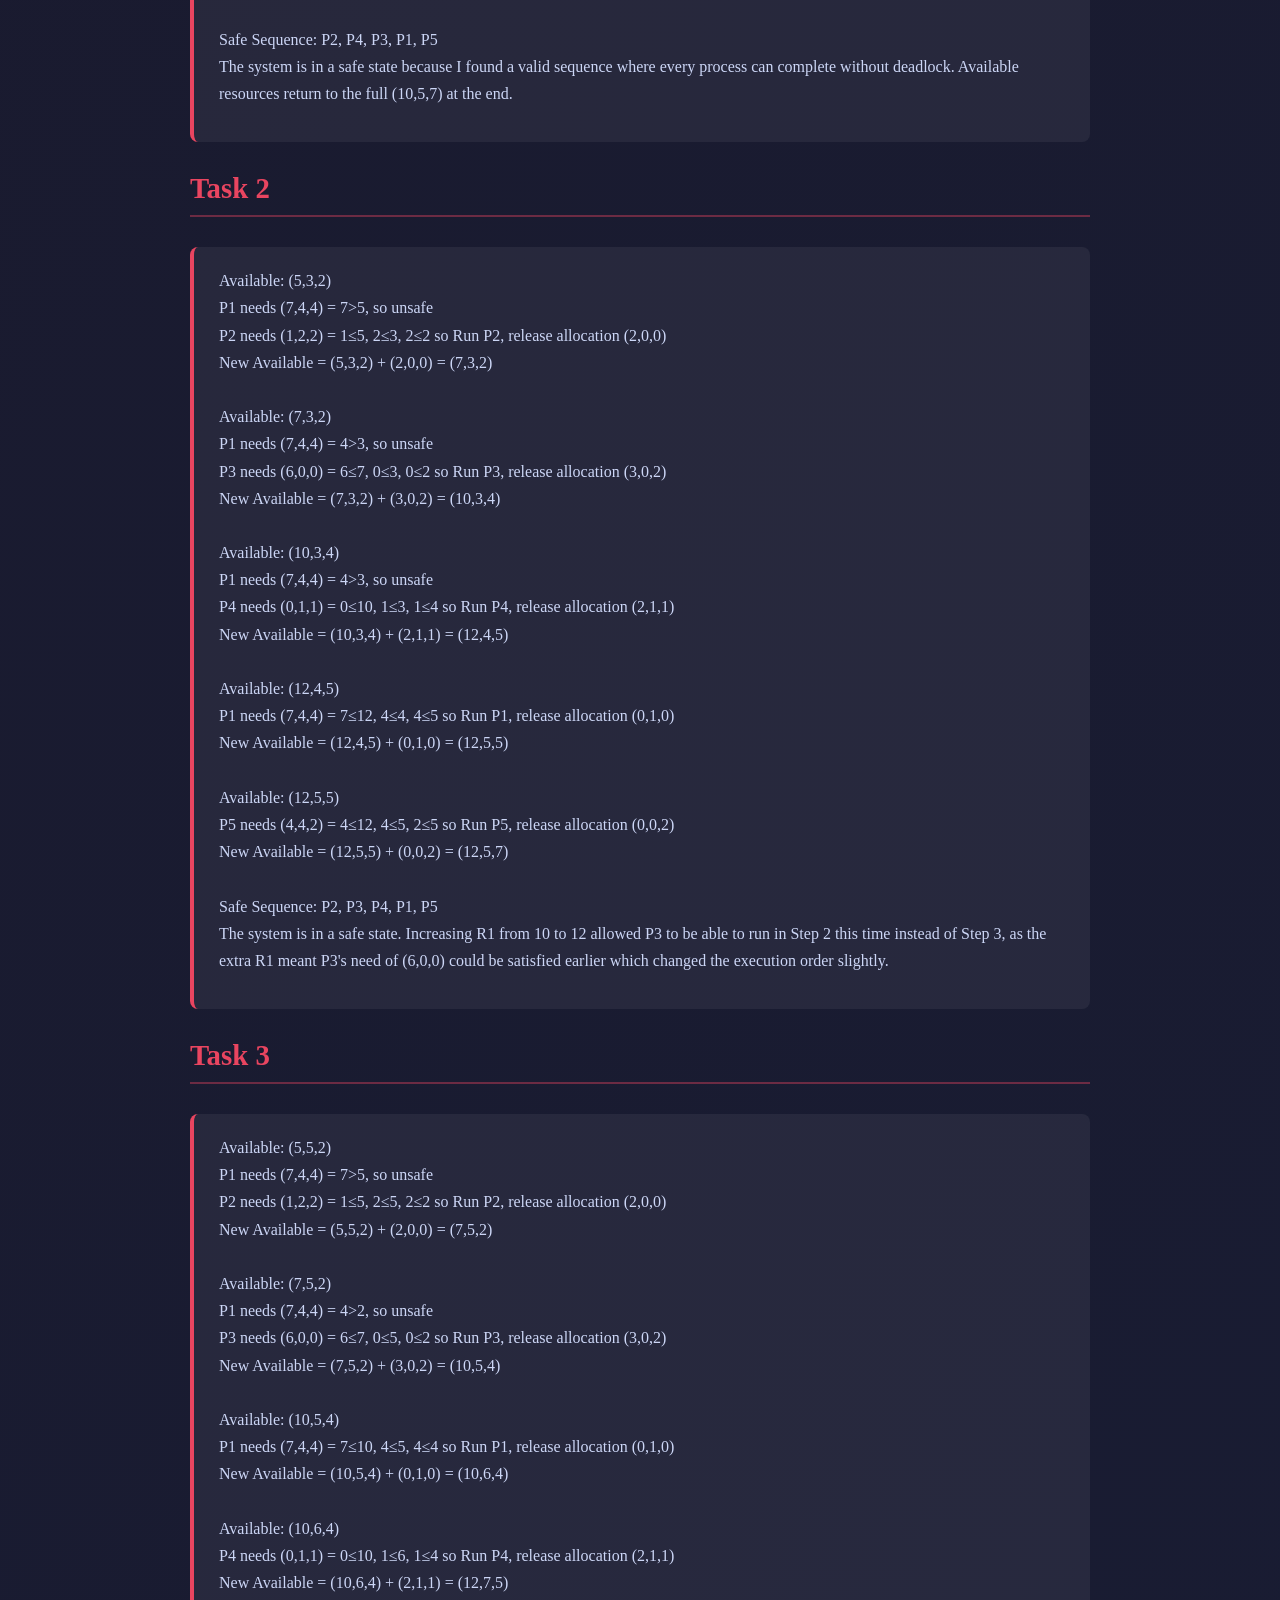
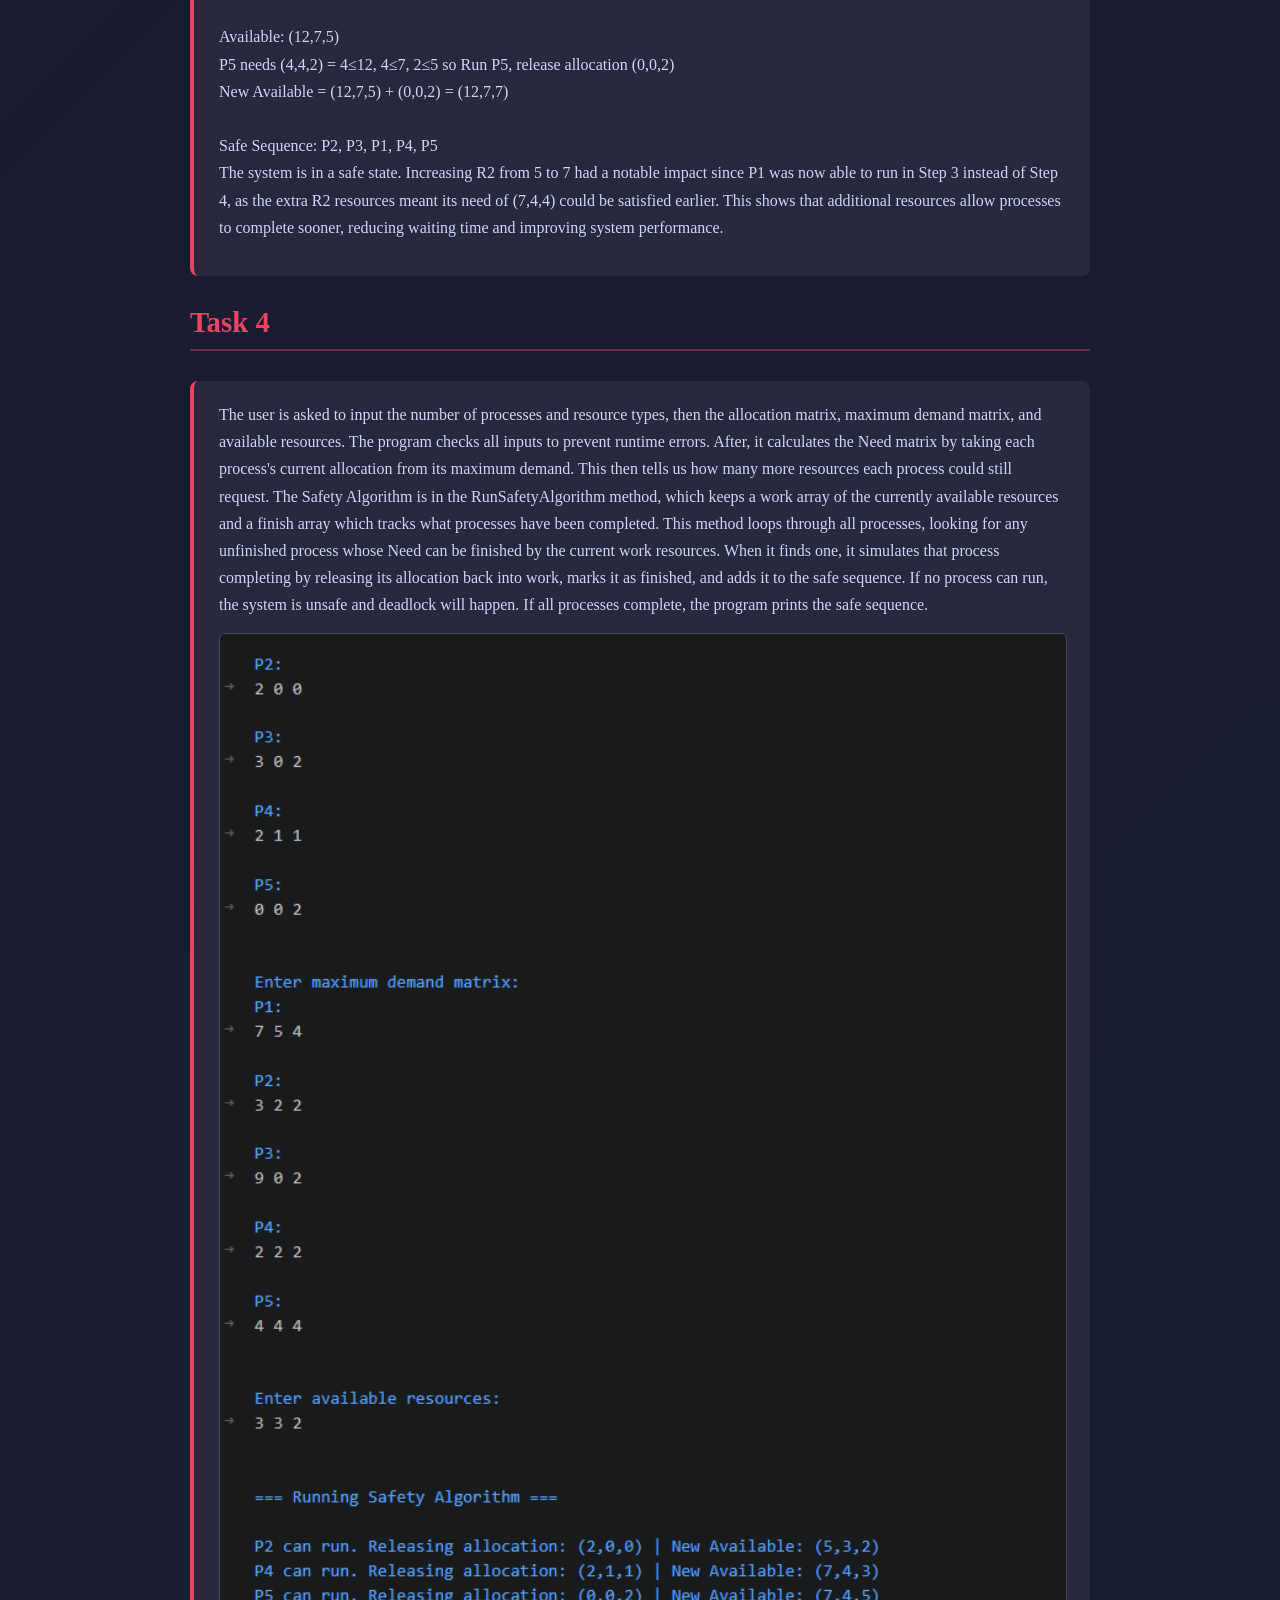
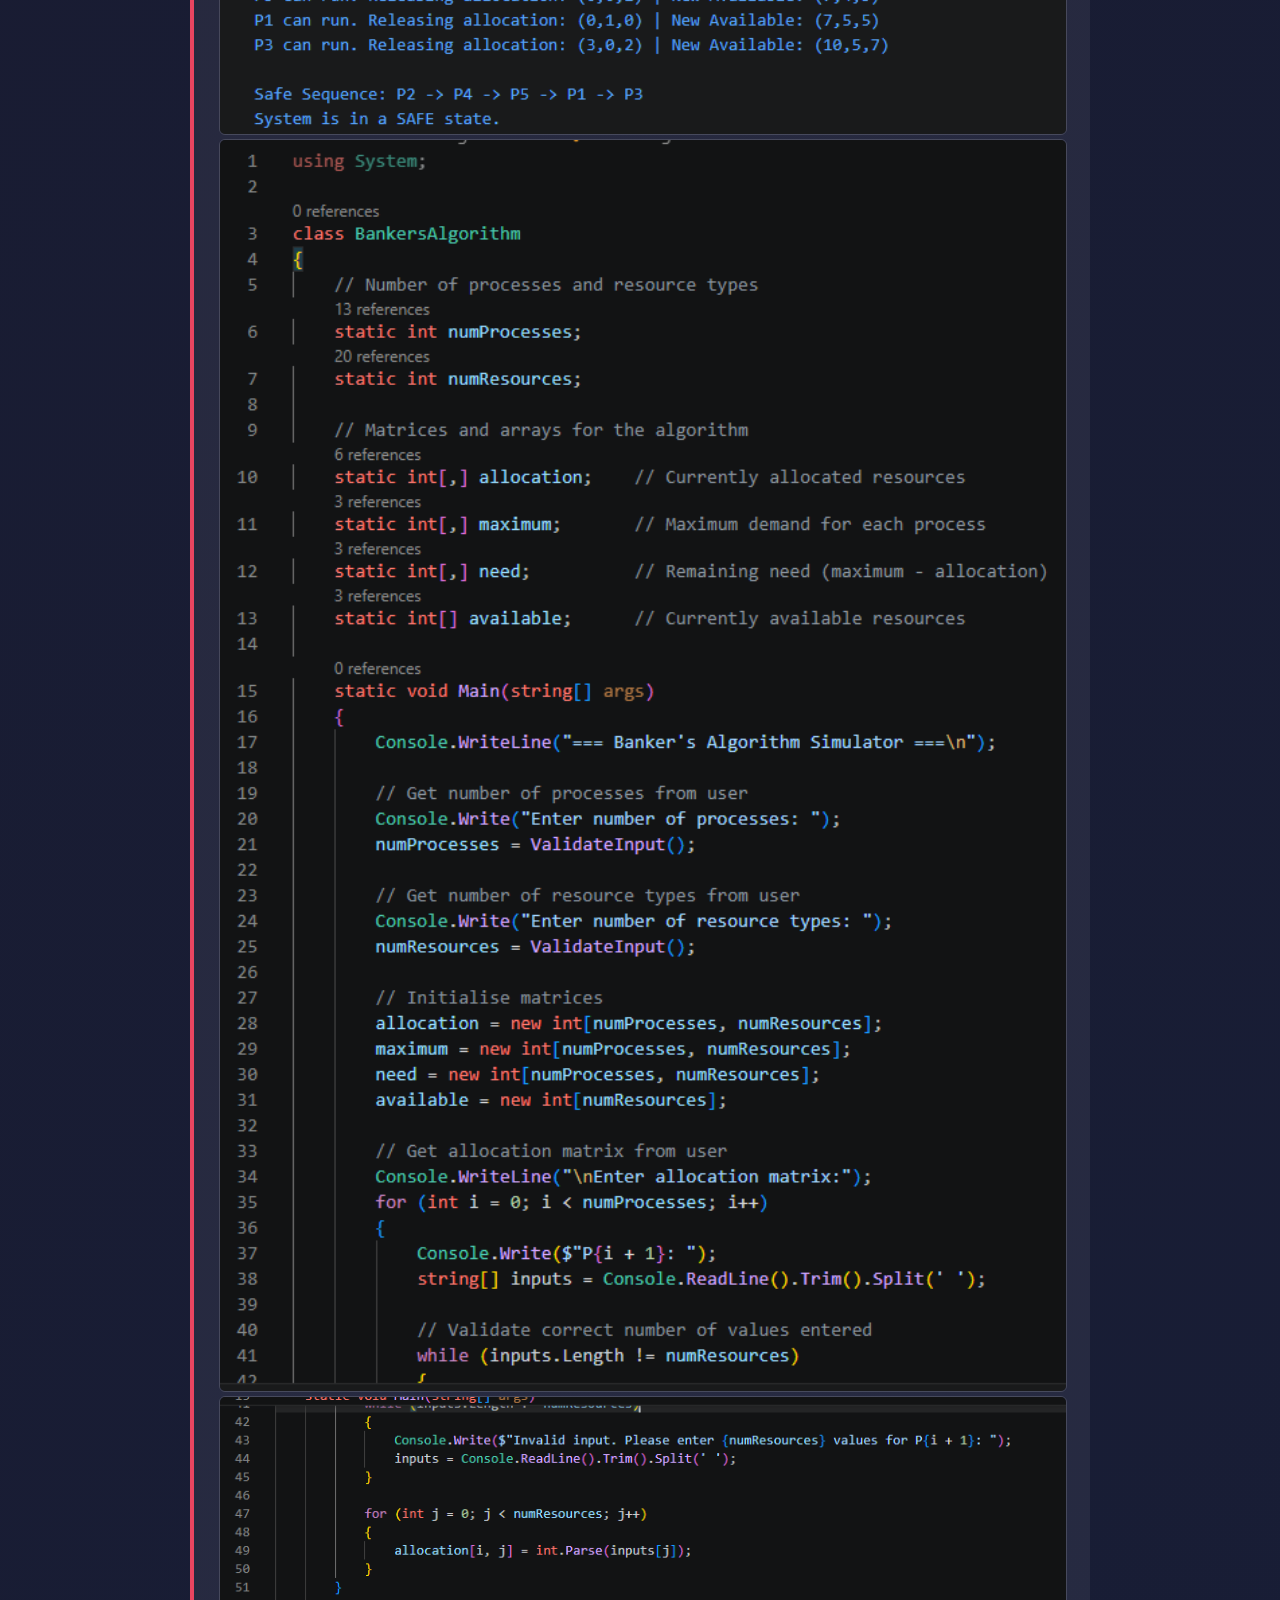
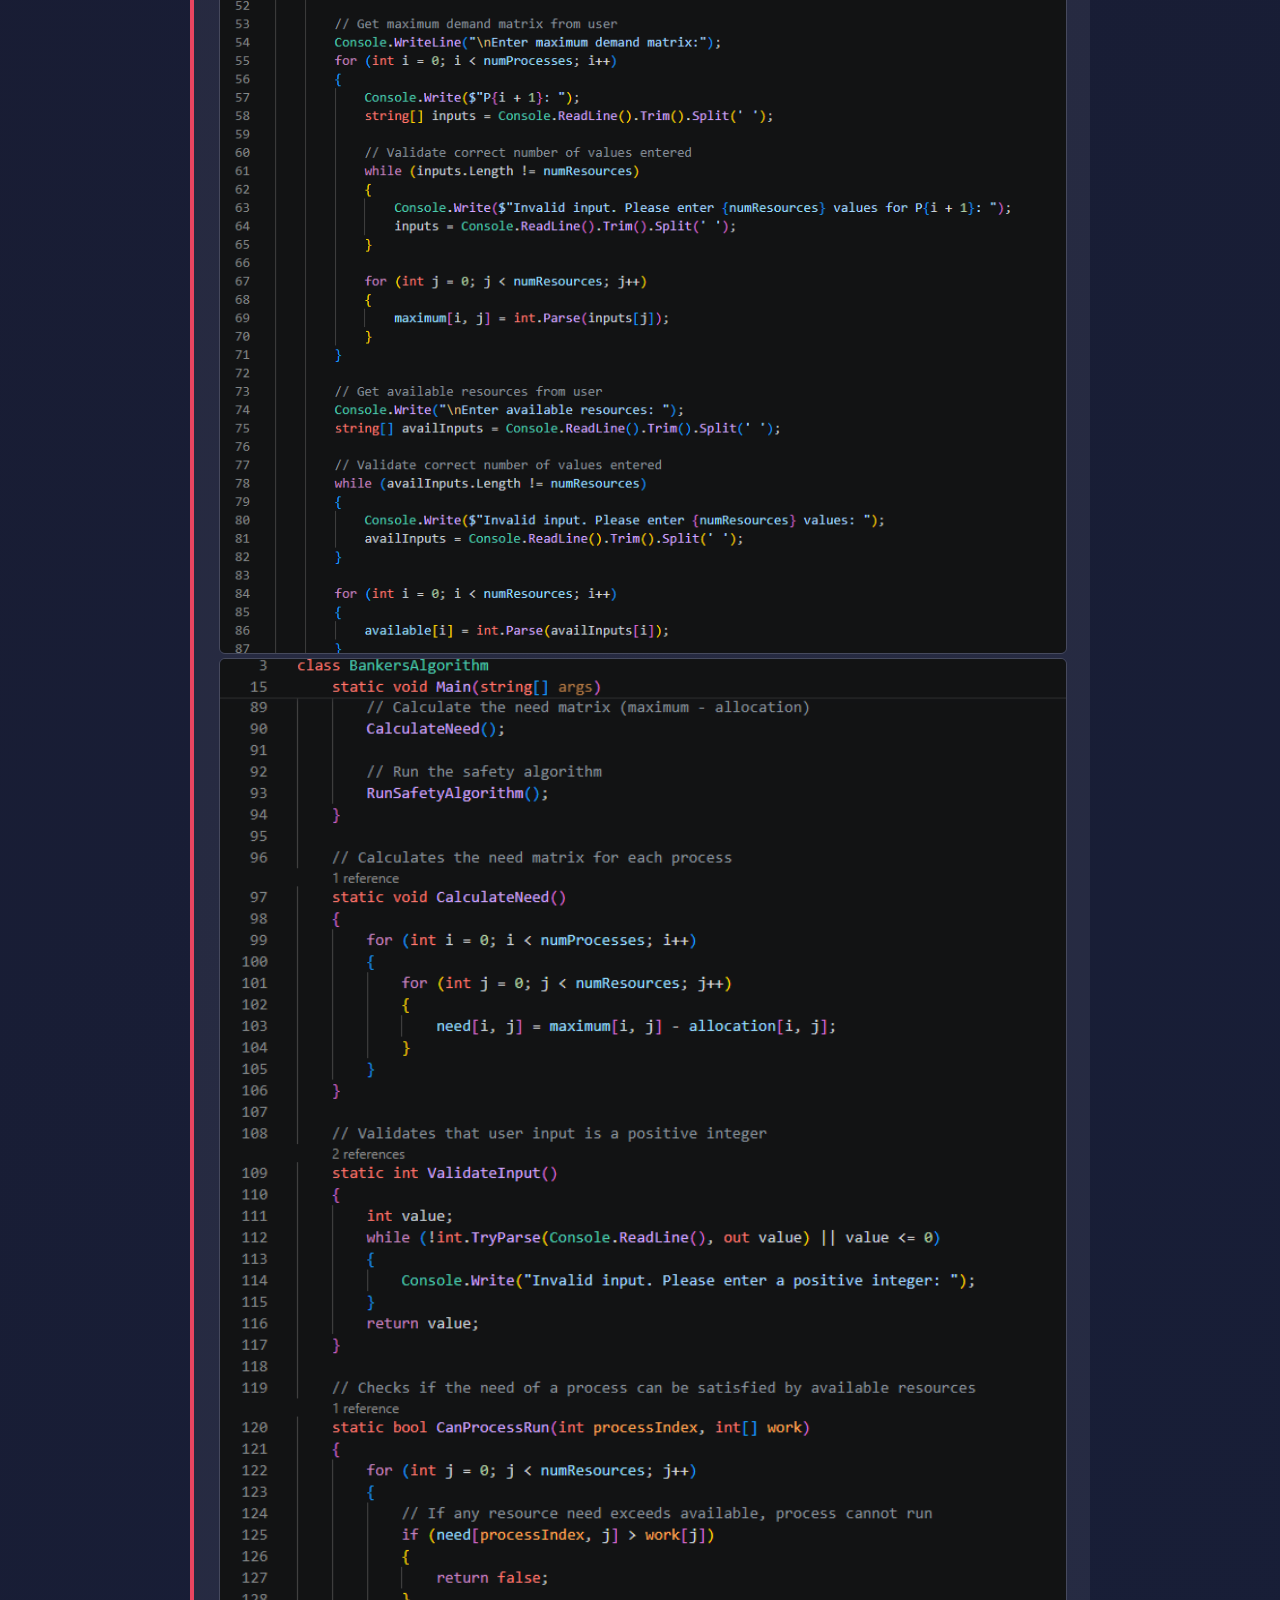
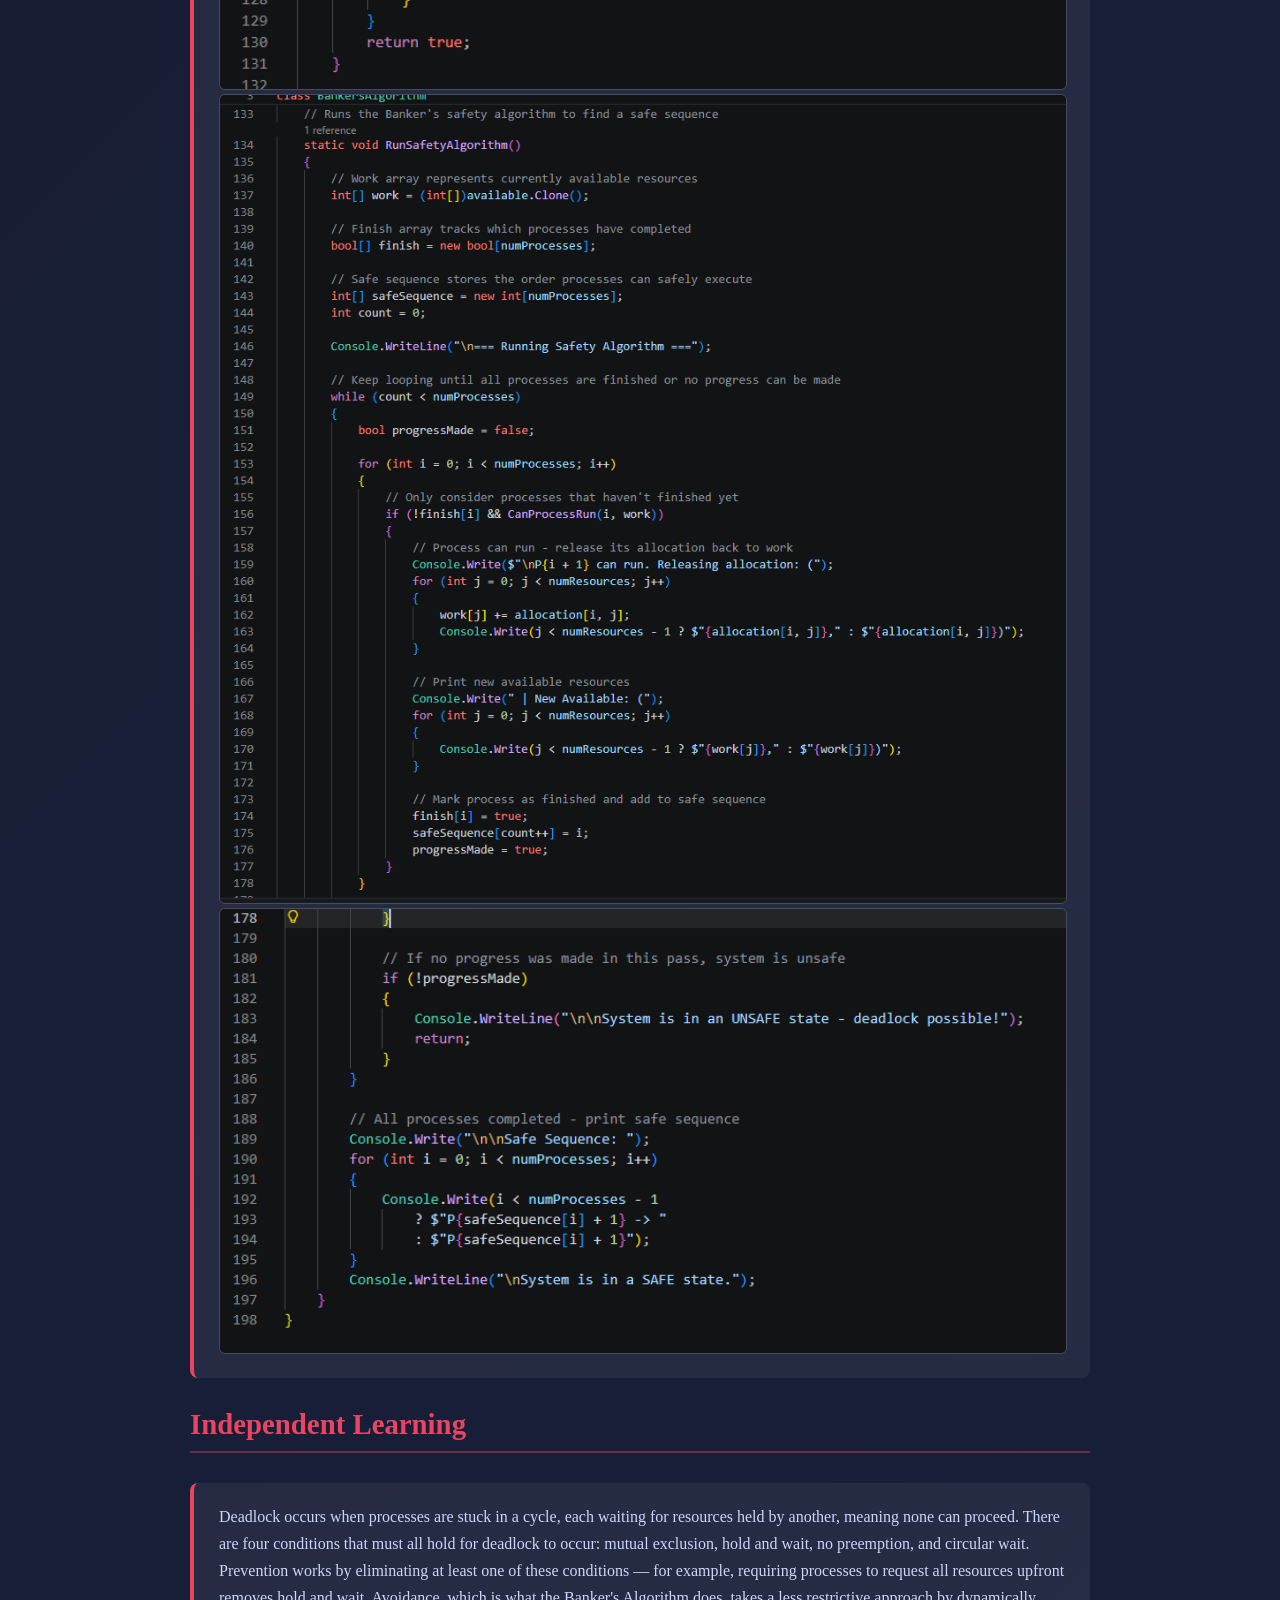
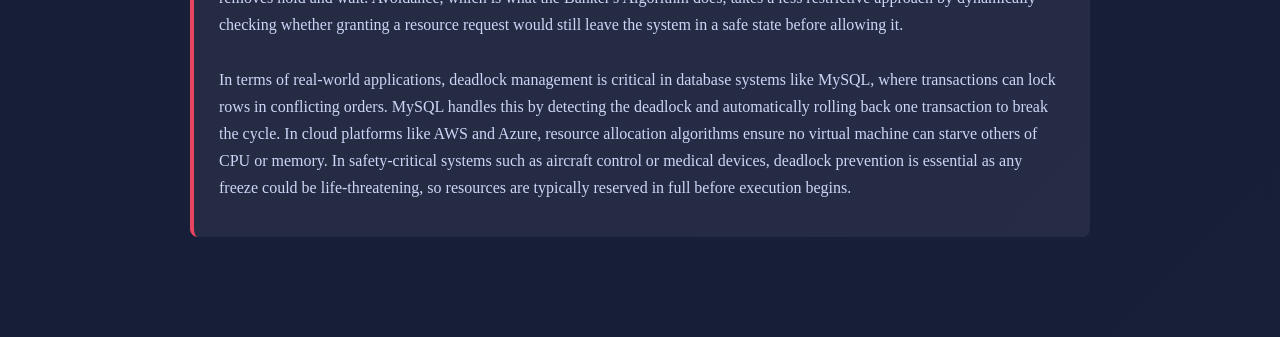
<file: lab9.html>
<!DOCTYPE html>
<html lang="en">
<head>
    <meta charset="UTF-8">
    <meta name="viewport" content="width=device-width, initial-scale=1.0">
    <title>Lab 3 - GitHub Actions & YAML</title>
   <link rel="stylesheet" href="style.css">

</head>
<body>

    <nav class="nav">
        <a href="index.html">Home</a>
        <a href="lab1.html">Lab 1</a>
        <a href="lab2.html">Lab 2</a>
        <a href="lab3.html" >Lab 3</a>
        <a href="lab4.html">Lab 4</a>
        <a href="lab5.html">Lab 5</a>
        <a href="lab6.html">Lab 6</a>
        <a href="lab7.html">Lab 7</a>
        <a href="lab8.html">Lab 8</a>
        <a href="lab9.html"class="active">Lab 9</a>
        <a href="bonus.html">Bonus</a>
        <button class="dark-toggle" id="darkToggle">Dark Mode</button>
    </nav>

    <div class="section">
        <h1>Lab 9 - OS Resource Allocation</h1>


        <div class="entry">
            <p class="description">
                Lab was missing the allocation table, so I'm using the standard textbook reference.
                The allocation matrix is:<br>
                P1: R1=0, R2=1, R3=0<br>
                P2: R1=2, R2=0, R3=0<br>
                P3: R1=3, R2=0, R3=2<br>
                P4: R1=2, R2=1, R3=1<br>
                P5: R1=0, R2=0, R3=2<br><br>
                The maximum demand matrix is:<br>
                P1: R1=7, R2=5, R3=4<br>
                P2: R1=3, R2=2, R3=2<br>
                P3: R1=9, R2=0, R3=2<br>
                P4: R1=2, R2=2, R3=2<br>
                P5: R1=4, R2=4, R3=4<br><br>
                The Need matrix is calculated as Need = Maximum - Allocation:<br>
                P1: R1=7, R2=4, R3=4<br>
                P2: R1=1, R2=2, R3=2<br>
                P3: R1=6, R2=0, R3=0<br>
                P4: R1=0, R2=1, R3=1<br>
                P5: R1=4, R2=4, R3=2<br><br>
            </p>
        </div>

        <h2 class="name">Task 1</h2>
        <div class="entry">
            <p class="description">
                 Available: (3,3,2)<br>
                A process can run if its Need ≤ Available. When it finishes, it releases its allocation back into Available.<br>
                P1 needs (7,4,4) = 7>3, so unsafe<br>
                P2 needs (1,2,2) = 1≤3, 2≤3, 2≤2 so Run P2, release allocation (2,0,0)<br>
                New Available = (3,3,2) + (2,0,0) = (5,3,2)<br><br>
                Available: (5,3,2)<br>
                P1 needs (7,4,4) = 7>5, so unsafe<br>
                P3 needs (6,0,0) = 6>5, so unsafe<br>
                P4 needs (0,1,1) = 0≤5, 1≤3, 1≤2 s0 Run P4, release allocation (2,1,1)<br>
                New Available = (5,3,2) + (2,1,1) = (7,4,3)<br><br>
                Available: (7,4,3)<br>
                P1 needs (7,4,4) = 4>3, so unsafe <br>
                P3 needs (6,0,0) = 6≤7, 0≤4, 0≤3 so Run P3, release allocation (3,0,2)<br>
                New Available = (7,4,3) + (3,0,2) = (10,4,5)<br><br>
                Available: (10,4,5)<br>
                P1 needs (7,4,4) = 7≤10, 4≤4, 4≤5 so Run P1, release allocation (0,1,0)<br>
                New Available = (10,4,5) + (0,1,0) = (10,5,5)<br><br>
                Available: (10,5,5)<br>
                P5 needs (4,4,2) = 4≤10, 4≤5, 2≤5 so Run P5, release allocation (0,0,2)<br>
                New Available = (10,5,5) + (0,0,2) = (10,5,7)<br><br>
                Safe Sequence: P2, P4, P3, P1, P5<br>
                The system is in a safe state because I found a valid sequence where every process can complete without deadlock. Available resources return to the full (10,5,7) at the end.
            </p>
        </div>
        <h2 class="name">Task 2</h2>
        <div class="entry">
            <p class="description">
            Available: (5,3,2)<br>
            P1 needs (7,4,4) = 7>5, so unsafe<br>
            P2 needs (1,2,2) = 1≤5, 2≤3, 2≤2 so Run P2, release allocation (2,0,0)<br>
            New Available = (5,3,2) + (2,0,0) = (7,3,2)<br><br>

            Available: (7,3,2)<br>
            P1 needs (7,4,4) = 4>3, so unsafe<br>
            P3 needs (6,0,0) = 6≤7, 0≤3, 0≤2 so Run P3, release allocation (3,0,2)<br>
            New Available = (7,3,2) + (3,0,2) = (10,3,4)<br><br>

            Available: (10,3,4)<br>
            P1 needs (7,4,4) = 4>3, so unsafe<br>
            P4 needs (0,1,1) = 0≤10, 1≤3, 1≤4 so Run P4, release allocation (2,1,1)<br>
            New Available = (10,3,4) + (2,1,1) = (12,4,5)<br><br>

            Available: (12,4,5)<br>
            P1 needs (7,4,4) = 7≤12, 4≤4, 4≤5 so Run P1, release allocation (0,1,0)<br>
            New Available = (12,4,5) + (0,1,0) = (12,5,5)<br><br>

            Available: (12,5,5)<br>
            P5 needs (4,4,2) = 4≤12, 4≤5, 2≤5 so Run P5, release allocation (0,0,2)<br>
            New Available = (12,5,5) + (0,0,2) = (12,5,7)<br><br>

            Safe Sequence: P2, P3, P4, P1, P5<br>
            The system is in a safe state. Increasing R1 from 10 to 12 allowed P3 to be able to run in Step 2 this time instead of Step 3, as the extra R1 meant P3's need of (6,0,0) could be satisfied earlier which changed the execution order slightly. 
            </p>
        </div>

        <h2 class="name">Task 3</h2>
        <div class="entry">
            <p class="description">
                Available: (5,5,2)<br>
                P1 needs (7,4,4) = 7>5, so unsafe<br>
                P2 needs (1,2,2) = 1≤5, 2≤5, 2≤2 so Run P2, release allocation (2,0,0)<br>
                New Available = (5,5,2) + (2,0,0) = (7,5,2)<br><br>

                Available: (7,5,2)<br>
                P1 needs (7,4,4) = 4>2, so unsafe<br>
                P3 needs (6,0,0) = 6≤7, 0≤5, 0≤2 so Run P3, release allocation (3,0,2)<br>
                New Available = (7,5,2) + (3,0,2) = (10,5,4)<br><br>

                Available: (10,5,4)<br>
                P1 needs (7,4,4) = 7≤10, 4≤5, 4≤4 so Run P1, release allocation (0,1,0)<br>
                New Available = (10,5,4) + (0,1,0) = (10,6,4)<br><br>

                Available: (10,6,4)<br>
                P4 needs (0,1,1) = 0≤10, 1≤6, 1≤4 so Run P4, release allocation (2,1,1)<br>
                New Available = (10,6,4) + (2,1,1) = (12,7,5)<br><br>

                Available: (12,7,5)<br>
                P5 needs (4,4,2) = 4≤12, 4≤7, 2≤5 so Run P5, release allocation (0,0,2)<br>
                New Available = (12,7,5) + (0,0,2) = (12,7,7)<br><br>

                Safe Sequence: P2, P3, P1, P4, P5<br>
                The system is in a safe state. Increasing R2 from 5 to 7 had a notable impact since P1 was now able to run in Step 3 instead of Step 4, as the extra R2 resources meant its need of (7,4,4) could be satisfied earlier. This shows that additional resources allow processes to complete sooner, reducing waiting time and improving system performance.
            </p>
        </div>

        <h2 class="name">Task 4</h2>
        <div class="entry">
            <p class="description">
                The user is asked to input the number of processes and resource types, then the allocation matrix, maximum demand matrix, and available resources. The program checks all inputs to prevent runtime errors. After, it calculates the Need matrix by taking each process's current allocation from its maximum demand. This then tells us how many more resources each process could still request. The Safety Algorithm is in the RunSafetyAlgorithm method, which keeps a work array of the currently available resources and a finish array which tracks what processes have been completed. This method loops through all processes, looking for any unfinished process whose Need can be finished by the current work resources. When it finds one, it simulates that process completing by releasing its allocation back into work, marks it as finished, and adds it to the safe sequence. If no process can run, the system is unsafe and deadlock will happen. If all processes complete, the program prints the safe sequence.
            </p>
            <img src="Pictures/bankers.png" alt="bankers algorithm output">
            <img src="Pictures/bankers1.png" alt="bankers algorithm code">
            <img src="Pictures/bankers2.png" alt="bankers algorithm code">
            <img src="Pictures/bankers3.png" alt="bankers algorithm code">
            <img src="Pictures/bankers4.png" alt="bankers algorithm code">
            <img src="Pictures/bankers5.png" alt="bankers algorithm code">
        </div>


        <h2 class="name">Independent Learning</h2>
        <div class="entry">
            <p class="description">
                Deadlock occurs when processes are stuck in a cycle, each waiting for resources held by another, meaning none can proceed. There are four conditions that must all hold for deadlock to occur: mutual exclusion, hold and wait, no preemption, and circular wait. Prevention works by eliminating at least one of these conditions — for example, requiring processes to request all resources upfront removes hold and wait. Avoidance, which is what the Banker's Algorithm does, takes a less restrictive approach by dynamically checking whether granting a resource request would still leave the system in a safe state before allowing it.
                <br><br>
                In terms of real-world applications, deadlock management is critical in database systems like MySQL, where transactions can lock rows in conflicting orders. MySQL handles this by detecting the deadlock and automatically rolling back one transaction to break the cycle. In cloud platforms like AWS and Azure, resource allocation algorithms ensure no virtual machine can starve others of CPU or memory. In safety-critical systems such as aircraft control or medical devices, deadlock prevention is essential as any freeze could be life-threatening, so resources are typically reserved in full before execution begins.
            </p>
        </div>

    <script src="script.js"></script>
</body>
</html>
</file>
<file: style.css>
body {
    margin: 0;
    font-family: Georgia, serif;
    background: linear-gradient(135deg, #1a1a2e, #16213e, #0f3460);
    background-size: 300% 300%;
    animation: gradientShift 6s ease infinite;
    color: #ffffff;
    padding: 40px 20px;
}

@keyframes gradientShift {
    0%   { background-position: 0% 50%; }
    50%  { background-position: 100% 50%; }
    100% { background-position: 0% 50%; }
}

/* Nav */
.nav {
    max-width: 2000px;
    margin: 0 auto 40px auto;
    display: flex;
    gap: 15px;
}

.nav a {
    color: #fff;
    text-decoration: none;
    background: rgba(255, 255, 255, 0.08);
    border: 1px solid rgba(255, 255, 255, 0.2);
    border-radius: 8px;
    padding: 10px 20px;
}

.nav a.active {
    border-left: 4px solid #e94560;
}

.hero {
    display: flex;
    justify-content: center;
    align-items: center;
    min-height: 40vh;
}

.card {
    background: rgba(255, 255, 255, 0.08);
    border: 2px solid rgba(255, 255, 255, 0.2);
    border-left: 5px solid #e94560;
    border-radius: 12px;
    padding: 40px 60px;
    box-shadow: 0 8px 32px rgba(0, 0, 0, 0.4);
    backdrop-filter: blur(10px);
    transition: transform 0.3s ease, box-shadow 0.3s ease;
}

.card:hover {
    transform: translateY(-6px);
    box-shadow: 0 16px 48px rgba(0, 0, 0, 0.6);
}

h1 {
    font-size: 3rem;
    color: #ffffff;
    margin: 0;
    letter-spacing: 0.02em;
}

h1 span {
    color: #e94560;
}

.section {
    max-width: 900px;
    margin: 60px auto;
}

h2 {
    font-size: 1.8rem;
    color: #e94560;
    border-bottom: 2px solid rgba(233, 69, 96, 0.4);
    padding-bottom: 10px;
    margin-bottom: 30px;
}

.entry {
    background: rgba(255, 255, 255, 0.06);
    border-left: 4px solid #e94560;
    border-radius: 8px;
    padding: 20px 25px;
    margin-bottom: 30px;
}

.entry p {
    margin: 0 0 15px 0;
    line-height: 1.7;
    color: #ccd6f6;
}

.entry img {
    width: 100%;
    border-radius: 6px;
    border: 1px solid rgba(255, 255, 255, 0.15);
}

.reflection {
    background: rgba(233, 69, 96, 0.1);
    border: 1px solid rgba(233, 69, 96, 0.3);
    border-radius: 12px;
    padding: 30px 35px;
    margin: 60px auto;
    max-width: 900px;
}

.reflection h2 {
    border-bottom-color: rgba(233, 69, 96, 0.4);
}

.reflection p {
    line-height: 1.8;
    color: #ccd6f6;
}






/* Dark mode toggle button */
.dark-toggle {
    margin-left: auto;
    background: rgba(255, 255, 255, 0.08);
    border: 1px solid rgba(255, 255, 255, 0.2);
    border-radius: 8px;
    padding: 10px 20px;
    color: #fff;
    cursor: pointer;
    font-family: Georgia, serif;
}

/* Dark mode overrides */
body.dark {
    background: #121212 !important;
    background-image: none !important;
    background-size: auto !important;
    animation: none !important;
}

body.dark .card,
body.dark .entry,
body.dark .reflection {
    background: rgba(0, 0, 0, 0.4);
}

body.dark .dark-toggle {
    border-color: #e94560;
    color: #e94560;
}

#darkToggle {
    position: relative;
    z-index: 9999;
    pointer-events: auto;
}

.clock-container {
            display: flex;
            flex-direction: column;
            align-items: center;
            justify-content: center;
            min-height: 50vh;
            gap: 20px;
        }

        .clock {
            font-size: 5rem;
            font-family: 'Courier New', monospace;
            background: rgba(255, 255, 255, 0.06);
            border-left: 4px solid #e94560;
            border-radius: 12px;
            padding: 30px 50px;
            letter-spacing: 0.05em;
            color: #ffffff;
        }

        .date {
            font-size: 1.5rem;
            color: #ccd6f6;
            background: rgba(255, 255, 255, 0.06);
            border-radius: 8px;
            padding: 12px 30px;
        }

        .explanation {
            max-width: 600px;
            text-align: center;
            color: #ccd6f6;
            line-height: 1.7;
            margin-top: 10px;
        }
</file>
